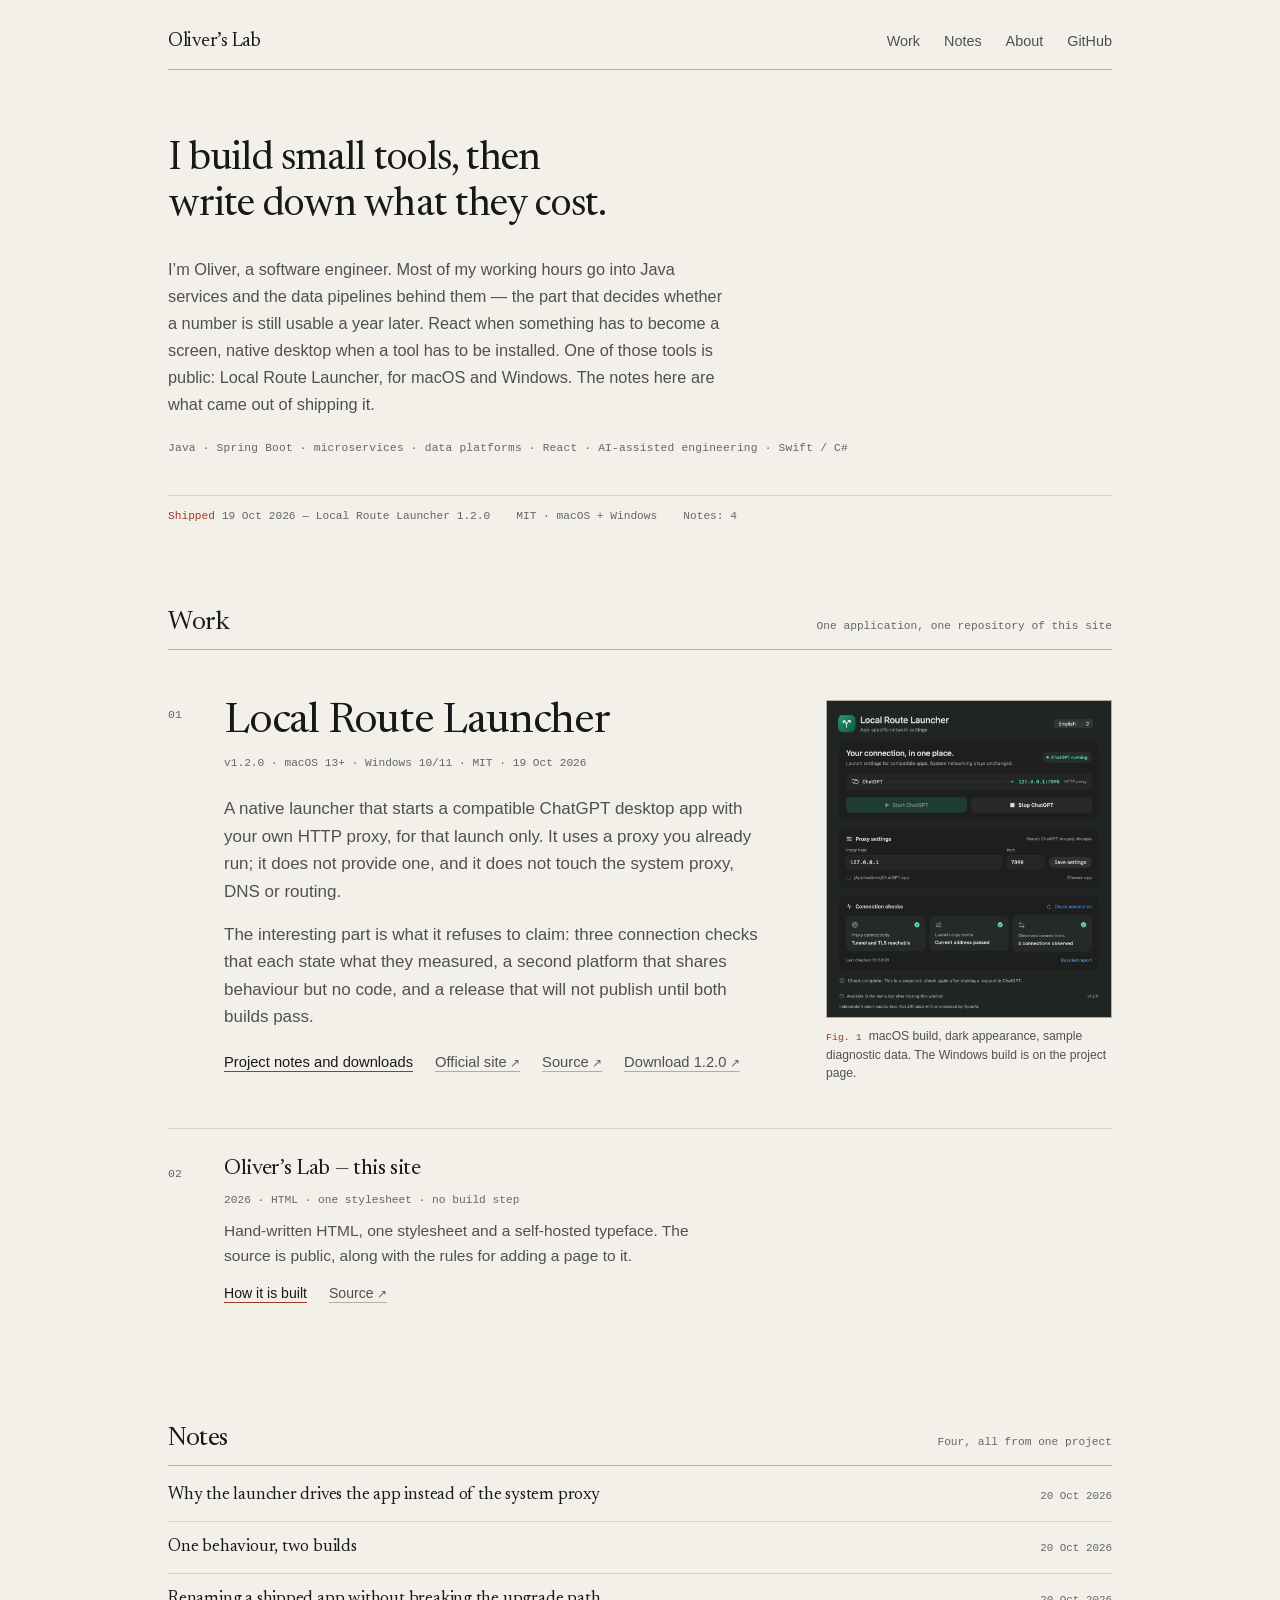
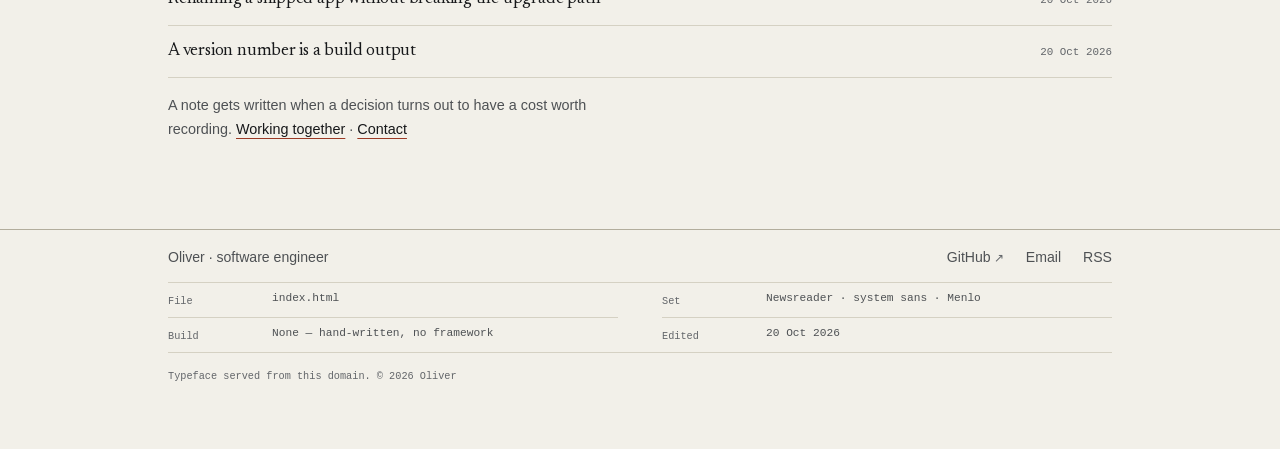
<file: index.html>
<!doctype html>
<html lang="en">
<head>
<meta charset="utf-8">
<meta name="viewport" content="width=device-width, initial-scale=1">
<title>Oliver’s Lab — back-end, data platforms, small tools</title>
<meta name="description" content="Oliver writes Java services and data platforms by trade, and native desktop tools on the side. Local Route Launcher is public for macOS and Windows.">
<link rel="canonical" href="https://oliver804.github.io/">
<meta name="robots" content="index, follow, max-image-preview:large">
<meta name="theme-color" content="#f2f0e9">
<meta name="google-site-verification" content="8eRDF6N91aW9TyLi74Nr5WRXzjcHKN9oCjXirlSPpRA">
<meta name="msvalidate.01" content="EFB17702F2A75AF7F82DA13C6CEB2285" />
<meta property="og:type" content="website">
<meta property="og:site_name" content="Oliver’s Lab">
<meta property="og:title" content="Oliver’s Lab — back-end, data platforms, small tools">
<meta property="og:description" content="Java services, data platforms, and one native desktop tool that is public for macOS and Windows.">
<meta property="og:url" content="https://oliver804.github.io/">
<meta property="og:locale" content="en_US">
<meta property="og:image" content="https://oliver804.github.io/assets/img/og-card.png">
<meta property="og:image:width" content="1200">
<meta property="og:image:height" content="630">
<meta name="twitter:card" content="summary_large_image">
<meta name="author" content="Oliver">
<meta property="og:image:alt" content="Oliver’s Lab — back-end engineer, data platforms, small tools">
<meta name="twitter:title" content="Oliver’s Lab — back-end engineer, data platforms, small tools">
<meta name="twitter:description" content="Java services, data platforms, and one native desktop tool that is public for macOS and Windows.">
<meta name="twitter:image" content="https://oliver804.github.io/assets/img/og-card.png">
<meta name="twitter:image:alt" content="Oliver’s Lab — back-end engineer, data platforms, small tools">
<script type="application/ld+json">
{
  "@context": "https://schema.org",
  "@graph": [
    {
      "@type": "Person",
      "@id": "https://oliver804.github.io/#person",
      "name": "Oliver",
      "url": "https://oliver804.github.io/",
      "jobTitle": "Software engineer",
      "description": "Software engineer working on Java services, data platforms and front-end code, and building native desktop tools.",
      "knowsAbout": [
        "Software engineering",
        "Java",
        "Spring Boot",
        "Microservices",
        "Data engineering",
        "Data platforms",
        "Data quality",
        "React",
        "AI-assisted development",
        "Cross-platform desktop applications"
      ],
      "sameAs": [
        "https://github.com/oliver804"
      ]
    },
    {
      "@type": "WebSite",
      "@id": "https://oliver804.github.io/#website",
      "url": "https://oliver804.github.io/",
      "name": "Oliver's Lab",
      "description": "Software engineer working in Java services and data platforms, with one public desktop tool and the notes that came out of building it.",
      "inLanguage": "en",
      "publisher": {
        "@id": "https://oliver804.github.io/#person"
      }
    },
    {
      "@type": "ItemList",
      "@id": "https://oliver804.github.io/#work",
      "name": "Work",
      "itemListElement": [
        {
          "@type": "ListItem",
          "position": 1,
          "url": "https://oliver804.github.io/projects/local-route-launcher/",
          "name": "Local Route Launcher"
        },
        {
          "@type": "ListItem",
          "position": 2,
          "url": "https://oliver804.github.io/about/#colophon",
          "name": "Oliver's Lab — this site"
        }
      ]
    }
  ]
}
</script>
<link rel="icon" href="/assets/img/favicon.svg" type="image/svg+xml">
<link rel="alternate" type="application/rss+xml" title="Oliver’s Lab — notes" href="/feed.xml">
<link rel="preload" href="/assets/fonts/newsreader-roman.woff2" as="font" type="font/woff2" crossorigin>
<link rel="stylesheet" href="/assets/css/style.css">
<!-- Analytics: Google Analytics 4 + Microsoft Clarity. Copy this whole block into every new page. -->
<script async src="https://www.googletagmanager.com/gtag/js?id=G-472VKF5Y95"></script>
<script>
window.dataLayer = window.dataLayer || [];
function gtag(){dataLayer.push(arguments);}
gtag('js', new Date());
gtag('config', 'G-472VKF5Y95');
</script>
<script type="text/javascript">
(function(c,l,a,r,i,t,y){
c[a]=c[a]||function(){(c[a].q=c[a].q||[]).push(arguments)};
t=l.createElement(r);t.async=1;t.src="https://www.clarity.ms/tag/"+i;
y=l.getElementsByTagName(r)[0];y.parentNode.insertBefore(t,y);
})(window, document, "clarity", "script", "z0l2ymgxa3");
</script>
</head>
<body>

<a class="skip" href="#main">Skip to content</a>

<header class="site-head">
  <div class="wrap">
    <div class="masthead">
      <a class="brand" href="/">Oliver’s Lab</a>
      <nav class="nav" aria-label="Primary">
        <a href="/projects/">Work</a>
        <a href="/writing/">Notes</a>
        <a href="/about/">About</a>
        <a href="https://github.com/oliver804">GitHub</a>
      </nav>
    </div>
  </div>
</header>

<main id="main">

  <section class="intro">
    <div class="wrap">
      <h1>I build small tools, then write down what they cost.</h1>
      <p class="bio">I’m Oliver, a software engineer. Most of my working hours go into Java services and the data pipelines behind them — the part that decides whether a number is still usable a year later. React when something has to become a screen, native desktop when a tool has to be installed. One of those tools is public: Local Route Launcher, for macOS and Windows. The notes here are what came out of shipping it.</p>
      <p class="mono stack">Java · Spring Boot · microservices · data platforms · React · AI-assisted engineering · Swift / C#</p>
      <p class="statusline">
        <span><b>Shipped</b> 19 Oct 2026 — Local Route Launcher 1.2.0</span>
        <span>MIT · macOS + Windows</span>
        <span>Notes: 4</span>
      </p>
    </div>
  </section>

  <section class="sec sec--work" id="work">
    <div class="wrap">
      <div class="sec-head">
        <h2>Work</h2>
        <p class="sec-note">One application, one repository of this site</p>
      </div>

      <ol class="work">
        <li class="work-item">
          <div class="work-num">01</div>
          <div class="work-main work-main--split">
            <div>
              <div class="work-top">
                <h3 class="work-name"><a href="/projects/local-route-launcher/">Local Route Launcher</a></h3>
              </div>
              <p class="work-facts">v1.2.0 · macOS 13+ · Windows 10/11 · MIT · 19 Oct 2026</p>
              <div class="work-copy">
                <p>A native launcher that starts a compatible ChatGPT desktop app with your own HTTP proxy, for that launch only. It uses a proxy you already run; it does not provide one, and it does not touch the system proxy, DNS or routing.</p>
                <p>The interesting part is what it refuses to claim: three connection checks that each state what they measured, a second platform that shares behaviour but no code, and a release that will not publish until both builds pass.</p>
              </div>
              <p class="work-links">
                <a href="/projects/local-route-launcher/">Project notes and downloads</a>
                <a class="is-muted ext" href="https://oliver804.github.io/ChatGPT-Proxy-Launcher/en/">Official site</a>
                <a class="is-muted ext" href="https://github.com/oliver804/ChatGPT-Proxy-Launcher">Source</a>
                <a class="is-muted ext" href="https://github.com/oliver804/ChatGPT-Proxy-Launcher/releases/tag/v1.2.0">Download 1.2.0</a>
              </p>
            </div>
            <figure class="fig">
              <img src="/assets/img/launcher-macos.png" width="990" height="1100" alt="The macOS build in dark appearance: a saved proxy address, start and stop controls, and three connection checks reporting tunnel reachability, launch arguments and observed connections." decoding="async" fetchpriority="high">
              <figcaption><span class="fig-n">Fig. 1</span>macOS build, dark appearance, sample diagnostic data. The Windows build is on the project page.</figcaption>
            </figure>
          </div>
        </li>

        <li class="work-item work-item--compact">
          <div class="work-num">02</div>
          <div class="work-main">
            <div class="work-top">
              <h3 class="work-name"><a href="/about/#colophon">Oliver’s Lab — this site</a></h3>
            </div>
            <p class="work-facts">2026 · HTML · one stylesheet · no build step</p>
            <div class="work-copy">
              <p>Hand-written HTML, one stylesheet and a self-hosted typeface. The source is public, along with the rules for adding a page to it.</p>
            </div>
            <p class="work-links">
              <a href="/about/#colophon">How it is built</a>
              <a class="is-muted ext" href="https://github.com/oliver804/oliver804.github.io">Source</a>
            </p>
          </div>
        </li>
      </ol>
    </div>
  </section>

  <section class="sec sec--notes" id="notes">
    <div class="wrap">
      <div class="sec-head">
        <h2>Notes</h2>
        <p class="sec-note">Four, all from one project</p>
      </div>
      <ul class="notes">
        <li>
          <a href="/writing/why-the-launcher-drives-the-app/">
            <span class="note-title">Why the launcher drives the app instead of the system proxy</span>
            <span class="note-date"><time datetime="2026-10-20">20 Oct 2026</time></span>
          </a>
        </li>
        <li>
          <a href="/writing/one-behaviour-two-builds/">
            <span class="note-title">One behaviour, two builds</span>
            <span class="note-date"><time datetime="2026-10-20">20 Oct 2026</time></span>
          </a>
        </li>
        <li>
          <a href="/writing/renaming-a-shipped-app/">
            <span class="note-title">Renaming a shipped app without breaking the upgrade path</span>
            <span class="note-date"><time datetime="2026-10-20">20 Oct 2026</time></span>
          </a>
        </li>
        <li>
          <a href="/writing/a-version-number-is-a-build-output/">
            <span class="note-title">A version number is a build output</span>
            <span class="note-date"><time datetime="2026-10-20">20 Oct 2026</time></span>
          </a>
        </li>
      </ul>
      <p class="small notes-foot">A note gets written when a decision turns out to have a cost worth recording. <a class="link" href="/about/#working-together">Working together</a> · <a class="link" href="/about/#contact">Contact</a></p>
    </div>
  </section>

</main>

<footer class="site-foot">
  <div class="wrap">
    <div class="foot-nav">
      <span>Oliver · software engineer</span>
      <nav class="foot-links" aria-label="Footer">
        <a class="ext" href="https://github.com/oliver804">GitHub</a>
        <a href="mailto:oliver804x@gmail.com">Email</a>
        <a href="/feed.xml">RSS</a>
      </nav>
    </div>
    <dl class="tblock">
      <div><dt>File</dt><dd>index.html</dd></div>
      <div><dt>Set</dt><dd>Newsreader · system sans · Menlo</dd></div>
      <div><dt>Build</dt><dd>None — hand-written, no framework</dd></div>
      <div><dt>Edited</dt><dd><time datetime="2026-10-20">20 Oct 2026</time></dd></div>
    </dl>
    <p class="colophon">Typeface served from this domain. © 2026 Oliver</p>
  </div>
</footer>

</body>
</html>
</file>
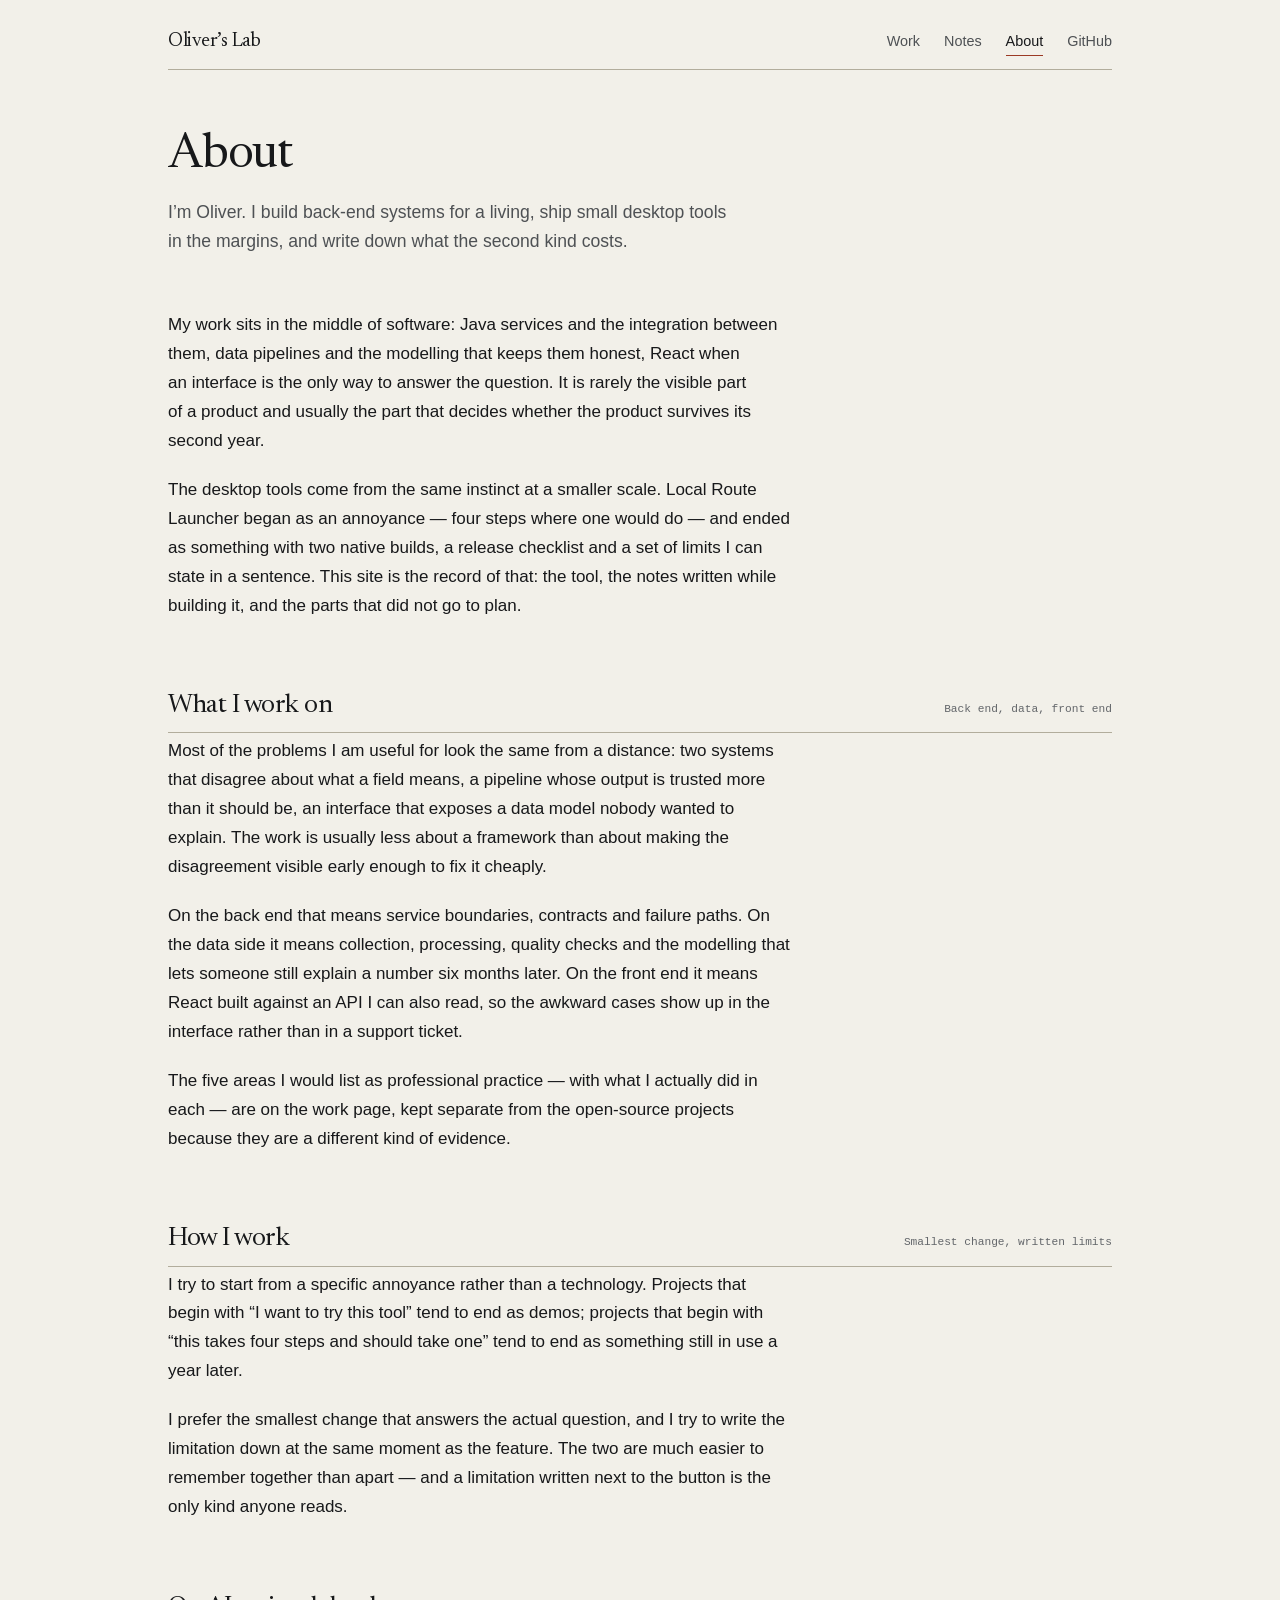
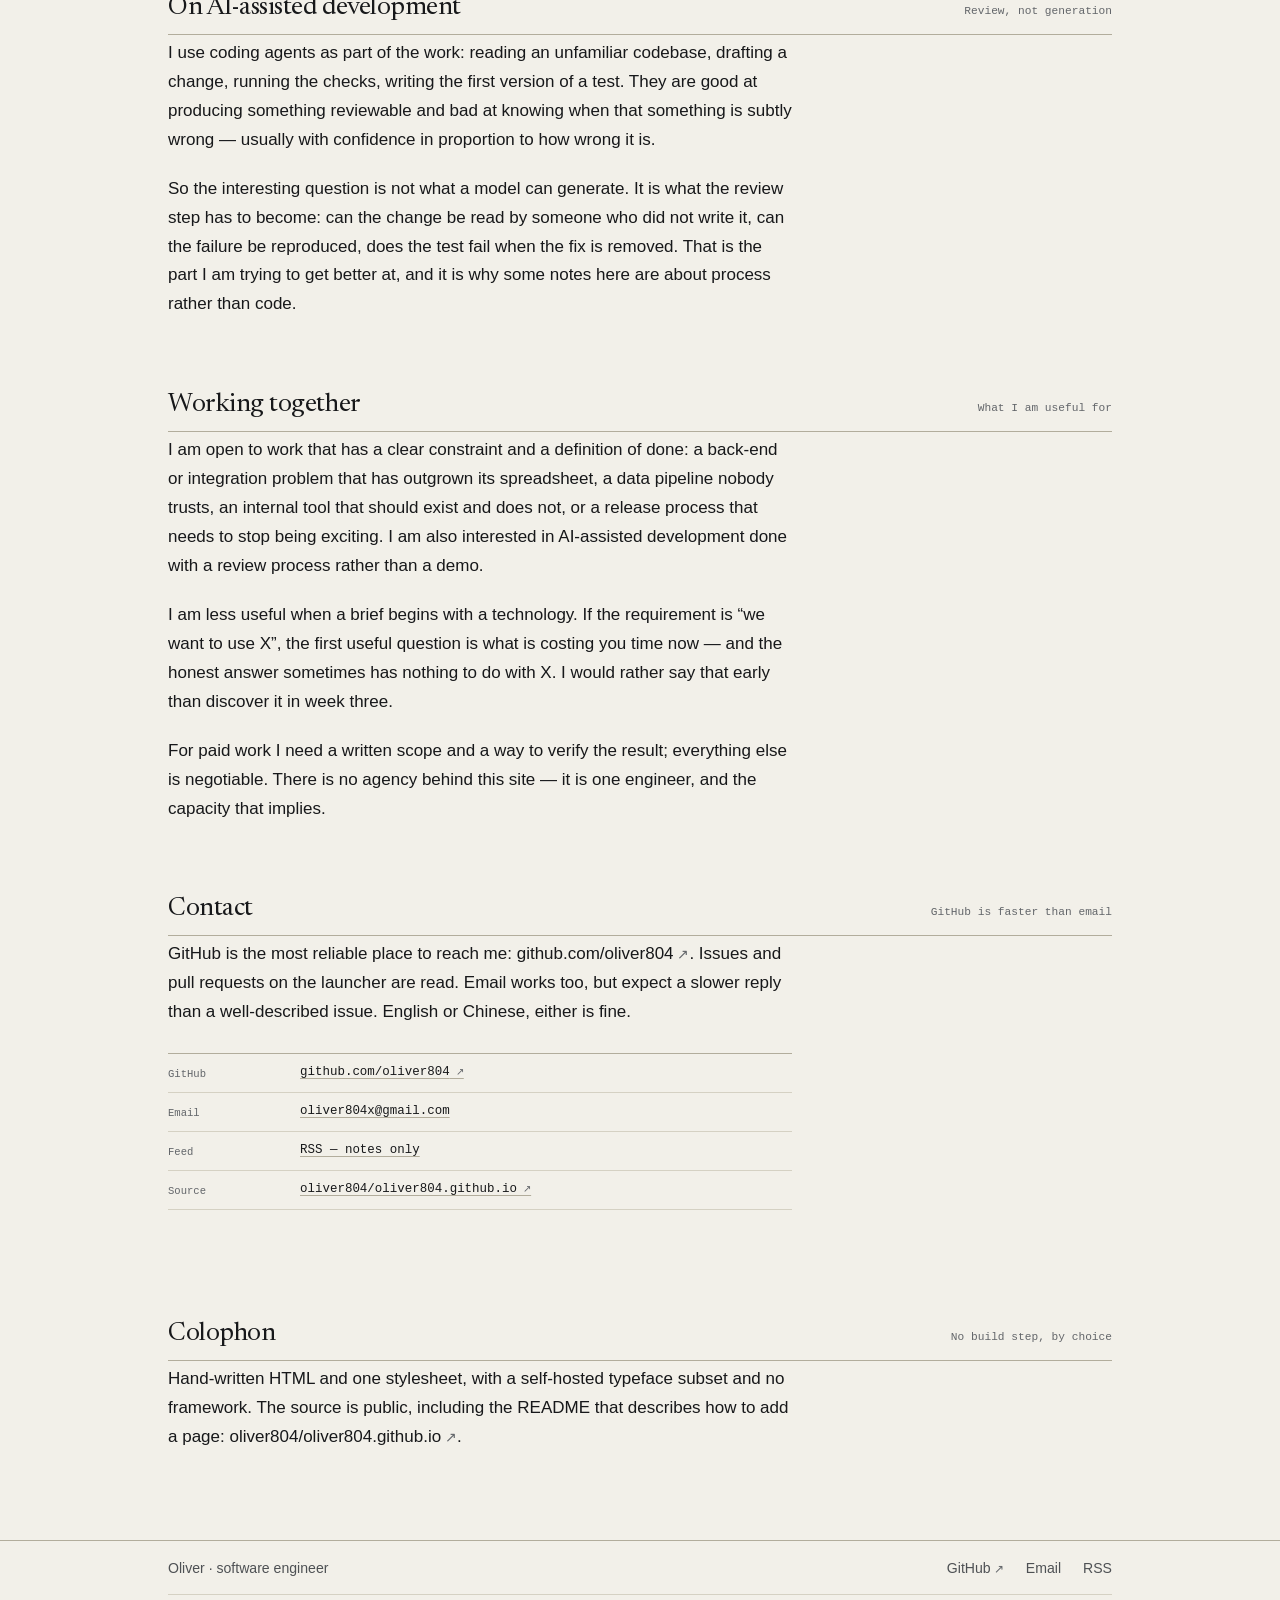
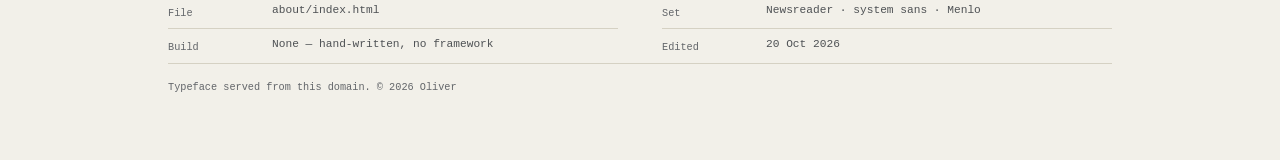
<file: about/index.html>
<!doctype html>
<html lang="en">
<head>
<meta charset="utf-8">
<meta name="viewport" content="width=device-width, initial-scale=1">
<title>About — back-end and data engineer</title>
<meta name="description" content="Oliver works on Java services, data platforms and front-end code, builds desktop tools on the side, and says plainly what he is useful for.">
<link rel="canonical" href="https://oliver804.github.io/about/">
<meta name="robots" content="index, follow, max-image-preview:large">
<meta name="theme-color" content="#f2f0e9">
<meta property="og:type" content="website">
<meta property="og:site_name" content="Oliver’s Lab">
<meta property="og:title" content="About — back-end and data engineer, occasional tool builder">
<meta property="og:description" content="What Oliver works on, how the work gets done, and what kinds of collaboration are worth an email.">
<meta property="og:url" content="https://oliver804.github.io/about/">
<meta property="og:locale" content="en_US">
<meta property="og:image" content="https://oliver804.github.io/assets/img/og-card.png">
<meta name="twitter:card" content="summary_large_image">
<meta name="author" content="Oliver">
<meta property="og:image:alt" content="About — back-end and data engineer, occasional tool builder">
<meta name="twitter:title" content="About — back-end and data engineer, occasional tool builder">
<meta name="twitter:description" content="What Oliver works on, how the work gets done, and what kinds of collaboration are worth an email.">
<meta name="twitter:image" content="https://oliver804.github.io/assets/img/og-card.png">
<meta name="twitter:image:alt" content="About — back-end and data engineer, occasional tool builder">
<script type="application/ld+json">
{
  "@context": "https://schema.org",
  "@type": "AboutPage",
  "@id": "https://oliver804.github.io/about/#about",
  "url": "https://oliver804.github.io/about/",
  "name": "About — Oliver’s Lab",
  "description": "Oliver works on Java services, data platforms and front-end code, builds native desktop tools on the side, and describes what he is useful for in a collaboration.",
  "inLanguage": "en",
  "mainEntity": {
    "@id": "https://oliver804.github.io/#person"
  }
}
</script>
<link rel="icon" href="/assets/img/favicon.svg" type="image/svg+xml">
<link rel="alternate" type="application/rss+xml" title="Oliver’s Lab — notes" href="/feed.xml">
<link rel="preload" href="/assets/fonts/newsreader-roman.woff2" as="font" type="font/woff2" crossorigin>
<link rel="stylesheet" href="/assets/css/style.css">
<!-- Analytics: Google Analytics 4 + Microsoft Clarity. Copy this whole block into every new page. -->
<script async src="https://www.googletagmanager.com/gtag/js?id=G-472VKF5Y95"></script>
<script>
window.dataLayer = window.dataLayer || [];
function gtag(){dataLayer.push(arguments);}
gtag('js', new Date());
gtag('config', 'G-472VKF5Y95');
</script>
<script type="text/javascript">
(function(c,l,a,r,i,t,y){
c[a]=c[a]||function(){(c[a].q=c[a].q||[]).push(arguments)};
t=l.createElement(r);t.async=1;t.src="https://www.clarity.ms/tag/"+i;
y=l.getElementsByTagName(r)[0];y.parentNode.insertBefore(t,y);
})(window, document, "clarity", "script", "z0l2ymgxa3");
</script>
</head>
<body>

<a class="skip" href="#main">Skip to content</a>

<header class="site-head">
  <div class="wrap">
    <div class="masthead">
      <a class="brand" href="/">Oliver’s Lab</a>
      <nav class="nav" aria-label="Primary">
        <a href="/projects/">Work</a>
        <a href="/writing/">Notes</a>
        <a href="/about/" aria-current="page">About</a>
        <a href="https://github.com/oliver804">GitHub</a>
      </nav>
    </div>
  </div>
</header>

<main id="main">

  <div class="page-head">
    <div class="wrap">
      <h1>About</h1>
      <p class="lede">I’m Oliver. I build back-end systems for a living, ship small desktop tools in the margins, and write down what the second kind costs.</p>
    </div>
  </div>

  <section class="sec">
    <div class="wrap">
      <div class="case">
        <p>My work sits in the middle of software: Java services and the integration between them, data pipelines and the modelling that keeps them honest, React when an interface is the only way to answer the question. It is rarely the visible part of a product and usually the part that decides whether the product survives its second year.</p>
        <p>The desktop tools come from the same instinct at a smaller scale. Local Route Launcher began as an annoyance — four steps where one would do — and ended as something with two native builds, a release checklist and a set of limits I can state in a sentence. This site is the record of that: the tool, the notes written while building it, and the parts that did not go to plan.</p>
      </div>
    </div>
  </section>

  <section class="sec">
    <div class="wrap">
      <div class="sec-head">
        <h2>What I work on</h2>
        <p class="sec-note">Back end, data, front end</p>
      </div>
      <div class="case">
        <p>Most of the problems I am useful for look the same from a distance: two systems that disagree about what a field means, a pipeline whose output is trusted more than it should be, an interface that exposes a data model nobody wanted to explain. The work is usually less about a framework than about making the disagreement visible early enough to fix it cheaply.</p>
        <p>On the back end that means service boundaries, contracts and failure paths. On the data side it means collection, processing, quality checks and the modelling that lets someone still explain a number six months later. On the front end it means React built against an API I can also read, so the awkward cases show up in the interface rather than in a support ticket.</p>
        <p>The five areas I would list as professional practice — with what I actually did in each — are on the <a href="/projects/#experience">work page</a>, kept separate from the open-source projects because they are a different kind of evidence.</p>
      </div>
    </div>
  </section>

  <section class="sec">
    <div class="wrap">
      <div class="sec-head">
        <h2>How I work</h2>
        <p class="sec-note">Smallest change, written limits</p>
      </div>
      <div class="case">
        <p>I try to start from a specific annoyance rather than a technology. Projects that begin with “I want to try this tool” tend to end as demos; projects that begin with “this takes four steps and should take one” tend to end as something still in use a year later.</p>
        <p>I prefer the smallest change that answers the actual question, and I try to write the limitation down at the same moment as the feature. The two are much easier to remember together than apart — and a limitation written next to the button is the only kind anyone reads.</p>
      </div>
    </div>
  </section>

  <section class="sec">
    <div class="wrap">
      <div class="sec-head">
        <h2>On AI-assisted development</h2>
        <p class="sec-note">Review, not generation</p>
      </div>
      <div class="case">
        <p>I use coding agents as part of the work: reading an unfamiliar codebase, drafting a change, running the checks, writing the first version of a test. They are good at producing something reviewable and bad at knowing when that something is subtly wrong — usually with confidence in proportion to how wrong it is.</p>
        <p>So the interesting question is not what a model can generate. It is what the review step has to become: can the change be read by someone who did not write it, can the failure be reproduced, does the test fail when the fix is removed. That is the part I am trying to get better at, and it is why some notes here are about process rather than code.</p>
      </div>
    </div>
  </section>

  <section class="sec" id="working-together">
    <div class="wrap">
      <div class="sec-head">
        <h2>Working together</h2>
        <p class="sec-note">What I am useful for</p>
      </div>
      <div class="case">
        <p>I am open to work that has a clear constraint and a definition of done: a back-end or integration problem that has outgrown its spreadsheet, a data pipeline nobody trusts, an internal tool that should exist and does not, or a release process that needs to stop being exciting. I am also interested in AI-assisted development done with a review process rather than a demo.</p>
        <p>I am less useful when a brief begins with a technology. If the requirement is “we want to use X”, the first useful question is what is costing you time now — and the honest answer sometimes has nothing to do with X. I would rather say that early than discover it in week three.</p>
        <p>For paid work I need a written scope and a way to verify the result; everything else is negotiable. There is no agency behind this site — it is one engineer, and the capacity that implies.</p>
      </div>
    </div>
  </section>

  <section class="sec" id="contact">
    <div class="wrap">
      <div class="sec-head">
        <h2>Contact</h2>
        <p class="sec-note">GitHub is faster than email</p>
      </div>
      <div class="case">
        <p>GitHub is the most reliable place to reach me: <a class="ext" href="https://github.com/oliver804">github.com/oliver804</a>. Issues and pull requests on the launcher are read. Email works too, but expect a slower reply than a well-described issue. English or Chinese, either is fine.</p>
      </div>
      <dl class="spec spec--spaced">
        <div><dt>GitHub</dt><dd><a class="ext" href="https://github.com/oliver804">github.com/oliver804</a></dd></div>
        <div><dt>Email</dt><dd><a href="mailto:oliver804x@gmail.com">oliver804x@gmail.com</a></dd></div>
        <div><dt>Feed</dt><dd><a href="/feed.xml">RSS — notes only</a></dd></div>
        <div><dt>Source</dt><dd><a class="ext" href="https://github.com/oliver804/oliver804.github.io">oliver804/oliver804.github.io</a></dd></div>
      </dl>
    </div>
  </section>

  <section class="sec" id="colophon">
    <div class="wrap">
      <div class="sec-head">
        <h2>Colophon</h2>
        <p class="sec-note">No build step, by choice</p>
      </div>
      <div class="case">
        <p>Hand-written HTML and one stylesheet, with a self-hosted typeface subset and no framework. The source is public, including the README that describes how to add a page: <a class="ext" href="https://github.com/oliver804/oliver804.github.io">oliver804/oliver804.github.io</a>.</p>
      </div>
    </div>
  </section>

</main>

<footer class="site-foot">
  <div class="wrap">
    <div class="foot-nav">
      <span>Oliver · software engineer</span>
      <nav class="foot-links" aria-label="Footer">
        <a class="ext" href="https://github.com/oliver804">GitHub</a>
        <a href="mailto:oliver804x@gmail.com">Email</a>
        <a href="/feed.xml">RSS</a>
      </nav>
    </div>
    <dl class="tblock">
      <div><dt>File</dt><dd>about/index.html</dd></div>
      <div><dt>Set</dt><dd>Newsreader · system sans · Menlo</dd></div>
      <div><dt>Build</dt><dd>None — hand-written, no framework</dd></div>
      <div><dt>Edited</dt><dd><time datetime="2026-10-20">20 Oct 2026</time></dd></div>
    </dl>
    <p class="colophon">Typeface served from this domain. © 2026 Oliver</p>
  </div>
</footer>

</body>
</html>
</file>
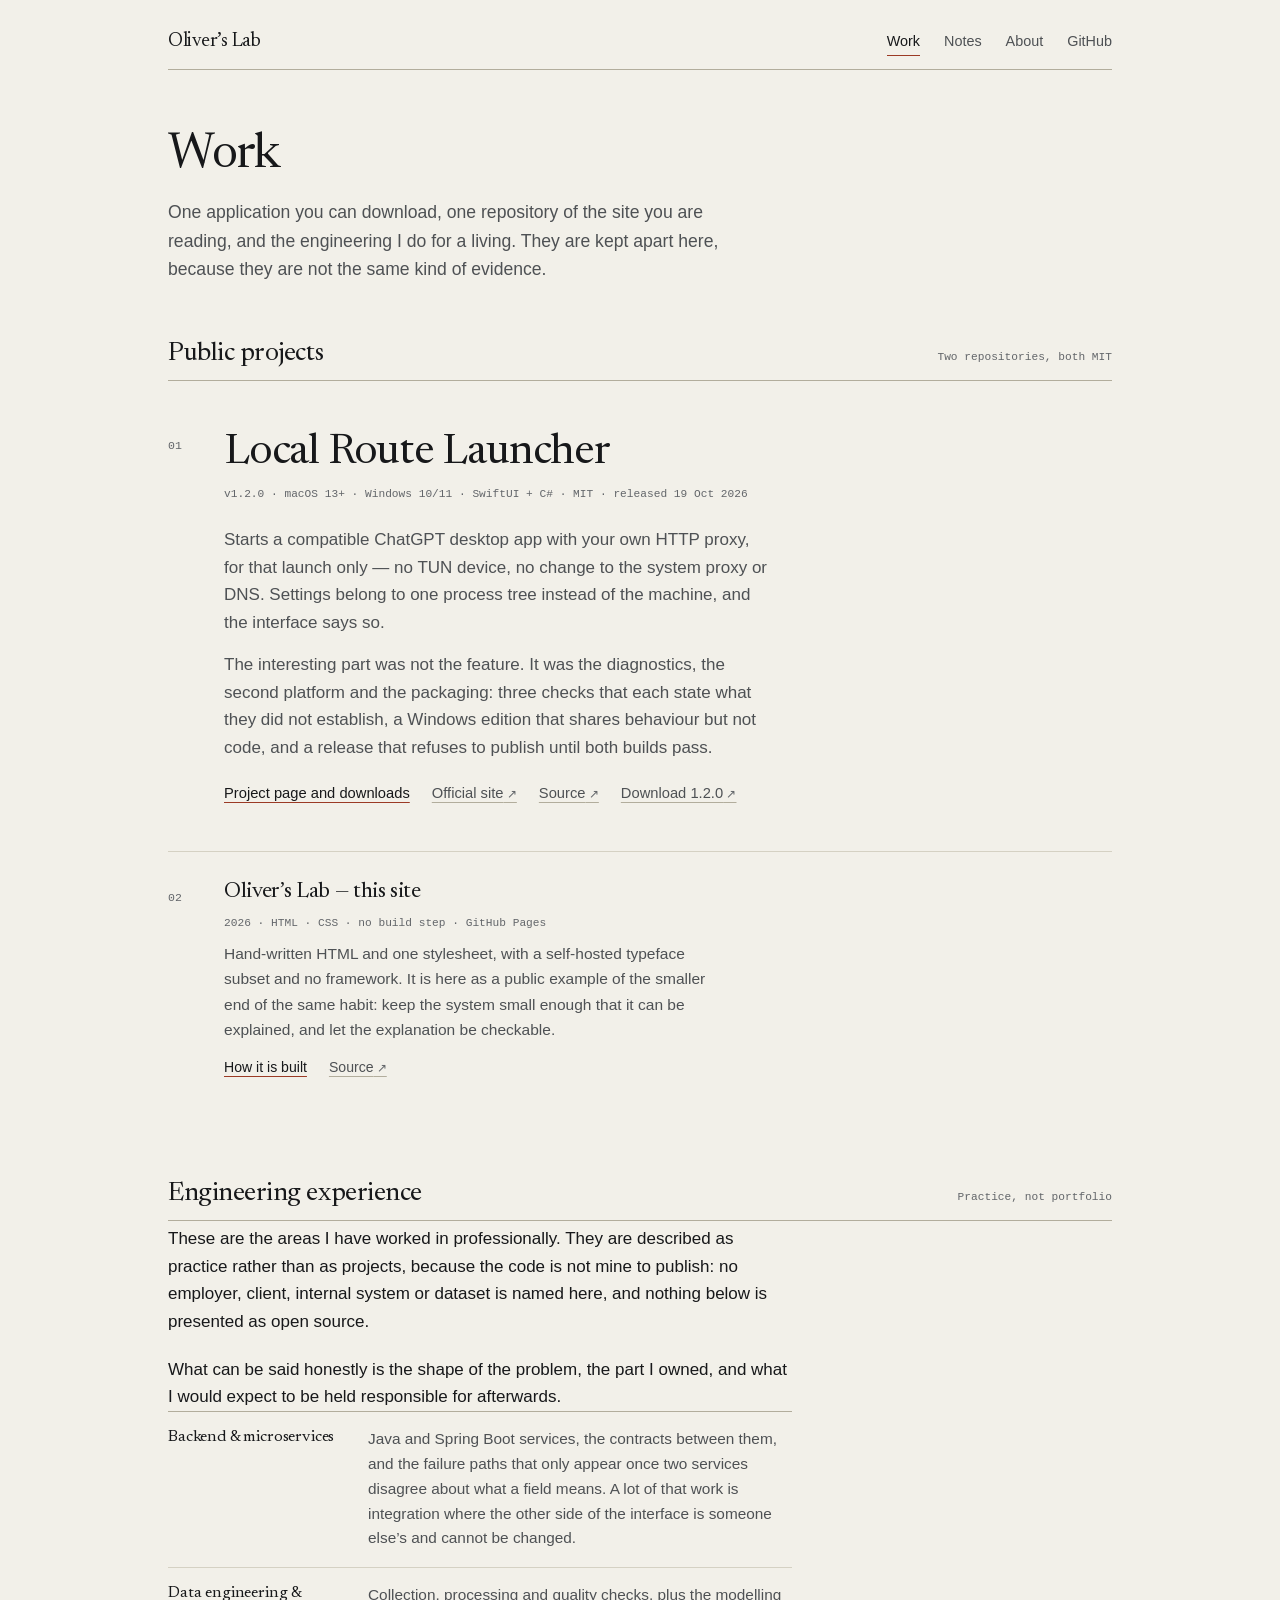
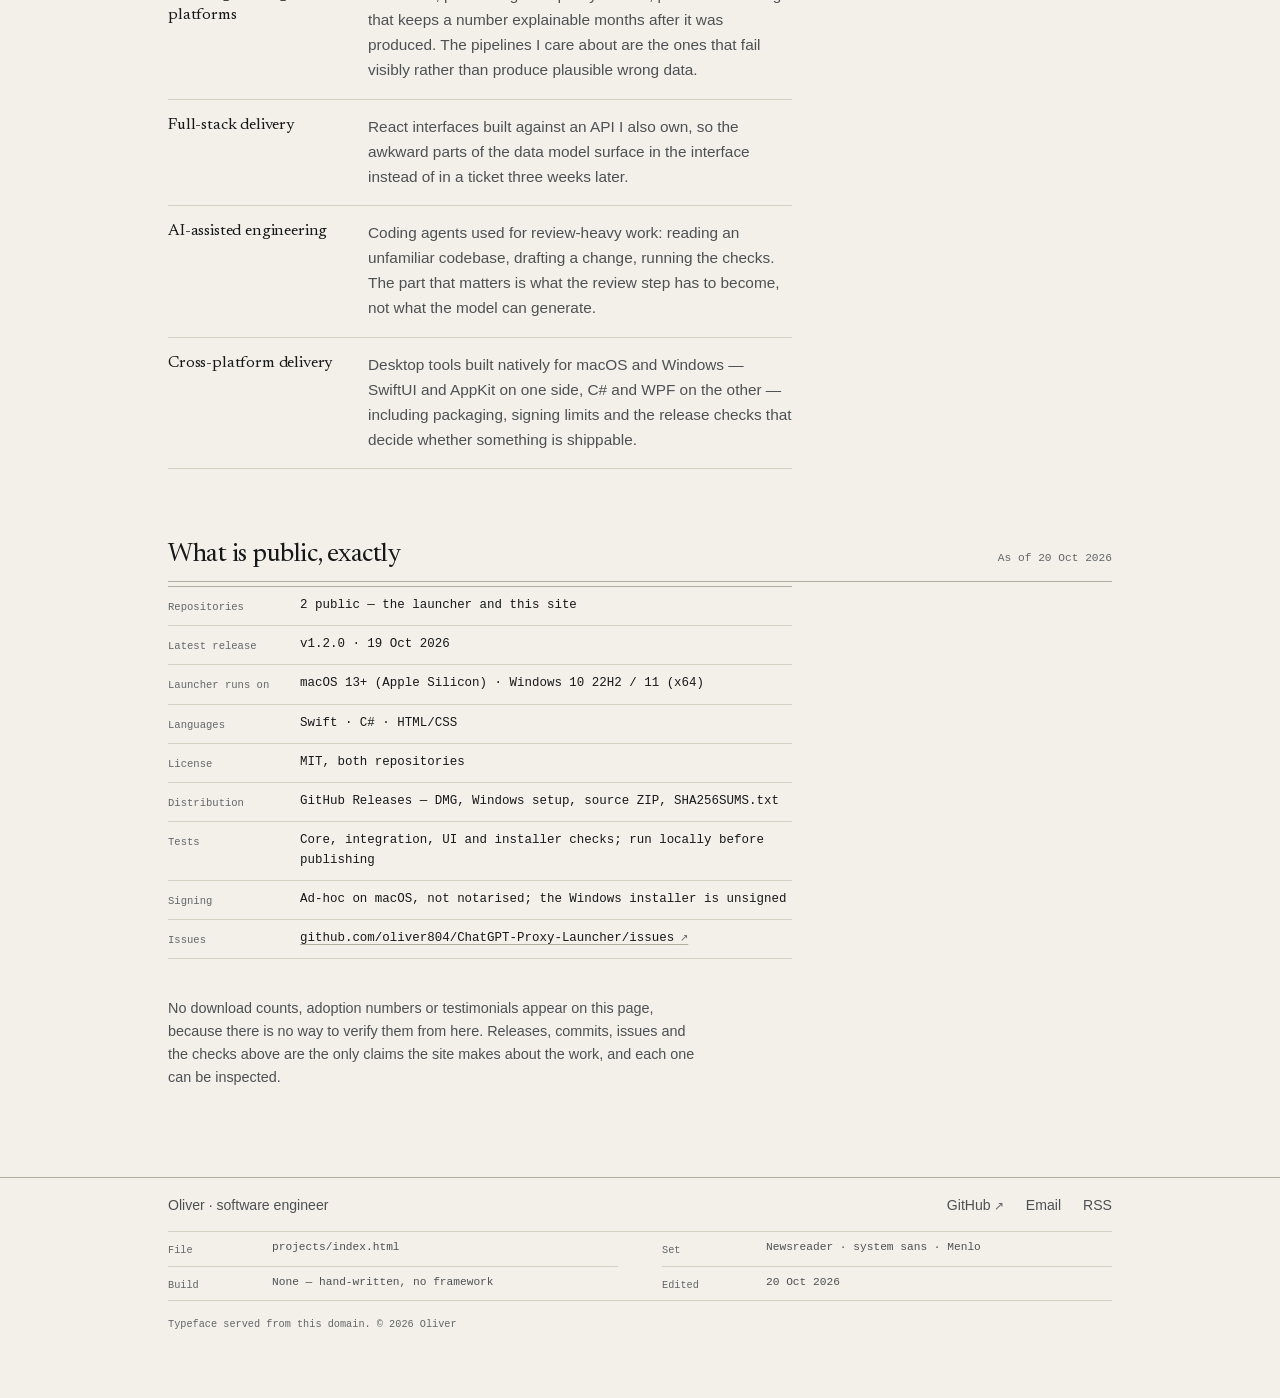
<file: projects/index.html>
<!doctype html>
<html lang="en">
<head>
<meta charset="utf-8">
<meta name="viewport" content="width=device-width, initial-scale=1">
<title>Work — projects and engineering practice</title>
<meta name="description" content="Local Route Launcher for macOS and Windows, the source of this site, and the five engineering areas Oliver works in professionally. Kept apart on purpose.">
<link rel="canonical" href="https://oliver804.github.io/projects/">
<meta name="robots" content="index, follow, max-image-preview:large">
<meta name="theme-color" content="#f2f0e9">
<meta property="og:type" content="website">
<meta property="og:site_name" content="Oliver’s Lab">
<meta property="og:title" content="Work — a public desktop tool, this site, and engineering practice">
<meta property="og:description" content="One downloadable application, one public repository, and the five areas Oliver works in professionally — kept apart, because they are different kinds of evidence.">
<meta property="og:url" content="https://oliver804.github.io/projects/">
<meta property="og:locale" content="en_US">
<meta property="og:image" content="https://oliver804.github.io/assets/img/og-card.png">
<meta name="twitter:card" content="summary_large_image">
<meta name="author" content="Oliver">
<meta property="og:image:alt" content="Work — a public desktop tool, this site, and engineering practice">
<meta name="twitter:title" content="Work — a public desktop tool, this site, and engineering practice">
<meta name="twitter:description" content="Local Route Launcher for macOS and Windows, the source of this site, and the engineering areas Oliver works in.">
<meta name="twitter:image" content="https://oliver804.github.io/assets/img/og-card.png">
<meta name="twitter:image:alt" content="Work — a public desktop tool, this site, and engineering practice">
<script type="application/ld+json">
{
  "@context": "https://schema.org",
  "@type": "CollectionPage",
  "@id": "https://oliver804.github.io/projects/#collection",
  "url": "https://oliver804.github.io/projects/",
  "name": "Work",
  "description": "Local Route Launcher, a native macOS and Windows launcher that gives one app launch its own HTTP proxy; the source of this site; and the engineering areas Oliver works in professionally.",
  "inLanguage": "en",
  "isPartOf": {
    "@id": "https://oliver804.github.io/#website"
  },
  "mainEntity": {
    "@type": "ItemList",
    "itemListElement": [
      {
        "@type": "ListItem",
        "position": 1,
        "url": "https://oliver804.github.io/projects/local-route-launcher/",
        "name": "Local Route Launcher"
      },
      {
        "@type": "ListItem",
        "position": 2,
        "url": "https://github.com/oliver804/oliver804.github.io",
        "name": "Oliver's Lab — this site"
      }
    ]
  }
}
</script>
<link rel="icon" href="/assets/img/favicon.svg" type="image/svg+xml">
<link rel="alternate" type="application/rss+xml" title="Oliver’s Lab — notes" href="/feed.xml">
<link rel="preload" href="/assets/fonts/newsreader-roman.woff2" as="font" type="font/woff2" crossorigin>
<link rel="stylesheet" href="/assets/css/style.css">
<!-- Analytics: Google Analytics 4 + Microsoft Clarity. Copy this whole block into every new page. -->
<script async src="https://www.googletagmanager.com/gtag/js?id=G-472VKF5Y95"></script>
<script>
window.dataLayer = window.dataLayer || [];
function gtag(){dataLayer.push(arguments);}
gtag('js', new Date());
gtag('config', 'G-472VKF5Y95');
</script>
<script type="text/javascript">
(function(c,l,a,r,i,t,y){
c[a]=c[a]||function(){(c[a].q=c[a].q||[]).push(arguments)};
t=l.createElement(r);t.async=1;t.src="https://www.clarity.ms/tag/"+i;
y=l.getElementsByTagName(r)[0];y.parentNode.insertBefore(t,y);
})(window, document, "clarity", "script", "z0l2ymgxa3");
</script>
</head>
<body>

<a class="skip" href="#main">Skip to content</a>

<header class="site-head">
  <div class="wrap">
    <div class="masthead">
      <a class="brand" href="/">Oliver’s Lab</a>
      <nav class="nav" aria-label="Primary">
        <a href="/projects/" aria-current="page">Work</a>
        <a href="/writing/">Notes</a>
        <a href="/about/">About</a>
        <a href="https://github.com/oliver804">GitHub</a>
      </nav>
    </div>
  </div>
</header>

<main id="main">

  <div class="page-head">
    <div class="wrap">
      <h1>Work</h1>
      <p class="lede">One application you can download, one repository of the site you are reading, and the engineering I do for a living. They are kept apart here, because they are not the same kind of evidence.</p>
    </div>
  </div>

  <section class="sec" id="public">
    <div class="wrap">
      <div class="sec-head">
        <h2>Public projects</h2>
        <p class="sec-note">Two repositories, both MIT</p>
      </div>

      <ol class="work">

        <li class="work-item">
          <div class="work-num">01</div>
          <div class="work-main">
            <div class="work-top">
              <h3 class="work-name"><a href="/projects/local-route-launcher/">Local Route Launcher</a></h3>
            </div>
            <p class="work-facts">v1.2.0 · macOS 13+ · Windows 10/11 · SwiftUI + C# · MIT · released 19 Oct 2026</p>
            <div class="work-copy">
              <p>Starts a compatible ChatGPT desktop app with your own HTTP proxy, for that launch only — no TUN device, no change to the system proxy or DNS. Settings belong to one process tree instead of the machine, and the interface says so.</p>
              <p>The interesting part was not the feature. It was the diagnostics, the second platform and the packaging: three checks that each state what they did not establish, a Windows edition that shares behaviour but not code, and a release that refuses to publish until both builds pass.</p>
            </div>
            <p class="work-links">
              <a href="/projects/local-route-launcher/">Project page and downloads</a>
              <a class="is-muted ext" href="https://oliver804.github.io/ChatGPT-Proxy-Launcher/en/">Official site</a>
              <a class="is-muted ext" href="https://github.com/oliver804/ChatGPT-Proxy-Launcher">Source</a>
              <a class="is-muted ext" href="https://github.com/oliver804/ChatGPT-Proxy-Launcher/releases/tag/v1.2.0">Download 1.2.0</a>
            </p>
          </div>
        </li>

        <li class="work-item work-item--compact">
          <div class="work-num">02</div>
          <div class="work-main">
            <div class="work-top">
              <h3 class="work-name"><a href="/about/#colophon">Oliver’s Lab — this site</a></h3>
            </div>
            <p class="work-facts">2026 · HTML · CSS · no build step · GitHub Pages</p>
            <div class="work-copy">
              <p>Hand-written HTML and one stylesheet, with a self-hosted typeface subset and no framework. It is here as a public example of the smaller end of the same habit: keep the system small enough that it can be explained, and let the explanation be checkable.</p>
            </div>
            <p class="work-links">
              <a href="/about/#colophon">How it is built</a>
              <a class="is-muted ext" href="https://github.com/oliver804/oliver804.github.io">Source</a>
            </p>
          </div>
        </li>

      </ol>
    </div>
  </section>

  <section class="sec" id="experience">
    <div class="wrap">
      <div class="sec-head">
        <h2>Engineering experience</h2>
        <p class="sec-note">Practice, not portfolio</p>
      </div>
      <div class="prose">
        <p>These are the areas I have worked in professionally. They are described as practice rather than as projects, because the code is not mine to publish: no employer, client, internal system or dataset is named here, and nothing below is presented as open source.</p>
        <p>What can be said honestly is the shape of the problem, the part I owned, and what I would expect to be held responsible for afterwards.</p>
      </div>

      <dl class="caps">
        <div>
          <dt>Backend &amp; microservices</dt>
          <dd>Java and Spring Boot services, the contracts between them, and the failure paths that only appear once two services disagree about what a field means. A lot of that work is integration where the other side of the interface is someone else’s and cannot be changed.</dd>
        </div>
        <div>
          <dt>Data engineering &amp; platforms</dt>
          <dd>Collection, processing and quality checks, plus the modelling that keeps a number explainable months after it was produced. The pipelines I care about are the ones that fail visibly rather than produce plausible wrong data.</dd>
        </div>
        <div>
          <dt>Full-stack delivery</dt>
          <dd>React interfaces built against an API I also own, so the awkward parts of the data model surface in the interface instead of in a ticket three weeks later.</dd>
        </div>
        <div>
          <dt>AI-assisted engineering</dt>
          <dd>Coding agents used for review-heavy work: reading an unfamiliar codebase, drafting a change, running the checks. The part that matters is what the review step has to become, not what the model can generate.</dd>
        </div>
        <div>
          <dt>Cross-platform delivery</dt>
          <dd>Desktop tools built natively for macOS and Windows — SwiftUI and AppKit on one side, C# and WPF on the other — including packaging, signing limits and the release checks that decide whether something is shippable.</dd>
        </div>
      </dl>
    </div>
  </section>

  <section class="sec" id="facts">
    <div class="wrap">
      <div class="sec-head">
        <h2>What is public, exactly</h2>
        <p class="sec-note">As of 20 Oct 2026</p>
      </div>
      <dl class="spec">
        <div><dt>Repositories</dt><dd>2 public — the launcher and this site</dd></div>
        <div><dt>Latest release</dt><dd>v1.2.0 · 19 Oct 2026</dd></div>
        <div><dt>Launcher runs on</dt><dd>macOS 13+ (Apple Silicon) · Windows 10 22H2 / 11 (x64)</dd></div>
        <div><dt>Languages</dt><dd>Swift · C# · HTML/CSS</dd></div>
        <div><dt>License</dt><dd>MIT, both repositories</dd></div>
        <div><dt>Distribution</dt><dd>GitHub Releases — DMG, Windows setup, source ZIP, SHA256SUMS.txt</dd></div>
        <div><dt>Tests</dt><dd>Core, integration, UI and installer checks; run locally before publishing</dd></div>
        <div><dt>Signing</dt><dd>Ad-hoc on macOS, not notarised; the Windows installer is unsigned</dd></div>
        <div><dt>Issues</dt><dd><a class="ext" href="https://github.com/oliver804/ChatGPT-Proxy-Launcher/issues">github.com/oliver804/ChatGPT-Proxy-Launcher/issues</a></dd></div>
      </dl>
      <div class="prose small">
        <p>No download counts, adoption numbers or testimonials appear on this page, because there is no way to verify them from here. Releases, commits, issues and the checks above are the only claims the site makes about the work, and each one can be inspected.</p>
      </div>
    </div>
  </section>

</main>

<footer class="site-foot">
  <div class="wrap">
    <div class="foot-nav">
      <span>Oliver · software engineer</span>
      <nav class="foot-links" aria-label="Footer">
        <a class="ext" href="https://github.com/oliver804">GitHub</a>
        <a href="mailto:oliver804x@gmail.com">Email</a>
        <a href="/feed.xml">RSS</a>
      </nav>
    </div>
    <dl class="tblock">
      <div><dt>File</dt><dd>projects/index.html</dd></div>
      <div><dt>Set</dt><dd>Newsreader · system sans · Menlo</dd></div>
      <div><dt>Build</dt><dd>None — hand-written, no framework</dd></div>
      <div><dt>Edited</dt><dd><time datetime="2026-10-20">20 Oct 2026</time></dd></div>
    </dl>
    <p class="colophon">Typeface served from this domain. © 2026 Oliver</p>
  </div>
</footer>

</body>
</html>
</file>
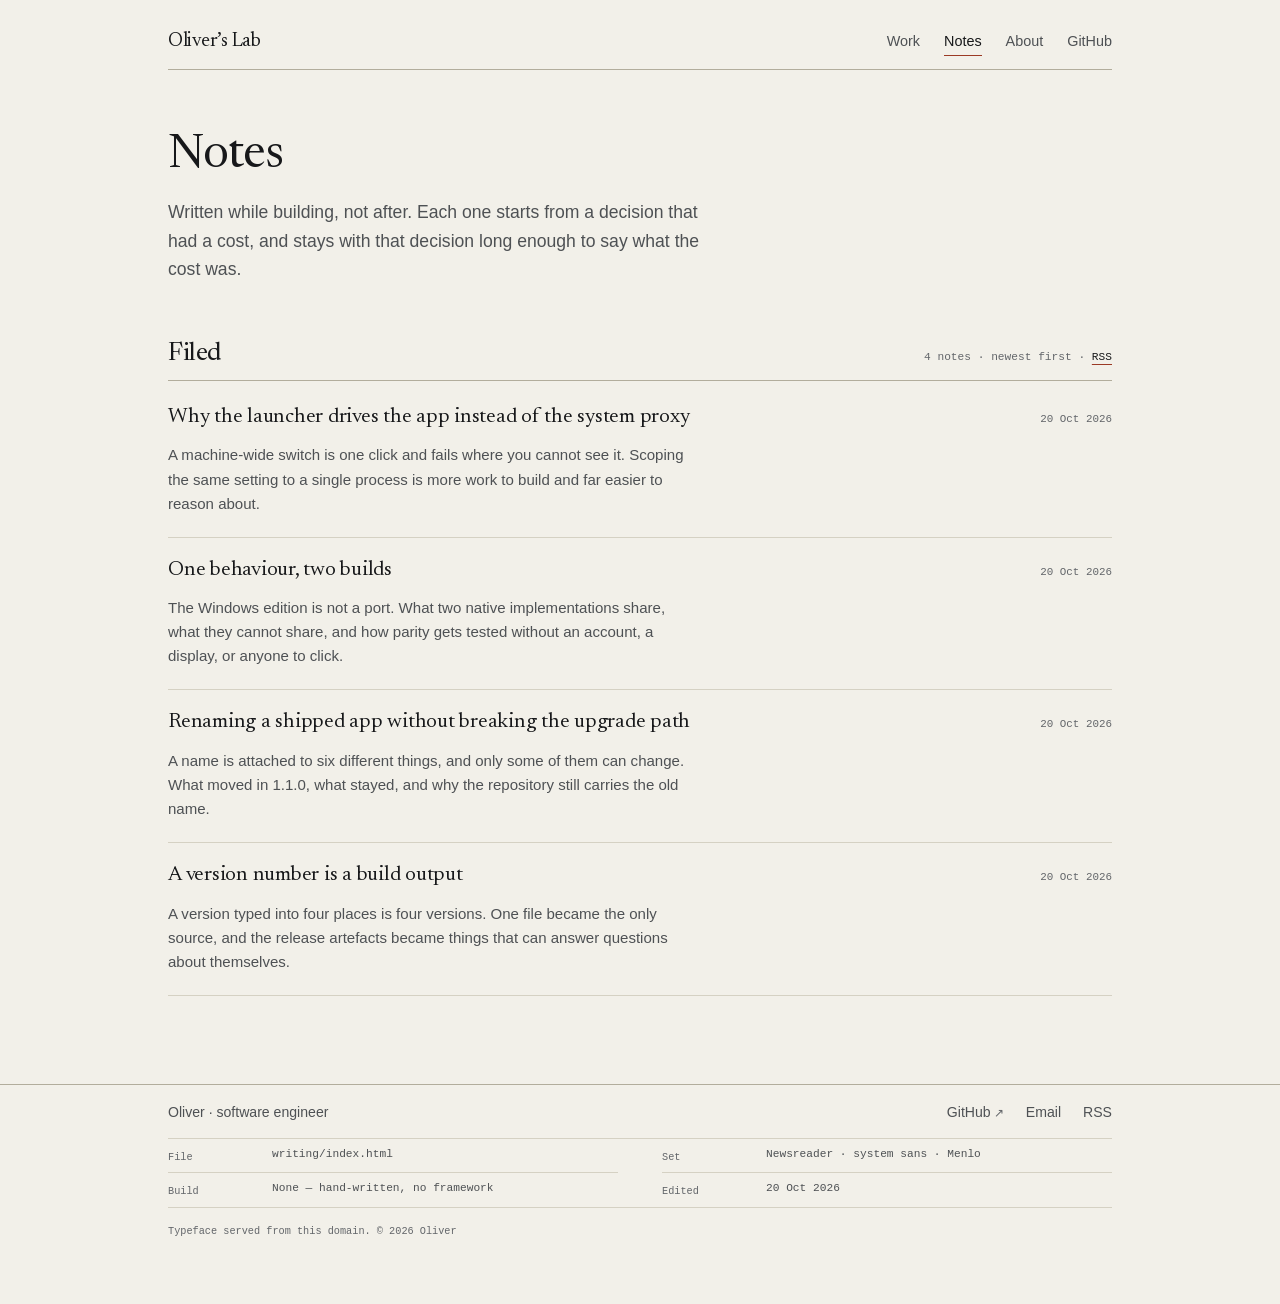
<file: writing/index.html>
<!doctype html>
<html lang="en">
<head>
<meta charset="utf-8">
<meta name="viewport" content="width=device-width, initial-scale=1">
<title>Notes — Oliver’s Lab</title>
<meta name="description" content="Four notes from building Local Route Launcher: scoping a change to one process, two native builds, a rename, and a release that can be checked.">
<link rel="canonical" href="https://oliver804.github.io/writing/">
<meta name="robots" content="index, follow, max-image-preview:large">
<meta name="theme-color" content="#f2f0e9">
<meta property="og:type" content="website">
<meta property="og:site_name" content="Oliver’s Lab">
<meta property="og:title" content="Notes — Oliver’s Lab">
<meta property="og:description" content="Notes written while building, not after. Four so far.">
<meta property="og:url" content="https://oliver804.github.io/writing/">
<meta property="og:locale" content="en_US">
<meta property="og:image" content="https://oliver804.github.io/assets/img/og-card.png">
<meta name="twitter:card" content="summary_large_image">
<meta name="author" content="Oliver">
<meta property="og:image:alt" content="Notes — Oliver’s Lab">
<meta name="twitter:title" content="Notes — Oliver’s Lab">
<meta name="twitter:description" content="Four notes from building Local Route Launcher: scoping a change to one process, keeping two native builds in step, renaming a shipped app, and packaging a release that can be checked.">
<meta name="twitter:image" content="https://oliver804.github.io/assets/img/og-card.png">
<meta name="twitter:image:alt" content="Notes — Oliver’s Lab">
<script type="application/ld+json">
{
  "@context": "https://schema.org",
  "@type": "Blog",
  "@id": "https://oliver804.github.io/writing/#blog",
  "url": "https://oliver804.github.io/writing/",
  "name": "Notes",
  "description": "Four notes from building Local Route Launcher: scoping a change to one process, keeping two native builds in step, renaming a shipped app, and packaging a release that can be checked.",
  "inLanguage": "en",
  "publisher": {
    "@id": "https://oliver804.github.io/#person"
  },
  "blogPost": [
    {"@type": "BlogPosting", "headline": "Why the launcher drives the app instead of the system proxy", "url": "https://oliver804.github.io/writing/why-the-launcher-drives-the-app/", "datePublished": "2026-10-20"},
    {"@type": "BlogPosting", "headline": "One behaviour, two builds", "url": "https://oliver804.github.io/writing/one-behaviour-two-builds/", "datePublished": "2026-10-20"},
    {"@type": "BlogPosting", "headline": "Renaming a shipped app without breaking the upgrade path", "url": "https://oliver804.github.io/writing/renaming-a-shipped-app/", "datePublished": "2026-10-20"},
    {"@type": "BlogPosting", "headline": "A version number is a build output", "url": "https://oliver804.github.io/writing/a-version-number-is-a-build-output/", "datePublished": "2026-10-20"}
  ]
}
</script>
<link rel="icon" href="/assets/img/favicon.svg" type="image/svg+xml">
<link rel="alternate" type="application/rss+xml" title="Oliver’s Lab — notes" href="/feed.xml">
<link rel="preload" href="/assets/fonts/newsreader-roman.woff2" as="font" type="font/woff2" crossorigin>
<link rel="stylesheet" href="/assets/css/style.css">
<!-- Analytics: Google Analytics 4 + Microsoft Clarity. Copy this whole block into every new page. -->
<script async src="https://www.googletagmanager.com/gtag/js?id=G-472VKF5Y95"></script>
<script>
window.dataLayer = window.dataLayer || [];
function gtag(){dataLayer.push(arguments);}
gtag('js', new Date());
gtag('config', 'G-472VKF5Y95');
</script>
<script type="text/javascript">
(function(c,l,a,r,i,t,y){
c[a]=c[a]||function(){(c[a].q=c[a].q||[]).push(arguments)};
t=l.createElement(r);t.async=1;t.src="https://www.clarity.ms/tag/"+i;
y=l.getElementsByTagName(r)[0];y.parentNode.insertBefore(t,y);
})(window, document, "clarity", "script", "z0l2ymgxa3");
</script>
</head>
<body>

<a class="skip" href="#main">Skip to content</a>

<header class="site-head">
  <div class="wrap">
    <div class="masthead">
      <a class="brand" href="/">Oliver’s Lab</a>
      <nav class="nav" aria-label="Primary">
        <a href="/projects/">Work</a>
        <a href="/writing/" aria-current="page">Notes</a>
        <a href="/about/">About</a>
        <a href="https://github.com/oliver804">GitHub</a>
      </nav>
    </div>
  </div>
</header>

<main id="main">

  <div class="page-head">
    <div class="wrap">
      <h1>Notes</h1>
      <p class="lede">Written while building, not after. Each one starts from a decision that had a cost, and stays with that decision long enough to say what the cost was.</p>
    </div>
  </div>

  <section class="sec">
    <div class="wrap">
      <div class="sec-head">
        <h2>Filed</h2>
        <p class="sec-note">4 notes · newest first · <a class="link" href="/feed.xml">RSS</a></p>
      </div>
      <ul class="notes notes--roomy">
        <li>
          <a href="/writing/why-the-launcher-drives-the-app/">
            <span class="note-title">Why the launcher drives the app instead of the system proxy</span>
            <span class="note-date"><time datetime="2026-10-20">20 Oct 2026</time></span>
            <span class="note-dek">A machine-wide switch is one click and fails where you cannot see it. Scoping the same setting to a single process is more work to build and far easier to reason about.</span>
          </a>
        </li>
        <li>
          <a href="/writing/one-behaviour-two-builds/">
            <span class="note-title">One behaviour, two builds</span>
            <span class="note-date"><time datetime="2026-10-20">20 Oct 2026</time></span>
            <span class="note-dek">The Windows edition is not a port. What two native implementations share, what they cannot share, and how parity gets tested without an account, a display, or anyone to click.</span>
          </a>
        </li>
        <li>
          <a href="/writing/renaming-a-shipped-app/">
            <span class="note-title">Renaming a shipped app without breaking the upgrade path</span>
            <span class="note-date"><time datetime="2026-10-20">20 Oct 2026</time></span>
            <span class="note-dek">A name is attached to six different things, and only some of them can change. What moved in 1.1.0, what stayed, and why the repository still carries the old name.</span>
          </a>
        </li>
        <li>
          <a href="/writing/a-version-number-is-a-build-output/">
            <span class="note-title">A version number is a build output</span>
            <span class="note-date"><time datetime="2026-10-20">20 Oct 2026</time></span>
            <span class="note-dek">A version typed into four places is four versions. One file became the only source, and the release artefacts became things that can answer questions about themselves.</span>
          </a>
        </li>
      </ul>
    </div>
  </section>

</main>

<footer class="site-foot">
  <div class="wrap">
    <div class="foot-nav">
      <span>Oliver · software engineer</span>
      <nav class="foot-links" aria-label="Footer">
        <a class="ext" href="https://github.com/oliver804">GitHub</a>
        <a href="mailto:oliver804x@gmail.com">Email</a>
        <a href="/feed.xml">RSS</a>
      </nav>
    </div>
    <dl class="tblock">
      <div><dt>File</dt><dd>writing/index.html</dd></div>
      <div><dt>Set</dt><dd>Newsreader · system sans · Menlo</dd></div>
      <div><dt>Build</dt><dd>None — hand-written, no framework</dd></div>
      <div><dt>Edited</dt><dd><time datetime="2026-10-20">20 Oct 2026</time></dd></div>
    </dl>
    <p class="colophon">Typeface served from this domain. © 2026 Oliver</p>
  </div>
</footer>

</body>
</html>
</file>
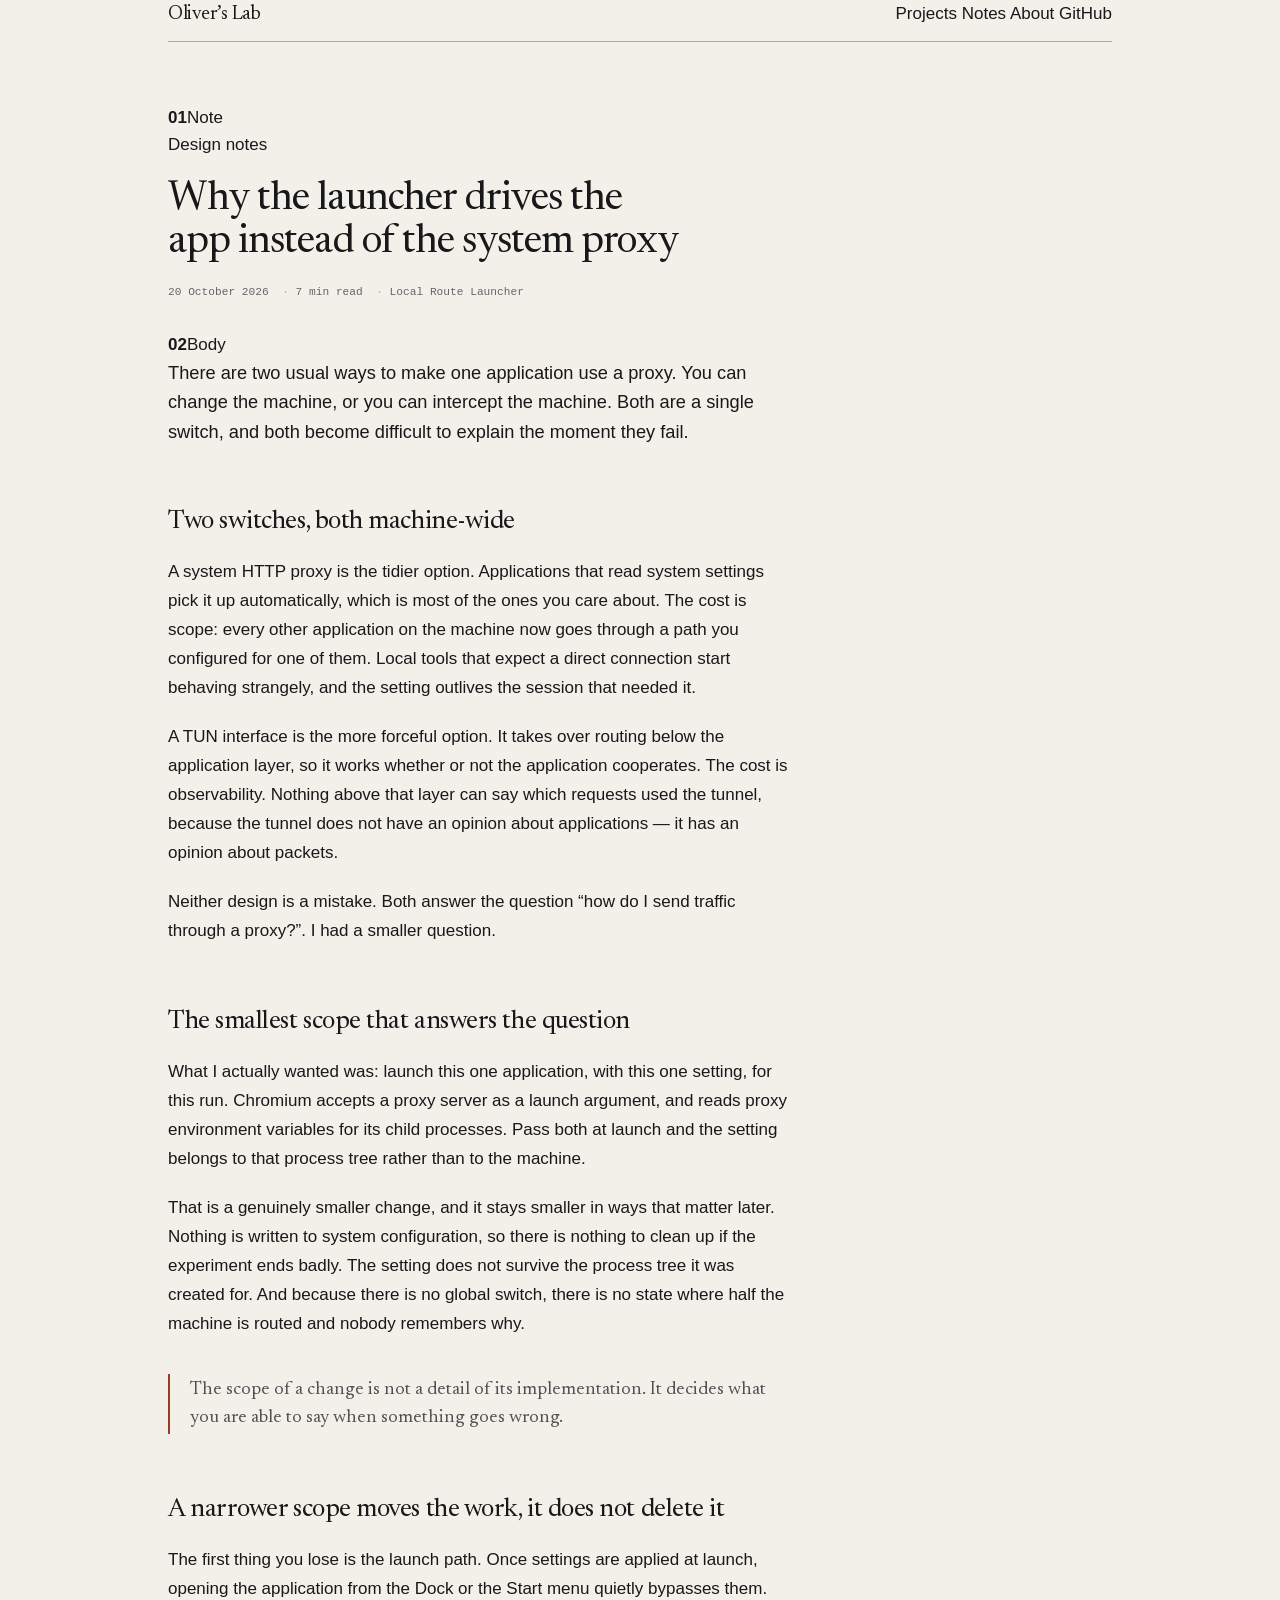
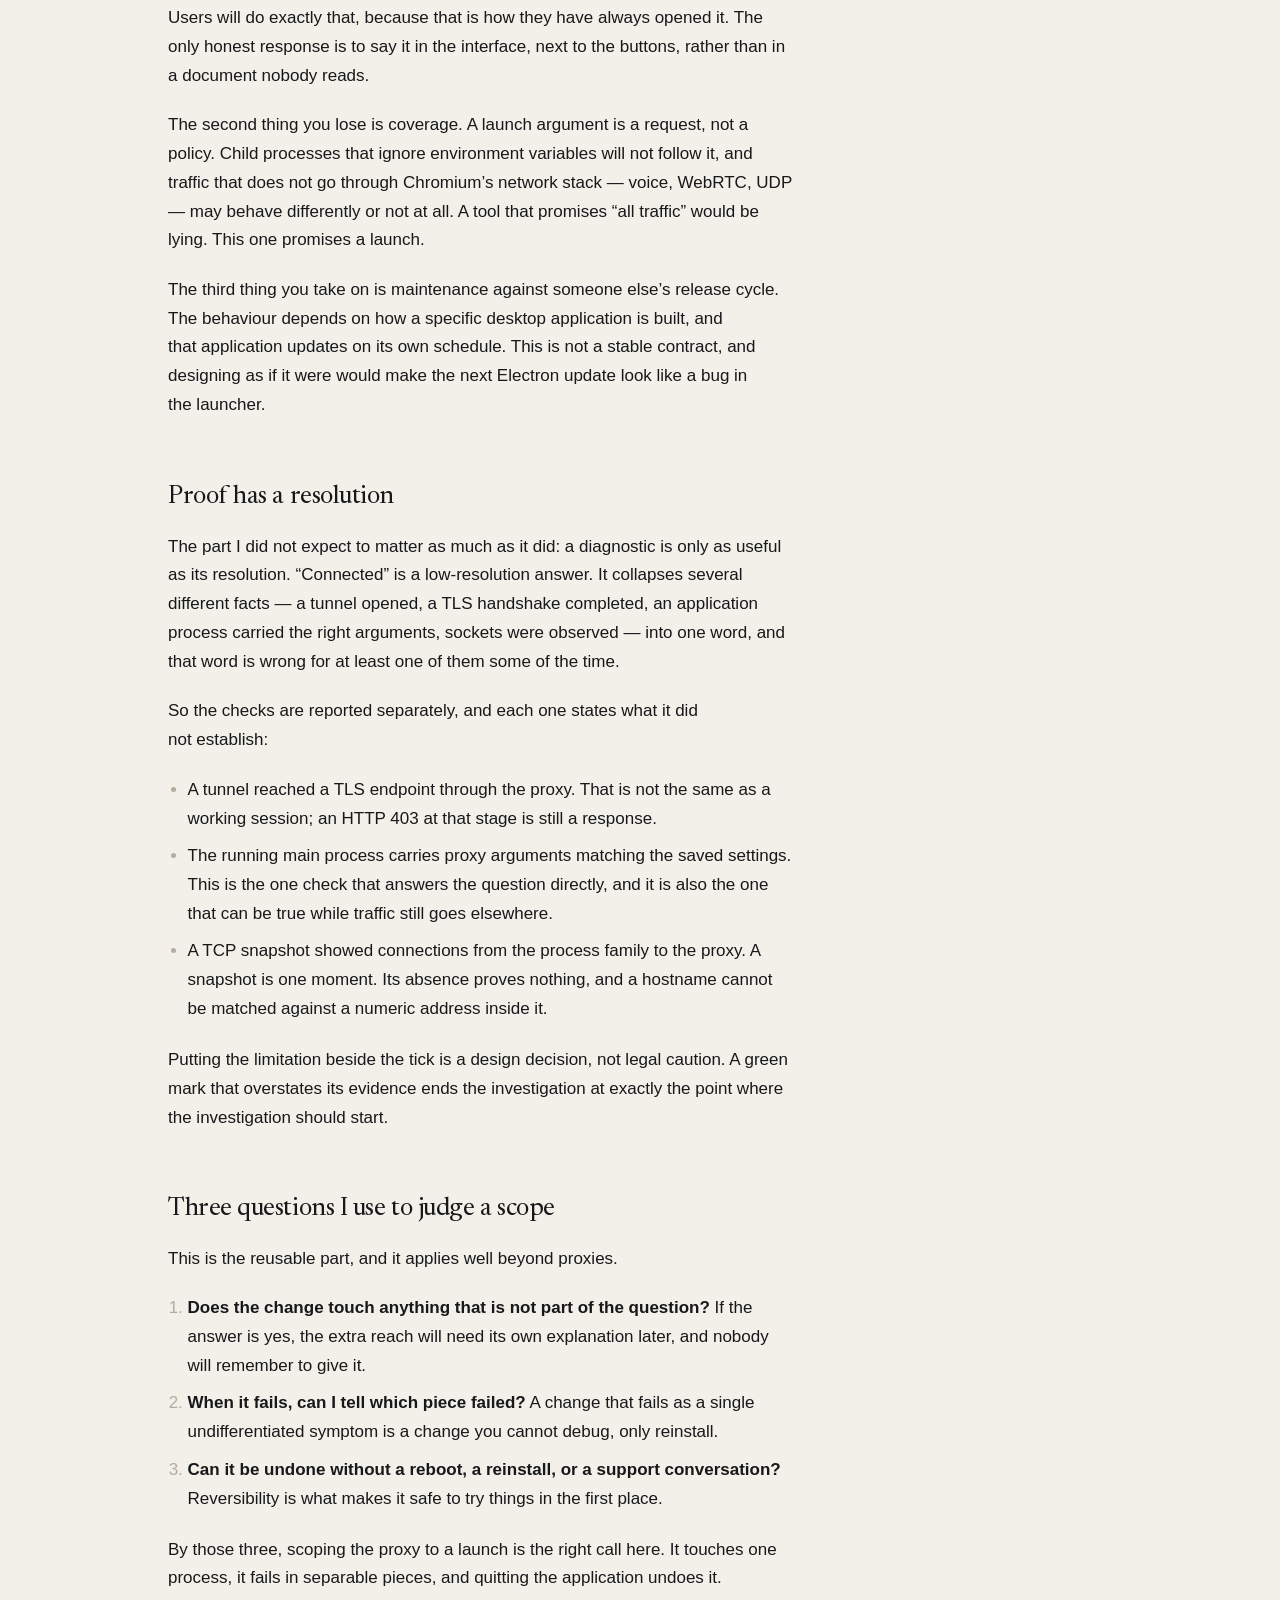
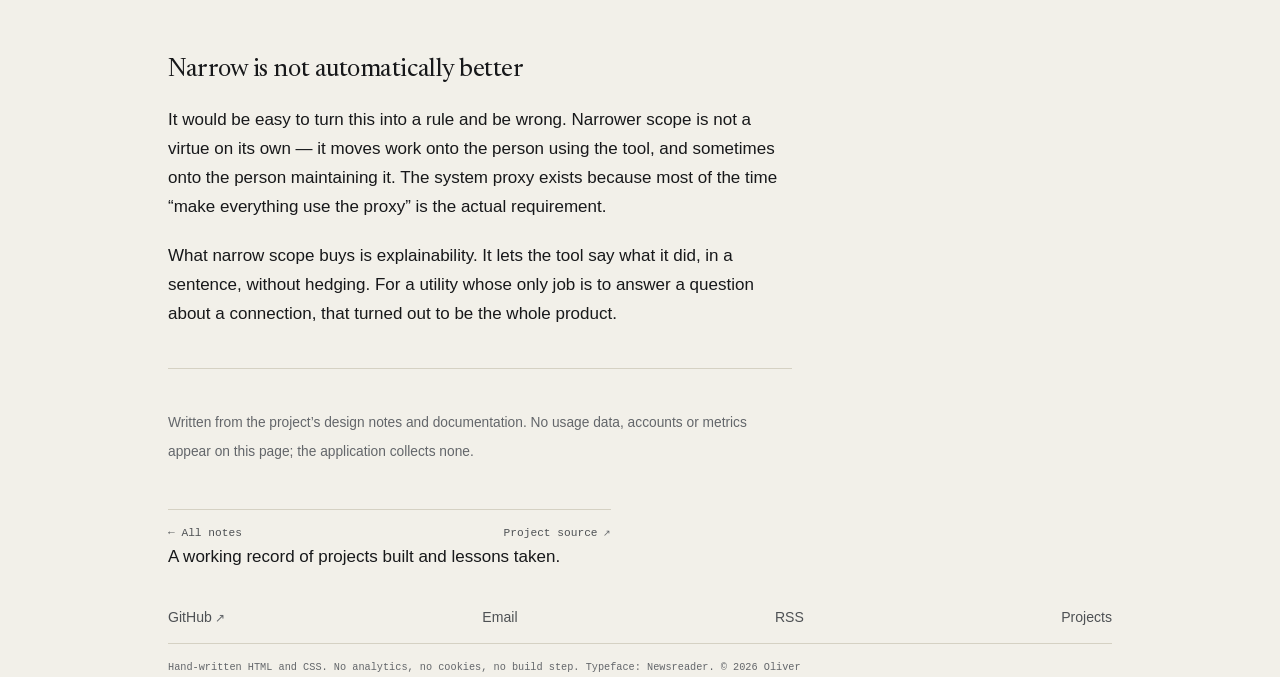
<file: notes/why-the-launcher-drives-the-app/index.html>
<!doctype html>
<html lang="en">
<head>
<meta charset="utf-8">
<meta name="viewport" content="width=device-width, initial-scale=1">
<title>Why the launcher drives the app instead of the system proxy</title>
<meta name="description" content="A machine-wide proxy switch is one click and fails where you cannot see it. Scoping the same setting to a single process is more work to build and far easier to reason about.">
<link rel="canonical" href="https://oliver804.github.io/notes/why-the-launcher-drives-the-app/">
<meta name="robots" content="index, follow, max-image-preview:large">
<meta name="theme-color" content="#faf8f3">
<meta property="og:type" content="article">
<meta property="og:site_name" content="Oliver’s Lab">
<meta property="og:title" content="Why the launcher drives the app instead of the system proxy">
<meta property="og:description" content="On scoping a change as narrowly as the problem, and what a narrower scope costs.">
<meta property="og:url" content="https://oliver804.github.io/notes/why-the-launcher-drives-the-app/">
<meta property="og:locale" content="en_US">
<meta property="og:image" content="https://oliver804.github.io/assets/img/og-card.png">
<meta name="twitter:card" content="summary_large_image">
<link rel="icon" href="/assets/img/favicon.svg" type="image/svg+xml">
<link rel="alternate" type="application/rss+xml" title="Oliver’s Lab — notes" href="/feed.xml">
<link rel="preload" href="/assets/fonts/newsreader-roman.woff2" as="font" type="font/woff2" crossorigin>
<link rel="stylesheet" href="/assets/css/style.css">
</head>
<body>

<a class="skip" href="#main">Skip to content</a>

<header class="site-header">
  <div class="wrap">
    <div class="masthead">
      <a class="brand" href="/"><span class="brand-name">Oliver’s Lab</span></a>
      <nav class="site-nav" aria-label="Primary">
        <a href="/projects/">Projects</a>
        <a href="/notes/" aria-current="page">Notes</a>
        <a href="/about/">About</a>
        <a class="nav-ext" href="https://github.com/oliver804">GitHub</a>
      </nav>
    </div>
  </div>
</header>

<main id="main">

  <header class="article-head">
    <div class="wrap">
      <div class="railrow">
        <div class="rail"><b>01</b>Note</div>
        <div>
          <p class="meta meta--pine">Design notes</p>
          <h1>Why the launcher drives the app instead of the system proxy</h1>
          <p class="article-meta">
            <span><time datetime="2026-10-20">20 October 2026</time></span>
            <span>7 min read</span>
            <span>Local Route Launcher</span>
          </p>
        </div>
      </div>
    </div>
  </header>

  <section class="article">
    <div class="wrap">
      <div class="railrow">
        <div class="rail"><b>02</b>Body</div>
        <article>
          <div class="article-body">
            <p>There are two usual ways to make one application use a proxy. You can change the machine, or you can intercept the machine. Both are a single switch, and both become difficult to explain the moment they fail.</p>

            <h2>Two switches, both machine-wide</h2>
            <p>A system HTTP proxy is the tidier option. Applications that read system settings pick it up automatically, which is most of the ones you care about. The cost is scope: every other application on the machine now goes through a path you configured for one of them. Local tools that expect a direct connection start behaving strangely, and the setting outlives the session that needed it.</p>
            <p>A TUN interface is the more forceful option. It takes over routing below the application layer, so it works whether or not the application cooperates. The cost is observability. Nothing above that layer can say which requests used the tunnel, because the tunnel does not have an opinion about applications — it has an opinion about packets.</p>
            <p>Neither design is a mistake. Both answer the question “how do I send traffic through a proxy?”. I had a smaller question.</p>

            <h2>The smallest scope that answers the question</h2>
            <p>What I actually wanted was: launch this one application, with this one setting, for this run. Chromium accepts a proxy server as a launch argument, and reads proxy environment variables for its child processes. Pass both at launch and the setting belongs to that process tree rather than to the machine.</p>
            <p>That is a genuinely smaller change, and it stays smaller in ways that matter later. Nothing is written to system configuration, so there is nothing to clean up if the experiment ends badly. The setting does not survive the process tree it was created for. And because there is no global switch, there is no state where half the machine is routed and nobody remembers why.</p>
            <blockquote>The scope of a change is not a detail of its implementation. It decides what you are able to say when something goes wrong.</blockquote>

            <h2>A narrower scope moves the work, it does not delete it</h2>
            <p>The first thing you lose is the launch path. Once settings are applied at launch, opening the application from the Dock or the Start menu quietly bypasses them. Users will do exactly that, because that is how they have always opened it. The only honest response is to say it in the interface, next to the buttons, rather than in a document nobody reads.</p>
            <p>The second thing you lose is coverage. A launch argument is a request, not a policy. Child processes that ignore environment variables will not follow it, and traffic that does not go through Chromium’s network stack — voice, WebRTC, UDP — may behave differently or not at all. A tool that promises “all traffic” would be lying. This one promises a launch.</p>
            <p>The third thing you take on is maintenance against someone else’s release cycle. The behaviour depends on how a specific desktop application is built, and that application updates on its own schedule. This is not a stable contract, and designing as if it were would make the next Electron update look like a bug in the launcher.</p>

            <h2>Proof has a resolution</h2>
            <p>The part I did not expect to matter as much as it did: a diagnostic is only as useful as its resolution. “Connected” is a low-resolution answer. It collapses several different facts — a tunnel opened, a TLS handshake completed, an application process carried the right arguments, sockets were observed — into one word, and that word is wrong for at least one of them some of the time.</p>
            <p>So the checks are reported separately, and each one states what it did not establish:</p>
            <ul>
              <li>A tunnel reached a TLS endpoint through the proxy. That is not the same as a working session; an HTTP 403 at that stage is still a response.</li>
              <li>The running main process carries proxy arguments matching the saved settings. This is the one check that answers the question directly, and it is also the one that can be true while traffic still goes elsewhere.</li>
              <li>A TCP snapshot showed connections from the process family to the proxy. A snapshot is one moment. Its absence proves nothing, and a hostname cannot be matched against a numeric address inside it.</li>
            </ul>
            <p>Putting the limitation beside the tick is a design decision, not legal caution. A green mark that overstates its evidence ends the investigation at exactly the point where the investigation should start.</p>

            <h2>Three questions I use to judge a scope</h2>
            <p>This is the reusable part, and it applies well beyond proxies.</p>
            <ol>
              <li><strong>Does the change touch anything that is not part of the question?</strong> If the answer is yes, the extra reach will need its own explanation later, and nobody will remember to give it.</li>
              <li><strong>When it fails, can I tell which piece failed?</strong> A change that fails as a single undifferentiated symptom is a change you cannot debug, only reinstall.</li>
              <li><strong>Can it be undone without a reboot, a reinstall, or a support conversation?</strong> Reversibility is what makes it safe to try things in the first place.</li>
            </ol>
            <p>By those three, scoping the proxy to a launch is the right call here. It touches one process, it fails in separable pieces, and quitting the application undoes it.</p>

            <h2>Narrow is not automatically better</h2>
            <p>It would be easy to turn this into a rule and be wrong. Narrower scope is not a virtue on its own — it moves work onto the person using the tool, and sometimes onto the person maintaining it. The system proxy exists because most of the time “make everything use the proxy” is the actual requirement.</p>
            <p>What narrow scope buys is explainability. It lets the tool say what it did, in a sentence, without hedging. For a utility whose only job is to answer a question about a connection, that turned out to be the whole product.</p>

            <hr>
            <p><small>Written from the project’s design notes and documentation. No usage data, accounts or metrics appear on this page; the application collects none.</small></p>
          </div>

          <div class="article-foot">
            <a href="/notes/">← All notes</a>
            <a class="ext" href="https://github.com/oliver804/ChatGPT-Proxy-Launcher">Project source</a>
          </div>
        </article>
      </div>
    </div>
  </section>

</main>

<footer class="site-footer">
  <div class="wrap">
    <div class="foot-top">
      <p class="foot-id">A working record of projects built and lessons taken.</p>
      <nav class="foot-nav" aria-label="Footer">
        <a class="ext" href="https://github.com/oliver804">GitHub</a>
        <a href="mailto:oliver804x@gmail.com">Email</a>
        <a href="/feed.xml">RSS</a>
        <a href="/projects/">Projects</a>
      </nav>
    </div>
    <p class="colophon">Hand-written HTML and CSS. No analytics, no cookies, no build step. Typeface: Newsreader. © 2026 Oliver</p>
  </div>
</footer>

</body>
</html>
</file>
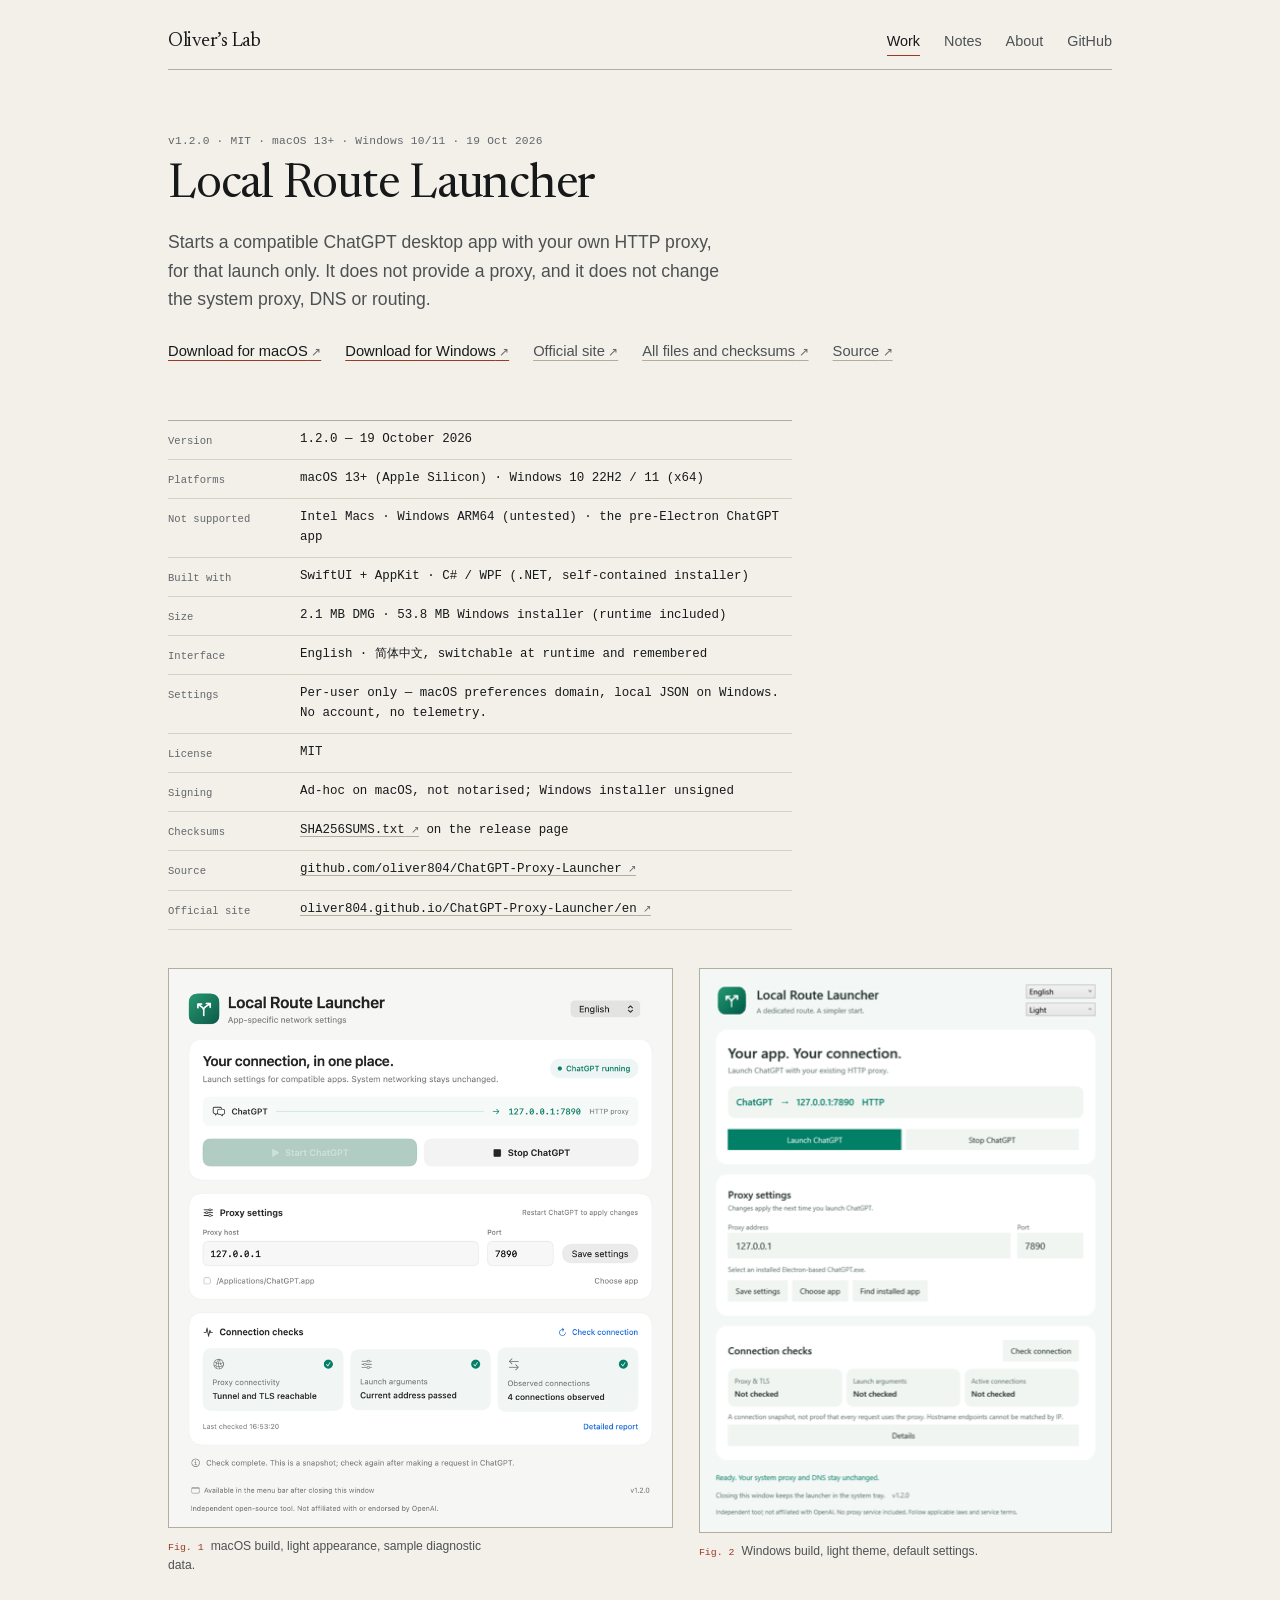
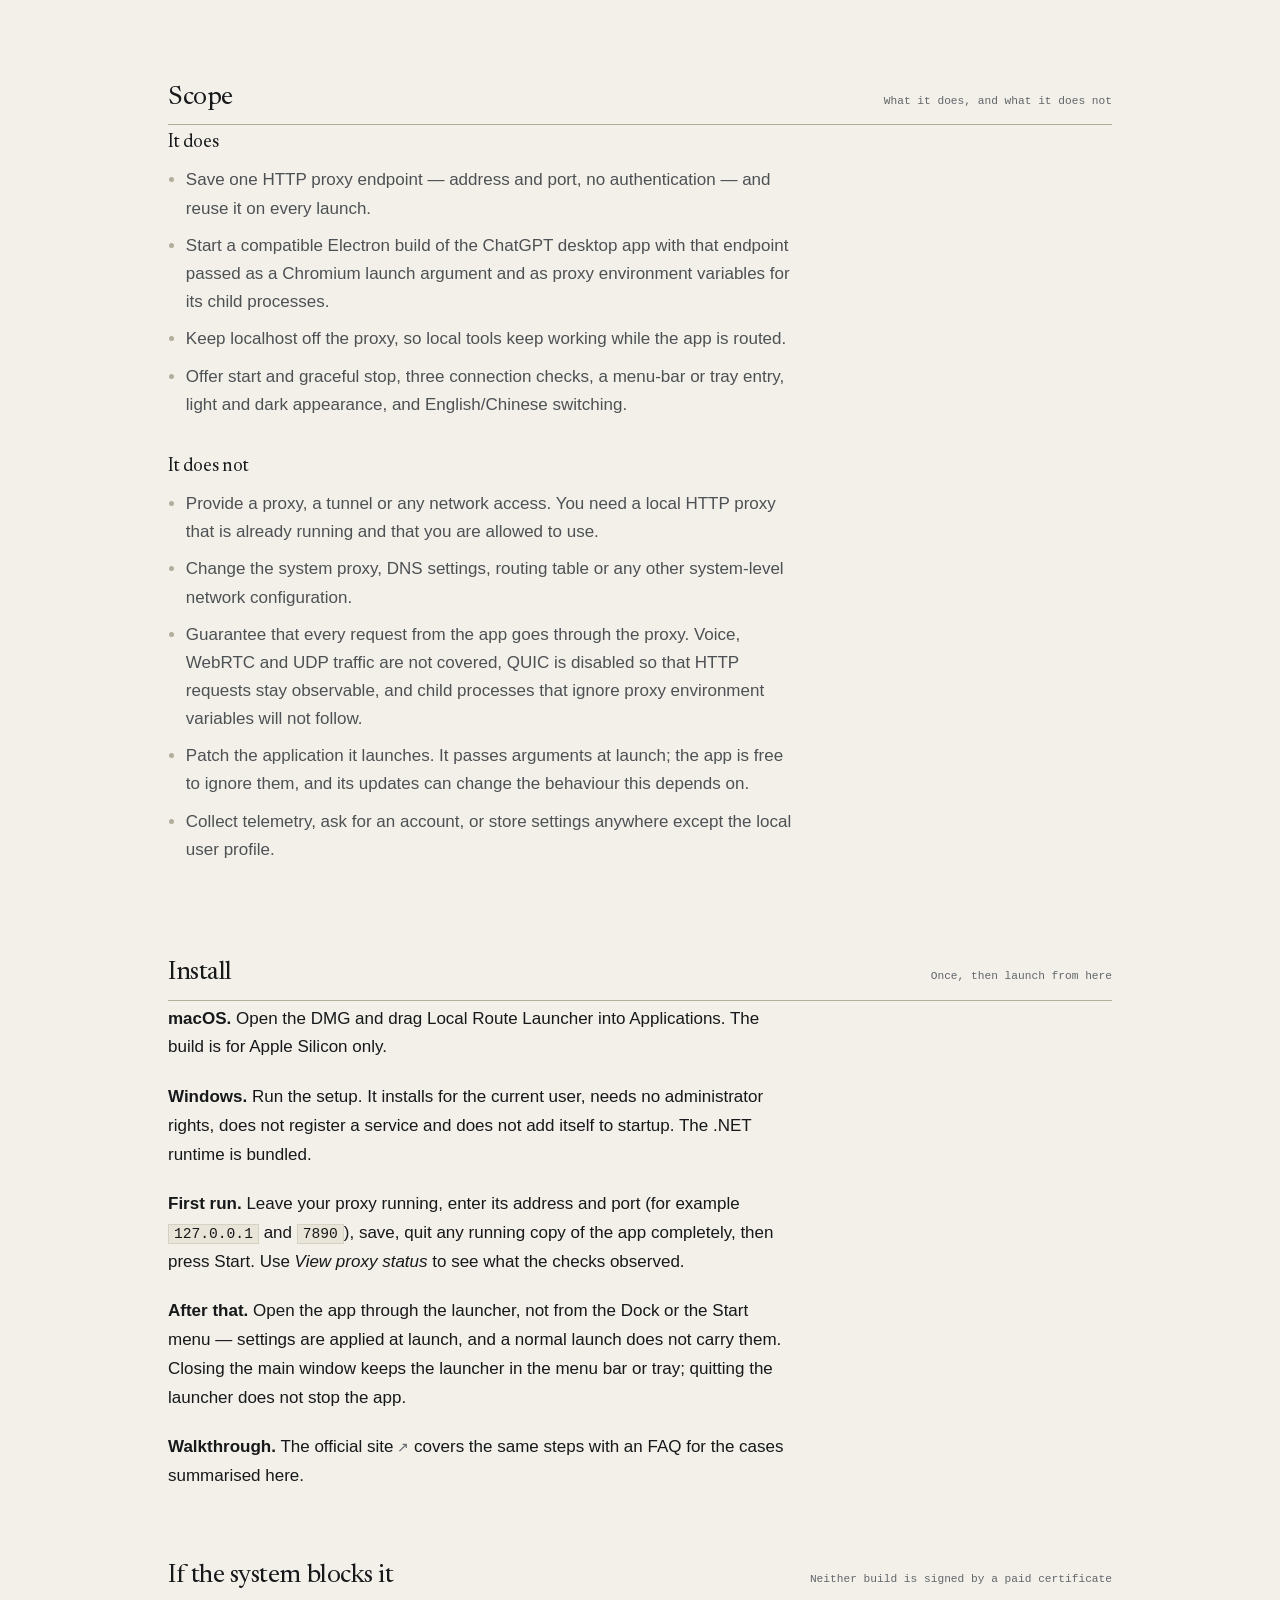
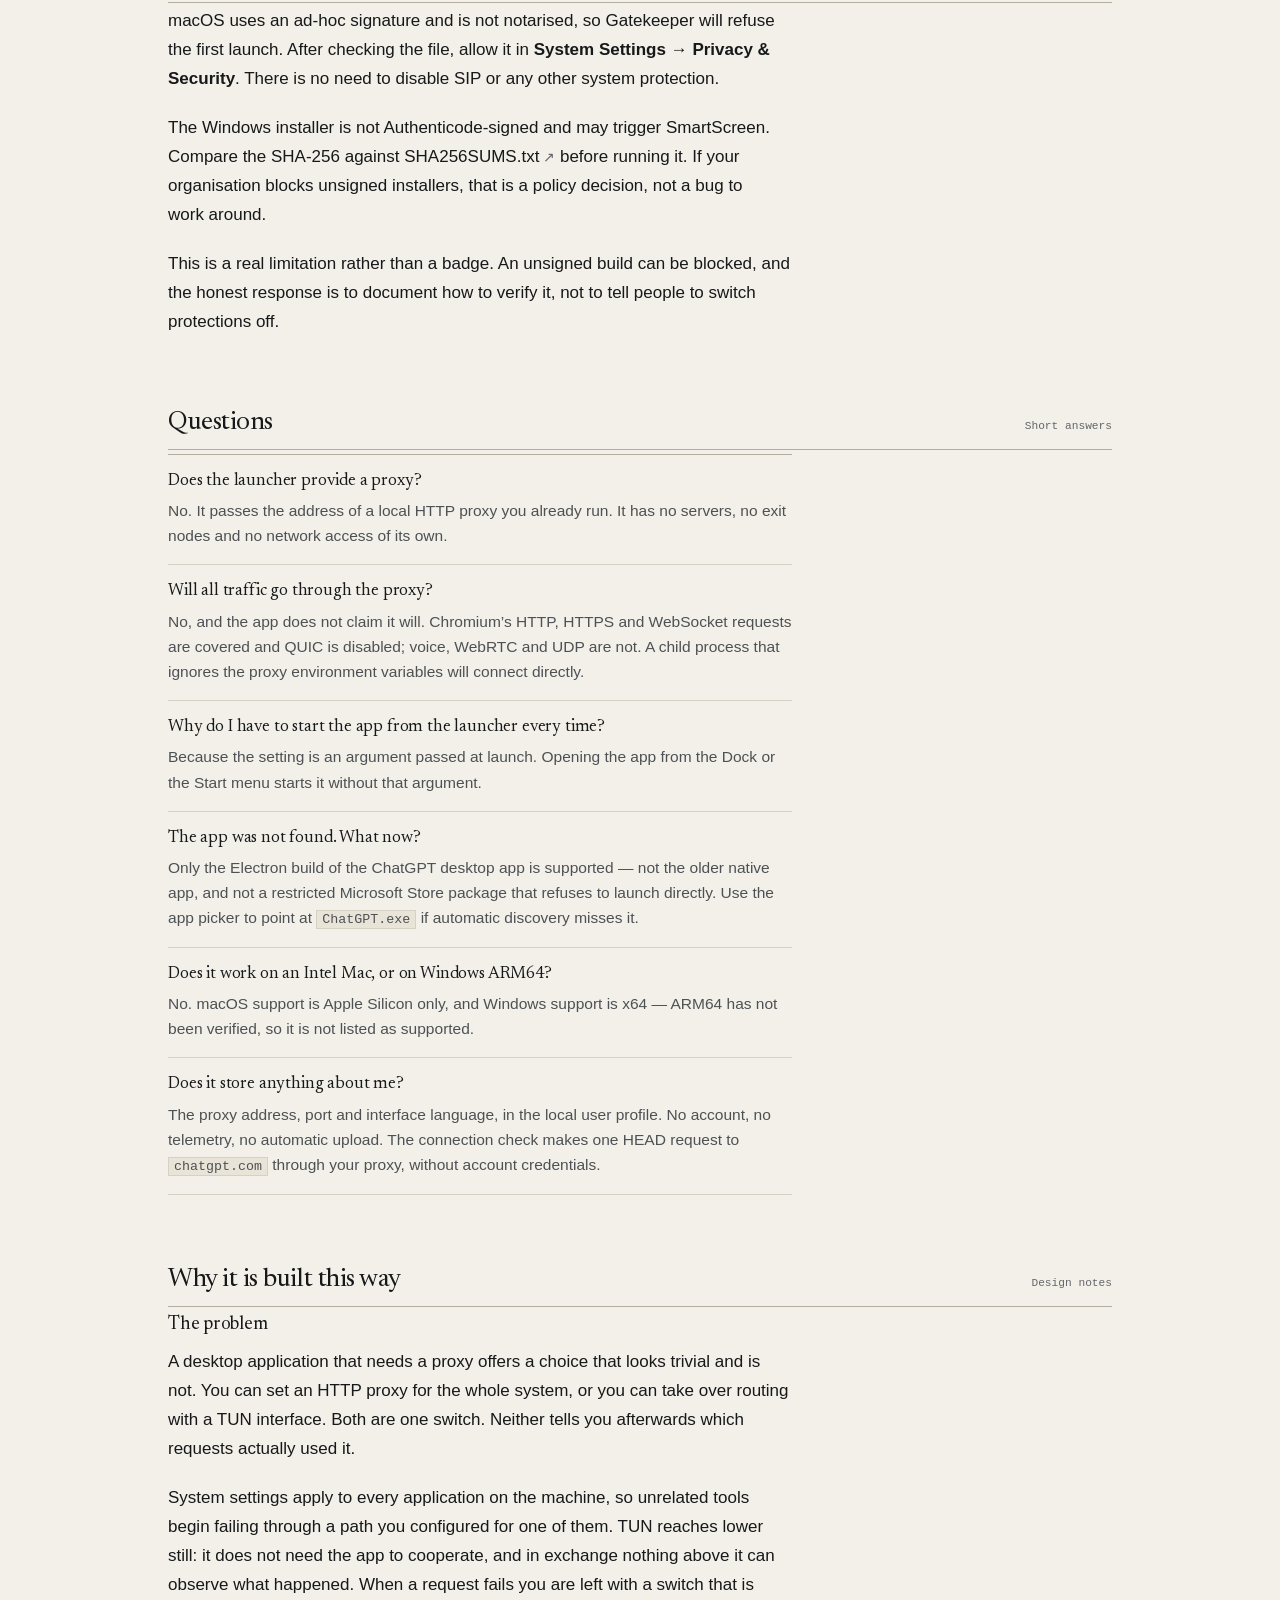
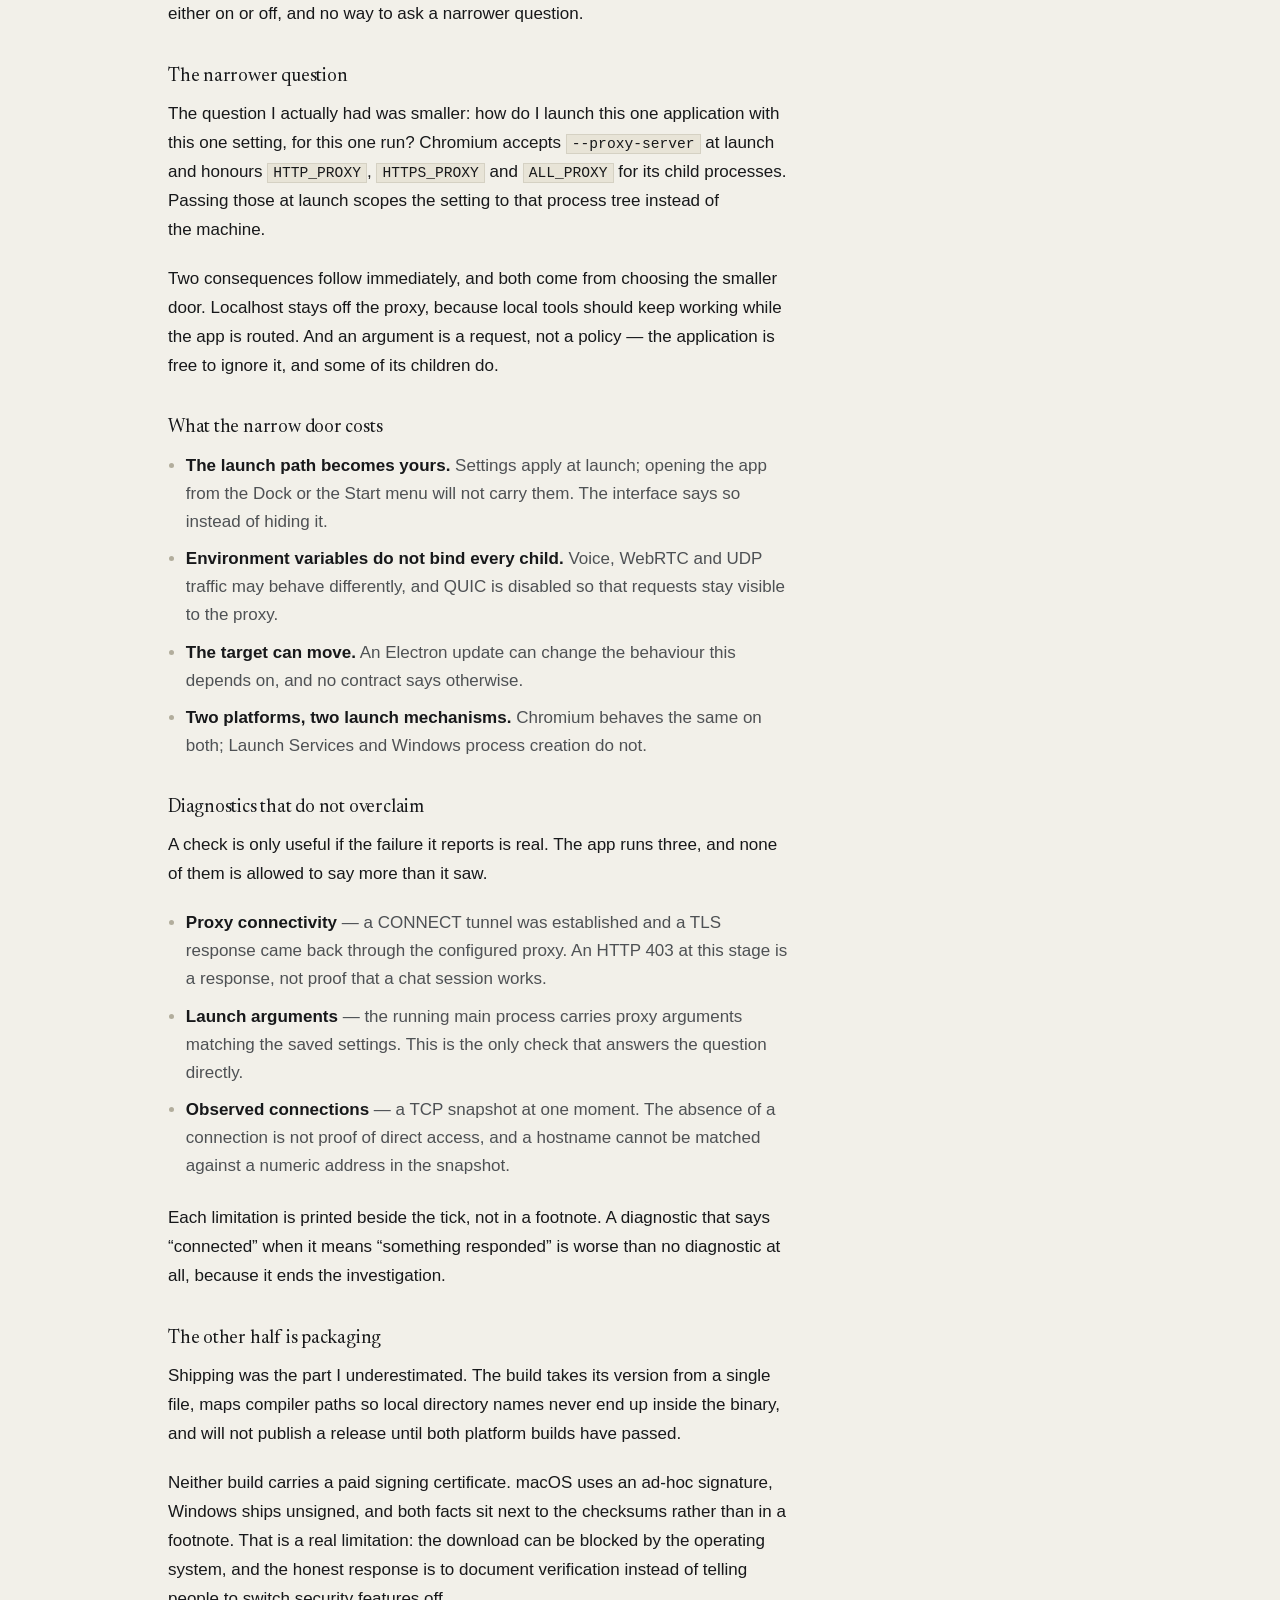
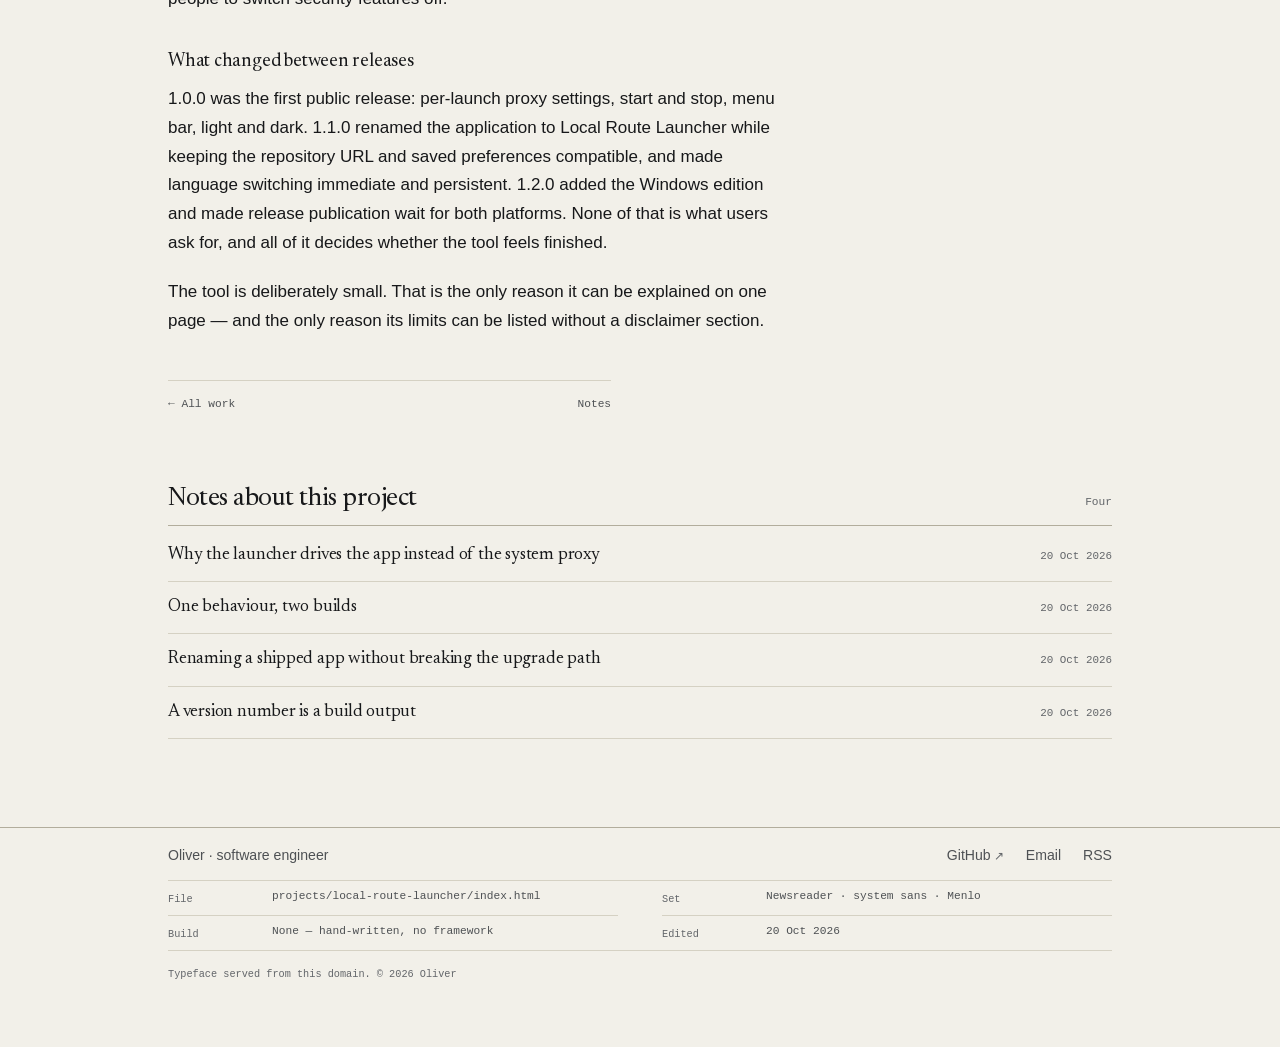
<file: projects/local-route-launcher/index.html>
<!doctype html>
<html lang="en">
<head>
<meta charset="utf-8">
<meta name="viewport" content="width=device-width, initial-scale=1">
<title>Local Route Launcher — one app through your proxy</title>
<meta name="description" content="Download Local Route Launcher 1.2.0 for macOS or Windows. It starts a compatible ChatGPT desktop app with your own HTTP proxy, for that launch only — no system changes.">
<link rel="canonical" href="https://oliver804.github.io/projects/local-route-launcher/">
<meta name="robots" content="index, follow, max-image-preview:large">
<meta name="theme-color" content="#f2f0e9">
<meta property="og:type" content="article">
<meta property="og:site_name" content="Oliver’s Lab">
<meta property="og:title" content="Local Route Launcher — one app through your own proxy">
<meta property="og:description" content="A native macOS and Windows launcher that scopes an HTTP proxy to a single launch, and reports what it can and cannot prove.">
<meta property="og:url" content="https://oliver804.github.io/projects/local-route-launcher/">
<meta property="og:locale" content="en_US">
<meta property="og:image" content="https://oliver804.github.io/assets/img/og-card.png">
<meta name="twitter:card" content="summary_large_image">
<meta name="author" content="Oliver">
<meta property="og:image:alt" content="Local Route Launcher — one app through your own proxy">
<meta name="twitter:title" content="Local Route Launcher — one app through your own proxy">
<meta name="twitter:description" content="Download for macOS or Windows, what it does not change, and the checks that say what they measured.">
<meta name="twitter:image" content="https://oliver804.github.io/assets/img/og-card.png">
<meta name="twitter:image:alt" content="Local Route Launcher — one app through your own proxy">
<script type="application/ld+json">
{
  "@context": "https://schema.org",
  "@type": "SoftwareApplication",
  "@id": "https://oliver804.github.io/projects/local-route-launcher/#software",
  "name": "Local Route Launcher",
  "applicationCategory": "UtilitiesApplication",
  "applicationSubCategory": "Network utility",
  "operatingSystem": "macOS 13 or later (Apple Silicon); Windows 10 22H2 or Windows 11 (x64)",
  "softwareVersion": "1.2.0",
  "url": "https://oliver804.github.io/projects/local-route-launcher/",
  "sameAs": [
    "https://oliver804.github.io/ChatGPT-Proxy-Launcher/en/",
    "https://github.com/oliver804/ChatGPT-Proxy-Launcher"
  ],
  "downloadUrl": "https://github.com/oliver804/ChatGPT-Proxy-Launcher/releases/tag/v1.2.0",
  "softwareHelp": "https://oliver804.github.io/ChatGPT-Proxy-Launcher/en/#start",
  "codeRepository": "https://github.com/oliver804/ChatGPT-Proxy-Launcher",
  "license": "https://opensource.org/licenses/MIT",
  "isAccessibleForFree": true,
  "featureList": [
    "Save one HTTP proxy endpoint and launch a compatible app with it",
    "Per-launch proxy scope without changing the system proxy",
    "Three connection checks that state what each one measured",
    "Menu bar and system tray access",
    "English and Simplified Chinese interface"
  ],
  "author": {
    "@id": "https://oliver804.github.io/#person"
  },
  "offers": {
    "@type": "Offer",
    "price": "0",
    "priceCurrency": "USD"
  }
}
</script>
<link rel="icon" href="/assets/img/favicon.svg" type="image/svg+xml">
<link rel="alternate" type="application/rss+xml" title="Oliver’s Lab — notes" href="/feed.xml">
<link rel="preload" href="/assets/fonts/newsreader-roman.woff2" as="font" type="font/woff2" crossorigin>
<link rel="stylesheet" href="/assets/css/style.css">
<!-- Analytics: Google Analytics 4 + Microsoft Clarity. Copy this whole block into every new page. -->
<script async src="https://www.googletagmanager.com/gtag/js?id=G-472VKF5Y95"></script>
<script>
window.dataLayer = window.dataLayer || [];
function gtag(){dataLayer.push(arguments);}
gtag('js', new Date());
gtag('config', 'G-472VKF5Y95');
</script>
<script type="text/javascript">
(function(c,l,a,r,i,t,y){
c[a]=c[a]||function(){(c[a].q=c[a].q||[]).push(arguments)};
t=l.createElement(r);t.async=1;t.src="https://www.clarity.ms/tag/"+i;
y=l.getElementsByTagName(r)[0];y.parentNode.insertBefore(t,y);
})(window, document, "clarity", "script", "z0l2ymgxa3");
</script>
</head>
<body>

<a class="skip" href="#main">Skip to content</a>

<header class="site-head">
  <div class="wrap">
    <div class="masthead">
      <a class="brand" href="/">Oliver’s Lab</a>
      <nav class="nav" aria-label="Primary">
        <a href="/projects/" aria-current="page">Work</a>
        <a href="/writing/">Notes</a>
        <a href="/about/">About</a>
        <a href="https://github.com/oliver804">GitHub</a>
      </nav>
    </div>
  </div>
</header>

<main id="main">

  <div class="page-head">
    <div class="wrap">
      <p class="mono">v1.2.0 · MIT · macOS 13+ · Windows 10/11 · 19 Oct 2026</p>
      <h1>Local Route Launcher</h1>
      <p class="lede">Starts a compatible ChatGPT desktop app with your own HTTP proxy, for that launch only. It does not provide a proxy, and it does not change the system proxy, DNS or routing.</p>
      <p class="actions">
        <a class="ext" href="https://github.com/oliver804/ChatGPT-Proxy-Launcher/releases/download/v1.2.0/Local-Route-Launcher-1.2.0-arm64.dmg">Download for macOS</a>
        <a class="ext" href="https://github.com/oliver804/ChatGPT-Proxy-Launcher/releases/download/v1.2.0/Local-Route-Launcher-1.2.0-windows-x64-setup.exe">Download for Windows</a>
        <a class="is-muted ext" href="https://oliver804.github.io/ChatGPT-Proxy-Launcher/en/">Official site</a>
        <a class="is-muted ext" href="https://github.com/oliver804/ChatGPT-Proxy-Launcher/releases/tag/v1.2.0">All files and checksums</a>
        <a class="is-muted ext" href="https://github.com/oliver804/ChatGPT-Proxy-Launcher">Source</a>
      </p>
    </div>
  </div>

  <section class="sec">
    <div class="wrap">
      <dl class="spec">
        <div><dt>Version</dt><dd>1.2.0 — 19 October 2026</dd></div>
        <div><dt>Platforms</dt><dd>macOS 13+ (Apple Silicon) · Windows 10 22H2 / 11 (x64)</dd></div>
        <div><dt>Not supported</dt><dd>Intel Macs · Windows ARM64 (untested) · the pre-Electron ChatGPT app</dd></div>
        <div><dt>Built with</dt><dd>SwiftUI + AppKit · C# / WPF (.NET, self-contained installer)</dd></div>
        <div><dt>Size</dt><dd>2.1 MB DMG · 53.8 MB Windows installer (runtime included)</dd></div>
        <div><dt>Interface</dt><dd>English · 简体中文, switchable at runtime and remembered</dd></div>
        <div><dt>Settings</dt><dd>Per-user only — macOS preferences domain, local JSON on Windows. No account, no telemetry.</dd></div>
        <div><dt>License</dt><dd>MIT</dd></div>
        <div><dt>Signing</dt><dd>Ad-hoc on macOS, not notarised; Windows installer unsigned</dd></div>
        <div><dt>Checksums</dt><dd><a class="ext" href="https://github.com/oliver804/ChatGPT-Proxy-Launcher/releases/download/v1.2.0/SHA256SUMS.txt">SHA256SUMS.txt</a> on the release page</dd></div>
        <div><dt>Source</dt><dd><a class="ext" href="https://github.com/oliver804/ChatGPT-Proxy-Launcher">github.com/oliver804/ChatGPT-Proxy-Launcher</a></dd></div>
        <div><dt>Official site</dt><dd><a class="ext" href="https://oliver804.github.io/ChatGPT-Proxy-Launcher/en/">oliver804.github.io/ChatGPT-Proxy-Launcher/en</a></dd></div>
      </dl>

      <div class="figpair">
        <figure class="fig">
          <img src="/assets/img/launcher-macos-light.png" width="891" height="990" alt="The macOS build in light appearance: saved proxy address 127.0.0.1 port 7890, start and stop controls, and three connection checks reporting tunnel reachability, launch arguments and observed connections." decoding="async">
          <figcaption><span class="fig-n">Fig. 1</span>macOS build, light appearance, sample diagnostic data.</figcaption>
        </figure>
        <figure class="fig">
          <img src="/assets/img/launcher-windows-light.png" width="404" height="554" alt="The Windows build in light theme: proxy address and port fields, save and app selection buttons, and three connection checks marked as not checked." loading="lazy" decoding="async">
          <figcaption><span class="fig-n">Fig. 2</span>Windows build, light theme, default settings.</figcaption>
        </figure>
      </div>
    </div>
  </section>

  <section class="sec" id="scope">
    <div class="wrap">
      <div class="sec-head">
        <h2>Scope</h2>
        <p class="sec-note">What it does, and what it does not</p>
      </div>
      <div class="case">
        <h3>It does</h3>
        <ul>
          <li>Save one HTTP proxy endpoint — address and port, no authentication — and reuse it on every launch.</li>
          <li>Start a compatible Electron build of the ChatGPT desktop app with that endpoint passed as a Chromium launch argument and as proxy environment variables for its child processes.</li>
          <li>Keep localhost off the proxy, so local tools keep working while the app is routed.</li>
          <li>Offer start and graceful stop, three connection checks, a menu-bar or tray entry, light and dark appearance, and English/Chinese switching.</li>
        </ul>

        <h3>It does not</h3>
        <ul>
          <li>Provide a proxy, a tunnel or any network access. You need a local HTTP proxy that is already running and that you are allowed to use.</li>
          <li>Change the system proxy, DNS settings, routing table or any other system-level network configuration.</li>
          <li>Guarantee that every request from the app goes through the proxy. Voice, WebRTC and UDP traffic are not covered, QUIC is disabled so that HTTP requests stay observable, and child processes that ignore proxy environment variables will not follow.</li>
          <li>Patch the application it launches. It passes arguments at launch; the app is free to ignore them, and its updates can change the behaviour this depends on.</li>
          <li>Collect telemetry, ask for an account, or store settings anywhere except the local user profile.</li>
        </ul>
      </div>
    </div>
  </section>

  <section class="sec" id="install">
    <div class="wrap">
      <div class="sec-head">
        <h2>Install</h2>
        <p class="sec-note">Once, then launch from here</p>
      </div>
      <div class="case">
        <p><strong>macOS.</strong> Open the DMG and drag Local Route Launcher into Applications. The build is for Apple Silicon only.</p>
        <p><strong>Windows.</strong> Run the setup. It installs for the current user, needs no administrator rights, does not register a service and does not add itself to startup. The .NET runtime is bundled.</p>
        <p><strong>First run.</strong> Leave your proxy running, enter its address and port (for example <code>127.0.0.1</code> and <code>7890</code>), save, quit any running copy of the app completely, then press Start. Use <em>View proxy status</em> to see what the checks observed.</p>
        <p><strong>After that.</strong> Open the app through the launcher, not from the Dock or the Start menu — settings are applied at launch, and a normal launch does not carry them. Closing the main window keeps the launcher in the menu bar or tray; quitting the launcher does not stop the app.</p>
        <p><strong>Walkthrough.</strong> The <a class="ext" href="https://oliver804.github.io/ChatGPT-Proxy-Launcher/en/">official site</a> covers the same steps with an FAQ for the cases summarised here.</p>
      </div>
    </div>
  </section>

  <section class="sec" id="blocked">
    <div class="wrap">
      <div class="sec-head">
        <h2>If the system blocks it</h2>
        <p class="sec-note">Neither build is signed by a paid certificate</p>
      </div>
      <div class="case">
        <p>macOS uses an ad-hoc signature and is not notarised, so Gatekeeper will refuse the first launch. After checking the file, allow it in <strong>System Settings → Privacy &amp; Security</strong>. There is no need to disable SIP or any other system protection.</p>
        <p>The Windows installer is not Authenticode-signed and may trigger SmartScreen. Compare the SHA-256 against <a class="ext" href="https://github.com/oliver804/ChatGPT-Proxy-Launcher/releases/download/v1.2.0/SHA256SUMS.txt">SHA256SUMS.txt</a> before running it. If your organisation blocks unsigned installers, that is a policy decision, not a bug to work around.</p>
        <p>This is a real limitation rather than a badge. An unsigned build can be blocked, and the honest response is to document how to verify it, not to tell people to switch protections off.</p>
      </div>
    </div>
  </section>

  <section class="sec" id="questions">
    <div class="wrap">
      <div class="sec-head">
        <h2>Questions</h2>
        <p class="sec-note">Short answers</p>
      </div>
      <dl class="faq">
        <div>
          <dt>Does the launcher provide a proxy?</dt>
          <dd>No. It passes the address of a local HTTP proxy you already run. It has no servers, no exit nodes and no network access of its own.</dd>
        </div>
        <div>
          <dt>Will all traffic go through the proxy?</dt>
          <dd>No, and the app does not claim it will. Chromium’s HTTP, HTTPS and WebSocket requests are covered and QUIC is disabled; voice, WebRTC and UDP are not. A child process that ignores the proxy environment variables will connect directly.</dd>
        </div>
        <div>
          <dt>Why do I have to start the app from the launcher every time?</dt>
          <dd>Because the setting is an argument passed at launch. Opening the app from the Dock or the Start menu starts it without that argument.</dd>
        </div>
        <div>
          <dt>The app was not found. What now?</dt>
          <dd>Only the Electron build of the ChatGPT desktop app is supported — not the older native app, and not a restricted Microsoft Store package that refuses to launch directly. Use the app picker to point at <code>ChatGPT.exe</code> if automatic discovery misses it.</dd>
        </div>
        <div>
          <dt>Does it work on an Intel Mac, or on Windows ARM64?</dt>
          <dd>No. macOS support is Apple Silicon only, and Windows support is x64 — ARM64 has not been verified, so it is not listed as supported.</dd>
        </div>
        <div>
          <dt>Does it store anything about me?</dt>
          <dd>The proxy address, port and interface language, in the local user profile. No account, no telemetry, no automatic upload. The connection check makes one HEAD request to <code>chatgpt.com</code> through your proxy, without account credentials.</dd>
        </div>
      </dl>
    </div>
  </section>

  <section class="sec" id="why">
    <div class="wrap">
      <div class="sec-head">
        <h2>Why it is built this way</h2>
        <p class="sec-note">Design notes</p>
      </div>
      <div class="case">
        <h3>The problem</h3>
        <p>A desktop application that needs a proxy offers a choice that looks trivial and is not. You can set an HTTP proxy for the whole system, or you can take over routing with a TUN interface. Both are one switch. Neither tells you afterwards which requests actually used it.</p>
        <p>System settings apply to every application on the machine, so unrelated tools begin failing through a path you configured for one of them. TUN reaches lower still: it does not need the app to cooperate, and in exchange nothing above it can observe what happened. When a request fails you are left with a switch that is either on or off, and no way to ask a narrower question.</p>

        <h3>The narrower question</h3>
        <p>The question I actually had was smaller: how do I launch this one application with this one setting, for this one run? Chromium accepts <code>--proxy-server</code> at launch and honours <code>HTTP_PROXY</code>, <code>HTTPS_PROXY</code> and <code>ALL_PROXY</code> for its child processes. Passing those at launch scopes the setting to that process tree instead of the machine.</p>
        <p>Two consequences follow immediately, and both come from choosing the smaller door. Localhost stays off the proxy, because local tools should keep working while the app is routed. And an argument is a request, not a policy — the application is free to ignore it, and some of its children do.</p>

        <h3>What the narrow door costs</h3>
        <ul>
          <li><strong>The launch path becomes yours.</strong> Settings apply at launch; opening the app from the Dock or the Start menu will not carry them. The interface says so instead of hiding it.</li>
          <li><strong>Environment variables do not bind every child.</strong> Voice, WebRTC and UDP traffic may behave differently, and QUIC is disabled so that requests stay visible to the proxy.</li>
          <li><strong>The target can move.</strong> An Electron update can change the behaviour this depends on, and no contract says otherwise.</li>
          <li><strong>Two platforms, two launch mechanisms.</strong> Chromium behaves the same on both; Launch Services and Windows process creation do not.</li>
        </ul>

        <h3>Diagnostics that do not overclaim</h3>
        <p>A check is only useful if the failure it reports is real. The app runs three, and none of them is allowed to say more than it saw.</p>
        <ul>
          <li><strong>Proxy connectivity</strong> — a CONNECT tunnel was established and a TLS response came back through the configured proxy. An HTTP 403 at this stage is a response, not proof that a chat session works.</li>
          <li><strong>Launch arguments</strong> — the running main process carries proxy arguments matching the saved settings. This is the only check that answers the question directly.</li>
          <li><strong>Observed connections</strong> — a TCP snapshot at one moment. The absence of a connection is not proof of direct access, and a hostname cannot be matched against a numeric address in the snapshot.</li>
        </ul>
        <p>Each limitation is printed beside the tick, not in a footnote. A diagnostic that says “connected” when it means “something responded” is worse than no diagnostic at all, because it ends the investigation.</p>

        <h3>The other half is packaging</h3>
        <p>Shipping was the part I underestimated. The build takes its version from a single file, maps compiler paths so local directory names never end up inside the binary, and will not publish a release until both platform builds have passed.</p>
        <p>Neither build carries a paid signing certificate. macOS uses an ad-hoc signature, Windows ships unsigned, and both facts sit next to the checksums rather than in a footnote. That is a real limitation: the download can be blocked by the operating system, and the honest response is to document verification instead of telling people to switch security features off.</p>

        <h3>What changed between releases</h3>
        <p>1.0.0 was the first public release: per-launch proxy settings, start and stop, menu bar, light and dark. 1.1.0 renamed the application to Local Route Launcher while keeping the repository URL and saved preferences compatible, and made language switching immediate and persistent. 1.2.0 added the Windows edition and made release publication wait for both platforms. None of that is what users ask for, and all of it decides whether the tool feels finished.</p>

        <p>The tool is deliberately small. That is the only reason it can be explained on one page — and the only reason its limits can be listed without a disclaimer section.</p>
      </div>

      <div class="article-foot">
        <a href="/projects/">← All work</a>
        <a href="/writing/">Notes</a>
      </div>
    </div>
  </section>

  <section class="sec" id="notes">
    <div class="wrap">
      <div class="sec-head">
        <h2>Notes about this project</h2>
        <p class="sec-note">Four</p>
      </div>
      <ul class="notes">
        <li><a href="/writing/why-the-launcher-drives-the-app/"><span class="note-title">Why the launcher drives the app instead of the system proxy</span><span class="note-date">20 Oct 2026</span></a></li>
        <li><a href="/writing/one-behaviour-two-builds/"><span class="note-title">One behaviour, two builds</span><span class="note-date">20 Oct 2026</span></a></li>
        <li><a href="/writing/renaming-a-shipped-app/"><span class="note-title">Renaming a shipped app without breaking the upgrade path</span><span class="note-date">20 Oct 2026</span></a></li>
        <li><a href="/writing/a-version-number-is-a-build-output/"><span class="note-title">A version number is a build output</span><span class="note-date">20 Oct 2026</span></a></li>
      </ul>
    </div>
  </section>

</main>

<footer class="site-foot">
  <div class="wrap">
    <div class="foot-nav">
      <span>Oliver · software engineer</span>
      <nav class="foot-links" aria-label="Footer">
        <a class="ext" href="https://github.com/oliver804">GitHub</a>
        <a href="mailto:oliver804x@gmail.com">Email</a>
        <a href="/feed.xml">RSS</a>
      </nav>
    </div>
    <dl class="tblock">
      <div><dt>File</dt><dd>projects/local-route-launcher/index.html</dd></div>
      <div><dt>Set</dt><dd>Newsreader · system sans · Menlo</dd></div>
      <div><dt>Build</dt><dd>None — hand-written, no framework</dd></div>
      <div><dt>Edited</dt><dd><time datetime="2026-10-20">20 Oct 2026</time></dd></div>
    </dl>
    <p class="colophon">Typeface served from this domain. © 2026 Oliver</p>
  </div>
</footer>

</body>
</html>
</file>
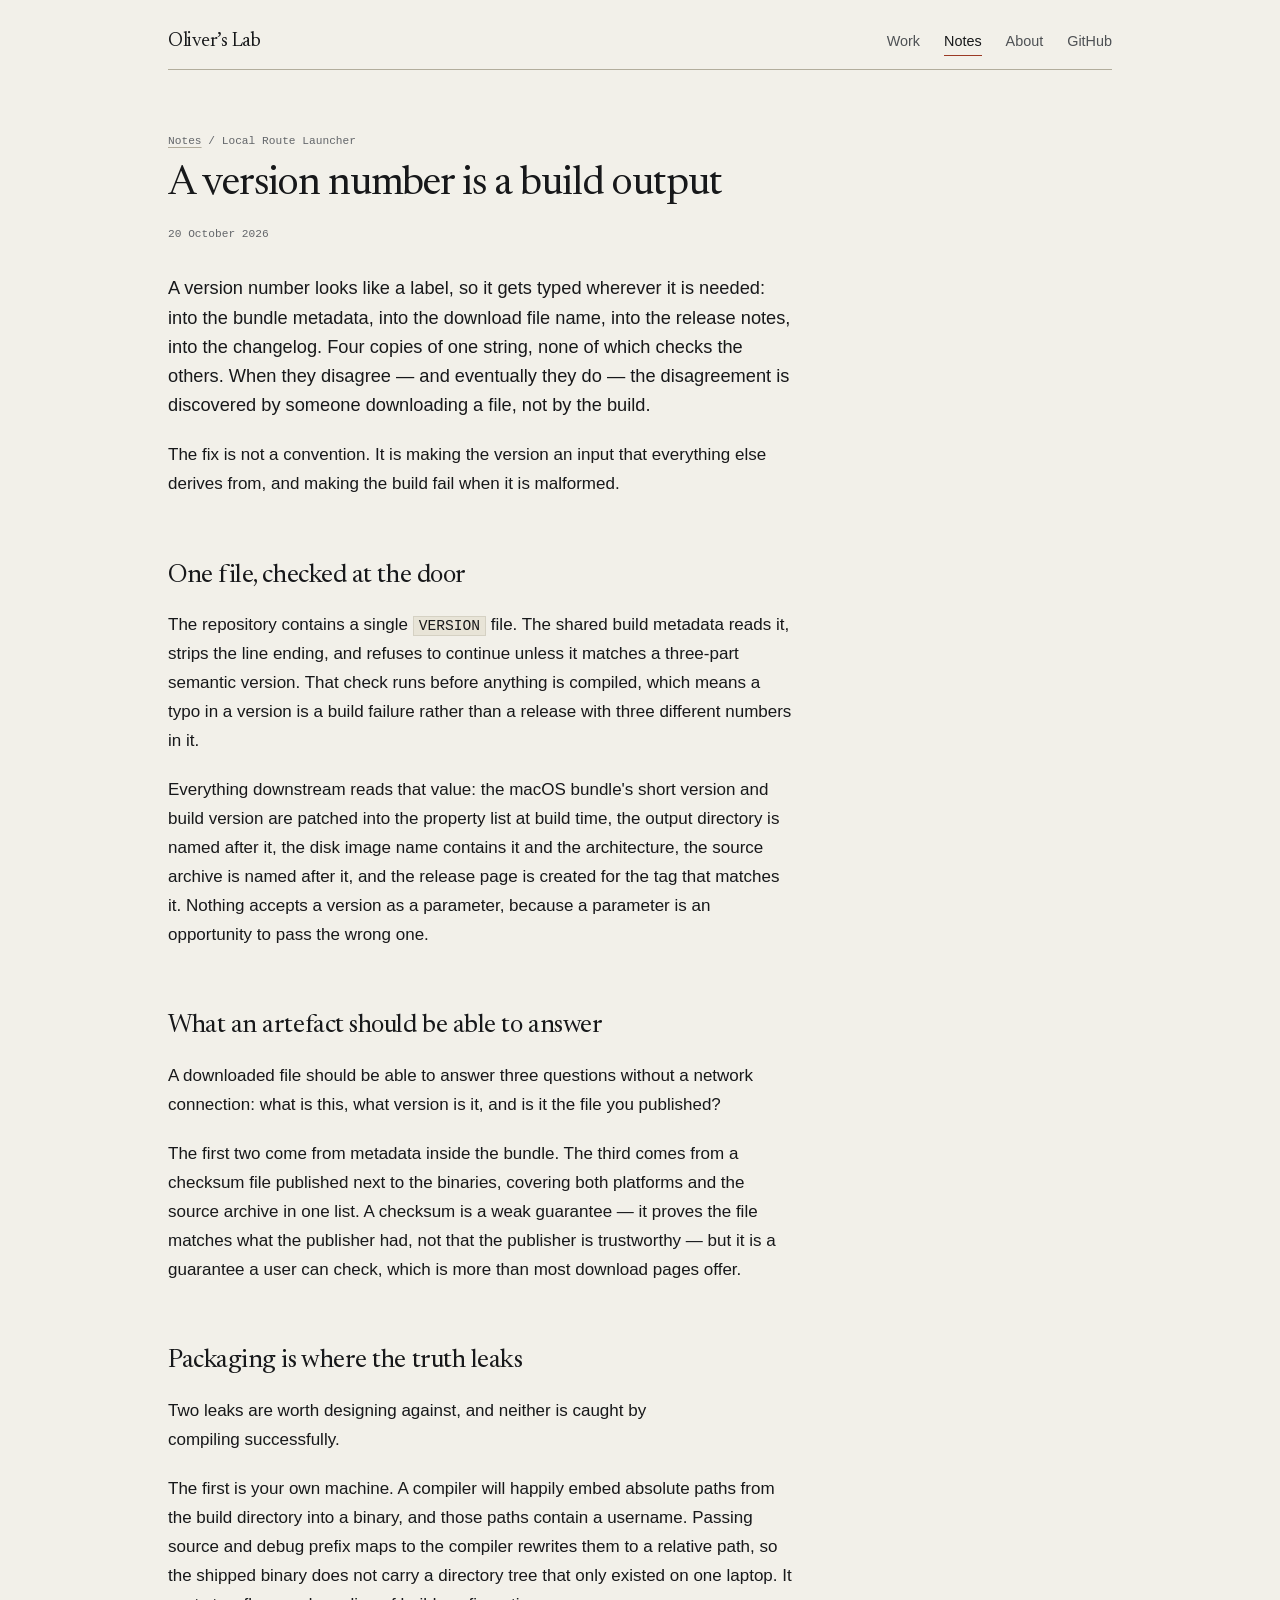
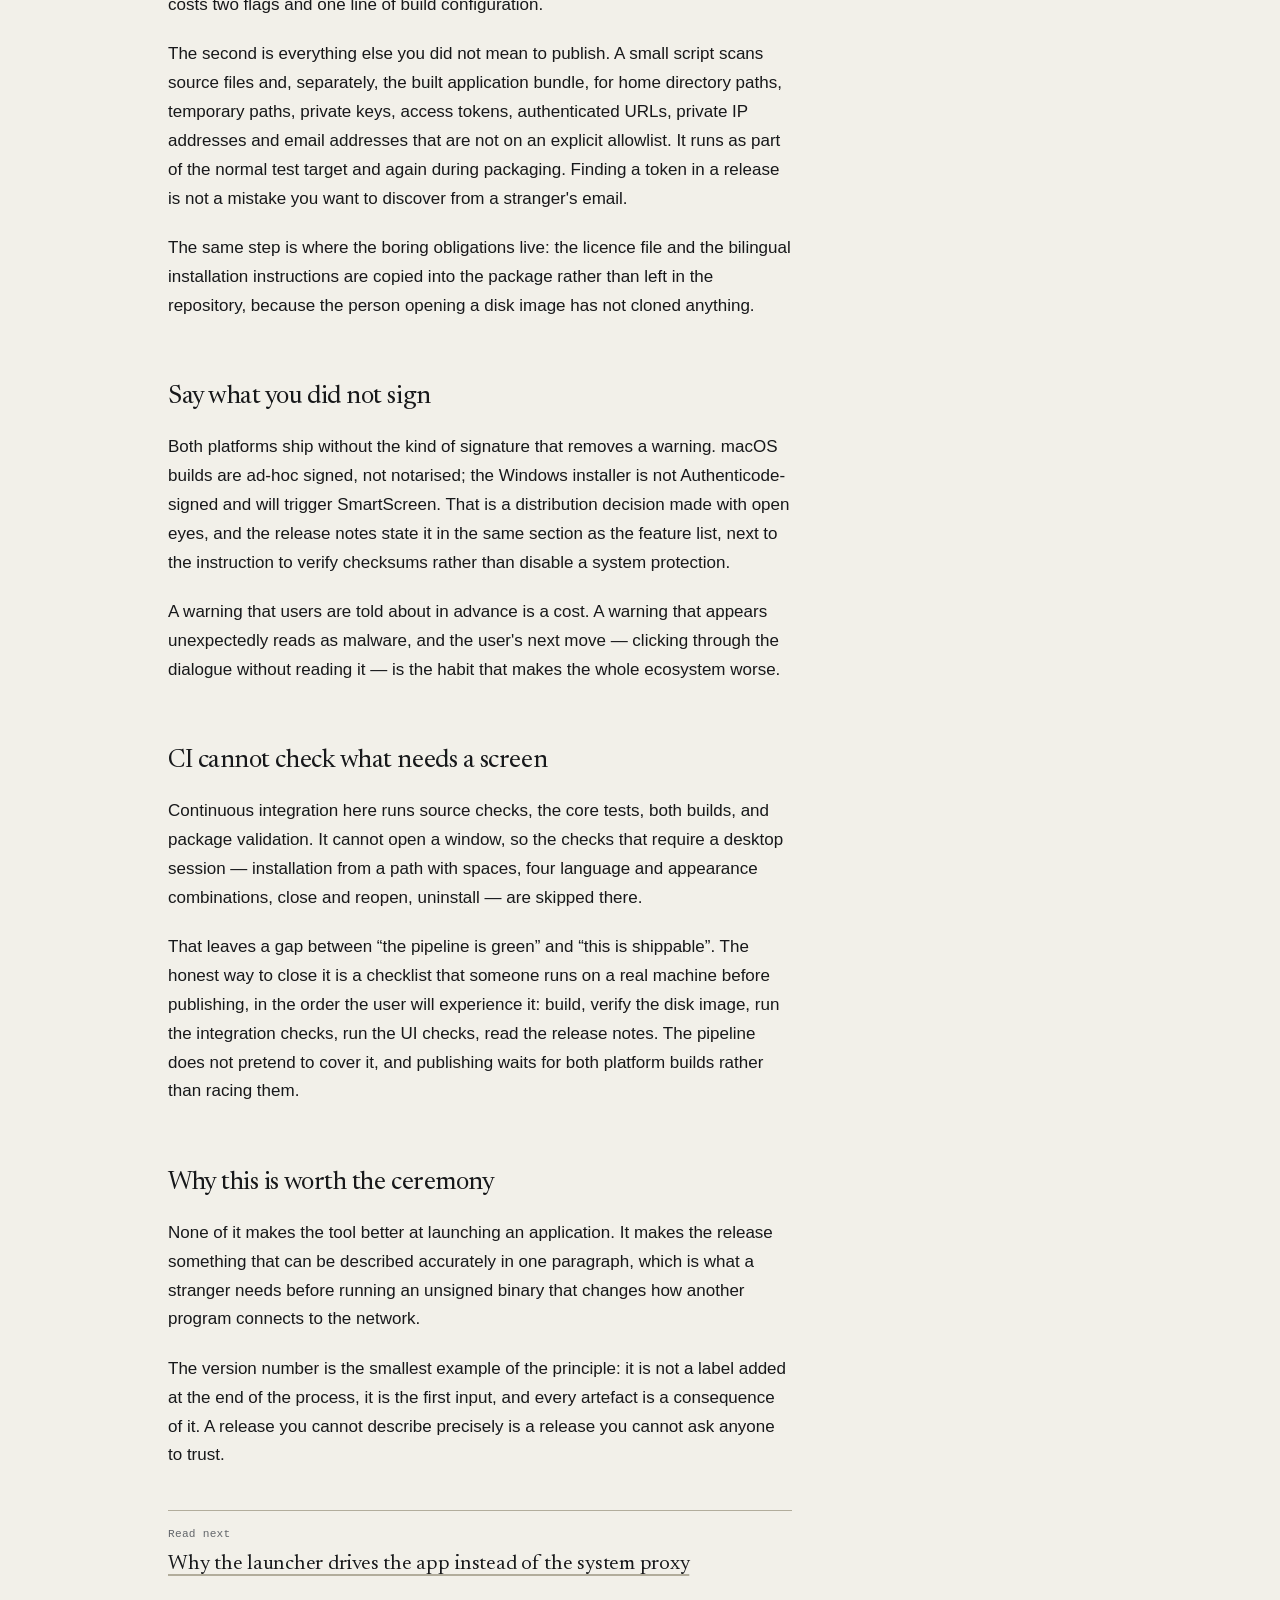
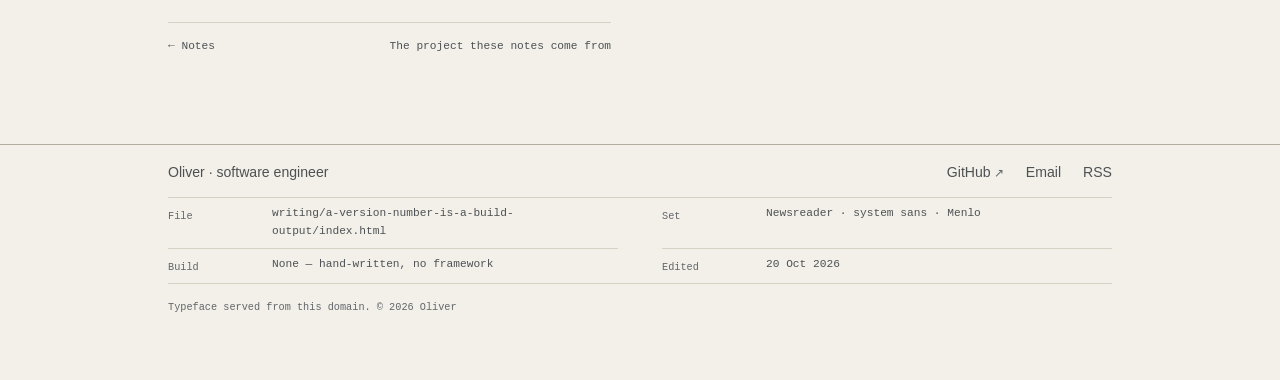
<file: writing/a-version-number-is-a-build-output/index.html>
<!doctype html>
<html lang="en">
<head>
<meta charset="utf-8">
<meta name="viewport" content="width=device-width, initial-scale=1">
<title>A version number is a build output — Oliver’s Lab</title>
<meta name="description" content="A version typed into four places is four versions. How one file became the only source, and what else a release artefact has to prove about itself.">
<link rel="canonical" href="https://oliver804.github.io/writing/a-version-number-is-a-build-output/">
<meta name="robots" content="index, follow, max-image-preview:large">
<meta name="theme-color" content="#f2f0e9">
<meta property="og:type" content="article">
<meta property="og:site_name" content="Oliver’s Lab">
<meta property="og:title" content="A version number is a build output">
<meta property="og:description" content="On version metadata, packaging, checksums and the checks that have to run before publishing rather than after.">
<meta property="og:url" content="https://oliver804.github.io/writing/a-version-number-is-a-build-output/">
<meta property="og:locale" content="en_US">
<meta property="og:image" content="https://oliver804.github.io/assets/img/og-card.png">
<meta name="twitter:card" content="summary_large_image">
<meta property="article:published_time" content="2026-10-20T09:00:00+00:00">
<meta property="article:author" content="Oliver">
<meta name="author" content="Oliver">
<meta property="og:image:alt" content="A version number is a build output">
<meta name="twitter:title" content="A version number is a build output">
<meta name="twitter:description" content="A version typed into four places is four versions. How one file became the only source, and what else a release artefact has to prove about itself.">
<meta name="twitter:image" content="https://oliver804.github.io/assets/img/og-card.png">
<meta name="twitter:image:alt" content="A version number is a build output">
<script type="application/ld+json">
{
  "@context": "https://schema.org",
  "@type": "TechArticle",
  "@id": "https://oliver804.github.io/writing/a-version-number-is-a-build-output/#article",
  "headline": "A version number is a build output",
  "description": "A version typed into four places is four versions. How one file became the only source, and what else a release artefact has to prove about itself.",
  "url": "https://oliver804.github.io/writing/a-version-number-is-a-build-output/",
  "mainEntityOfPage": {
    "@type": "WebPage",
    "@id": "https://oliver804.github.io/writing/a-version-number-is-a-build-output/"
  },
  "datePublished": "2026-10-20T09:00:00+00:00",
  "dateModified": "2026-10-20T09:00:00+00:00",
  "inLanguage": "en",
  "image": "https://oliver804.github.io/assets/img/og-card.png",
  "keywords": [
    "developer tools",
    "build",
    "release engineering"
  ],
  "author": {
    "@id": "https://oliver804.github.io/#person"
  },
  "publisher": {
    "@id": "https://oliver804.github.io/#person"
  },
  "isPartOf": {
    "@id": "https://oliver804.github.io/writing/#blog"
  }
}
</script>
<link rel="icon" href="/assets/img/favicon.svg" type="image/svg+xml">
<link rel="alternate" type="application/rss+xml" title="Oliver’s Lab — notes" href="/feed.xml">
<link rel="preload" href="/assets/fonts/newsreader-roman.woff2" as="font" type="font/woff2" crossorigin>
<link rel="stylesheet" href="/assets/css/style.css">
<!-- Analytics: Google Analytics 4 + Microsoft Clarity. Copy this whole block into every new page. -->
<script async src="https://www.googletagmanager.com/gtag/js?id=G-472VKF5Y95"></script>
<script>
window.dataLayer = window.dataLayer || [];
function gtag(){dataLayer.push(arguments);}
gtag('js', new Date());
gtag('config', 'G-472VKF5Y95');
</script>
<script type="text/javascript">
(function(c,l,a,r,i,t,y){
c[a]=c[a]||function(){(c[a].q=c[a].q||[]).push(arguments)};
t=l.createElement(r);t.async=1;t.src="https://www.clarity.ms/tag/"+i;
y=l.getElementsByTagName(r)[0];y.parentNode.insertBefore(t,y);
})(window, document, "clarity", "script", "z0l2ymgxa3");
</script>
</head>
<body>

<a class="skip" href="#main">Skip to content</a>

<header class="site-head">
  <div class="wrap">
    <div class="masthead">
      <a class="brand" href="/">Oliver’s Lab</a>
      <nav class="nav" aria-label="Primary">
        <a href="/projects/">Work</a>
        <a href="/writing/" aria-current="page">Notes</a>
        <a href="/about/">About</a>
        <a href="https://github.com/oliver804">GitHub</a>
      </nav>
    </div>
  </div>
</header>

<main id="main">

  <article>
    <header class="article-head">
      <div class="wrap">
        <p class="kicker"><a href="/writing/">Notes</a> / Local Route Launcher</p>
        <h1>A version number is a build output</h1>
        <p class="article-meta"><span><time datetime="2026-10-20">20 October 2026</time></span></p>
      </div>
    </header>

    <div class="wrap">
      <div class="article-body">
<p>A version number looks like a label, so it gets typed wherever it is needed: into the bundle metadata, into the download file name, into the release notes, into the changelog. Four copies of one string, none of which checks the others. When they disagree — and eventually they do — the disagreement is discovered by someone downloading a file, not by the build.</p>

<p>The fix is not a convention. It is making the version an input that everything else derives from, and making the build fail when it is malformed.</p>

<h2>One file, checked at the door</h2>

<p>The repository contains a single <code>VERSION</code> file. The shared build metadata reads it, strips the line ending, and refuses to continue unless it matches a three-part semantic version. That check runs before anything is compiled, which means a typo in a version is a build failure rather than a release with three different numbers in it.</p>

<p>Everything downstream reads that value: the macOS bundle's short version and build version are patched into the property list at build time, the output directory is named after it, the disk image name contains it and the architecture, the source archive is named after it, and the release page is created for the tag that matches it. Nothing accepts a version as a parameter, because a parameter is an opportunity to pass the wrong one.</p>

<h2>What an artefact should be able to answer</h2>

<p>A downloaded file should be able to answer three questions without a network connection: what is this, what version is it, and is it the file you published?</p>

<p>The first two come from metadata inside the bundle. The third comes from a checksum file published next to the binaries, covering both platforms and the source archive in one list. A checksum is a weak guarantee — it proves the file matches what the publisher had, not that the publisher is trustworthy — but it is a guarantee a user can check, which is more than most download pages offer.</p>

<h2>Packaging is where the truth leaks</h2>

<p>Two leaks are worth designing against, and neither is caught by compiling successfully.</p>

<p>The first is your own machine. A compiler will happily embed absolute paths from the build directory into a binary, and those paths contain a username. Passing source and debug prefix maps to the compiler rewrites them to a relative path, so the shipped binary does not carry a directory tree that only existed on one laptop. It costs two flags and one line of build configuration.</p>

<p>The second is everything else you did not mean to publish. A small script scans source files and, separately, the built application bundle, for home directory paths, temporary paths, private keys, access tokens, authenticated URLs, private IP addresses and email addresses that are not on an explicit allowlist. It runs as part of the normal test target and again during packaging. Finding a token in a release is not a mistake you want to discover from a stranger's email.</p>

<p>The same step is where the boring obligations live: the licence file and the bilingual installation instructions are copied into the package rather than left in the repository, because the person opening a disk image has not cloned anything.</p>

<h2>Say what you did not sign</h2>

<p>Both platforms ship without the kind of signature that removes a warning. macOS builds are ad-hoc signed, not notarised; the Windows installer is not Authenticode-signed and will trigger SmartScreen. That is a distribution decision made with open eyes, and the release notes state it in the same section as the feature list, next to the instruction to verify checksums rather than disable a system protection.</p>

<p>A warning that users are told about in advance is a cost. A warning that appears unexpectedly reads as malware, and the user's next move — clicking through the dialogue without reading it — is the habit that makes the whole ecosystem worse.</p>

<h2>CI cannot check what needs a screen</h2>

<p>Continuous integration here runs source checks, the core tests, both builds, and package validation. It cannot open a window, so the checks that require a desktop session — installation from a path with spaces, four language and appearance combinations, close and reopen, uninstall — are skipped there.</p>

<p>That leaves a gap between “the pipeline is green” and “this is shippable”. The honest way to close it is a checklist that someone runs on a real machine before publishing, in the order the user will experience it: build, verify the disk image, run the integration checks, run the UI checks, read the release notes. The pipeline does not pretend to cover it, and publishing waits for both platform builds rather than racing them.</p>

<h2>Why this is worth the ceremony</h2>

<p>None of it makes the tool better at launching an application. It makes the release something that can be described accurately in one paragraph, which is what a stranger needs before running an unsigned binary that changes how another program connects to the network.</p>

<p>The version number is the smallest example of the principle: it is not a label added at the end of the process, it is the first input, and every artefact is a consequence of it. A release you cannot describe precisely is a release you cannot ask anyone to trust.</p>
          </div>

      <aside class="article-next">
        <p class="mono">Read next</p>
        <a href="/writing/why-the-launcher-drives-the-app/">Why the launcher drives the app instead of the system proxy</a>
      </aside>

      <div class="article-foot">
        <a href="/writing/">← Notes</a>
        <a href="/projects/local-route-launcher/">The project these notes come from</a>
      </div>
    </div>
  </article>

</main>

<footer class="site-foot">
  <div class="wrap">
    <div class="foot-nav">
      <span>Oliver · software engineer</span>
      <nav class="foot-links" aria-label="Footer">
        <a class="ext" href="https://github.com/oliver804">GitHub</a>
        <a href="mailto:oliver804x@gmail.com">Email</a>
        <a href="/feed.xml">RSS</a>
      </nav>
    </div>
    <dl class="tblock">
      <div><dt>File</dt><dd>writing/a-version-number-is-a-build-output/index.html</dd></div>
      <div><dt>Set</dt><dd>Newsreader · system sans · Menlo</dd></div>
      <div><dt>Build</dt><dd>None — hand-written, no framework</dd></div>
      <div><dt>Edited</dt><dd><time datetime="2026-10-20">20 Oct 2026</time></dd></div>
    </dl>
    <p class="colophon">Typeface served from this domain. © 2026 Oliver</p>
  </div>
</footer>

</body>
</html>
</file>
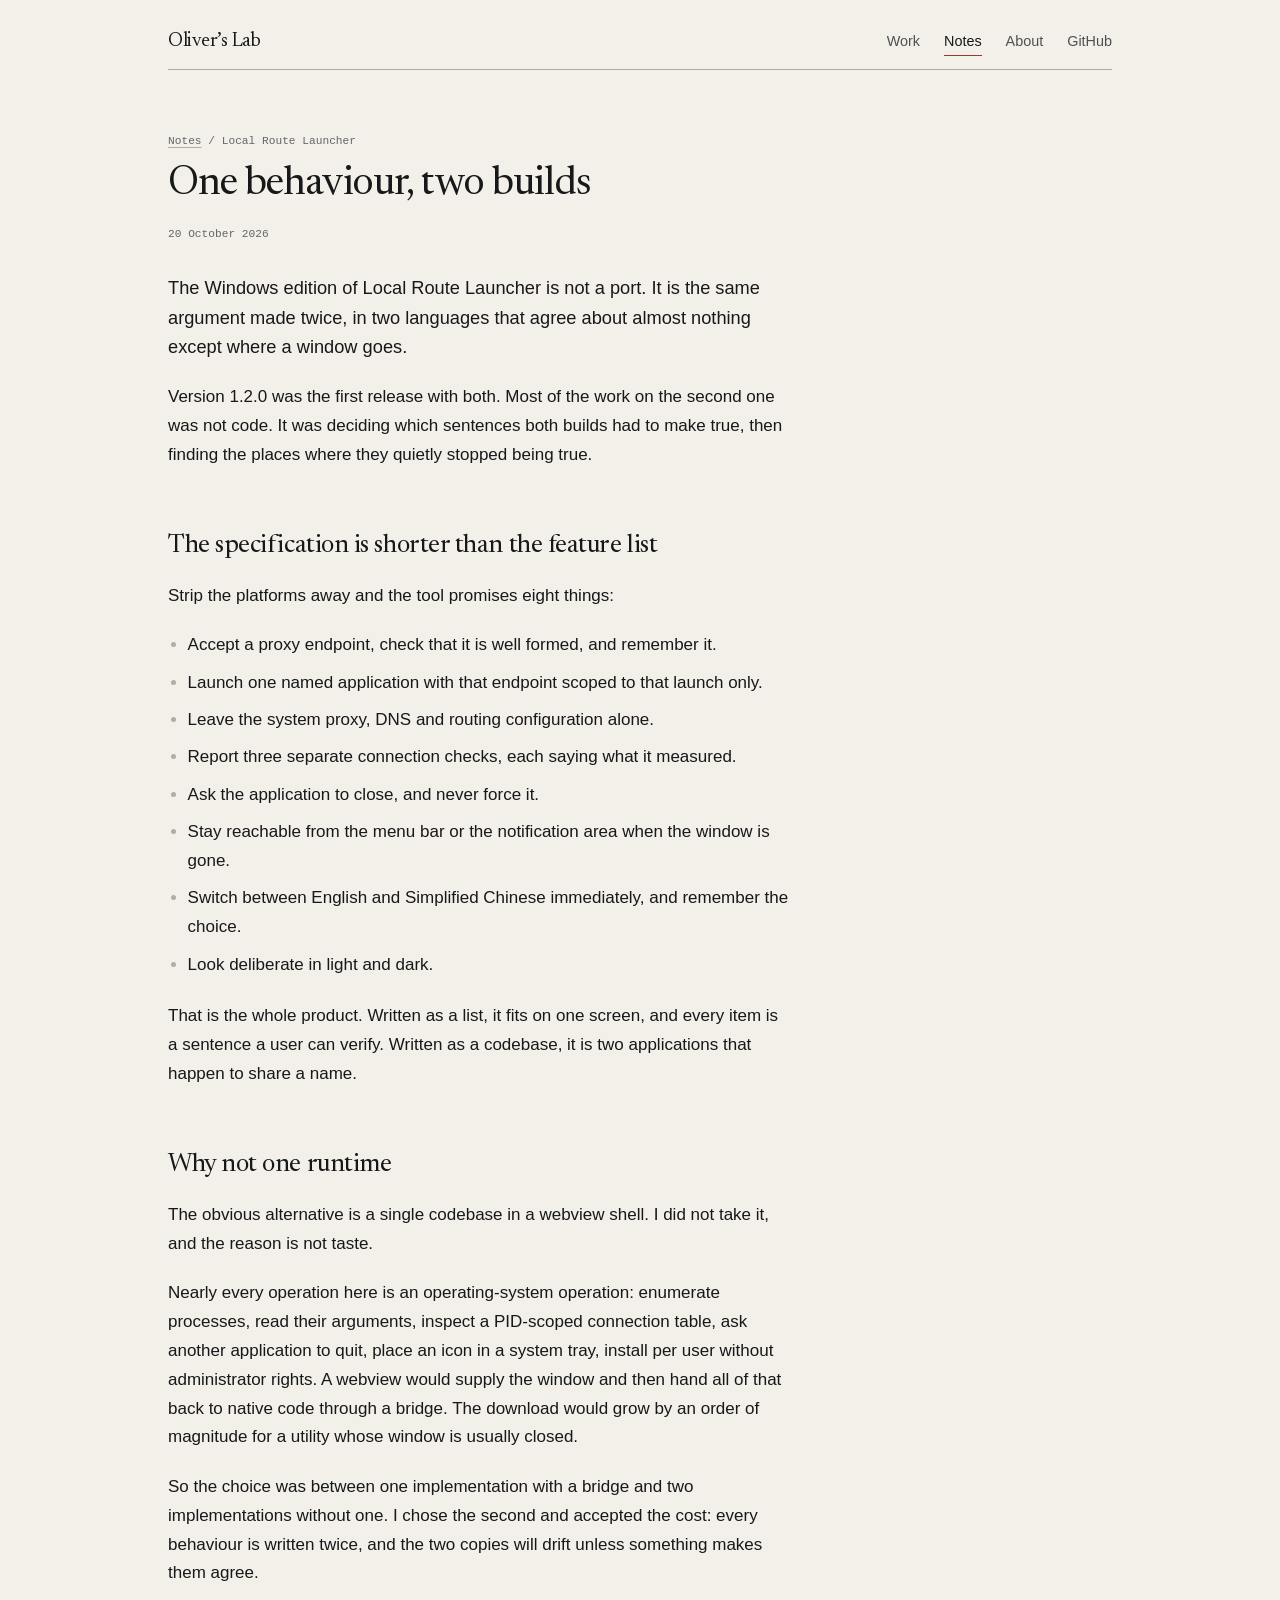
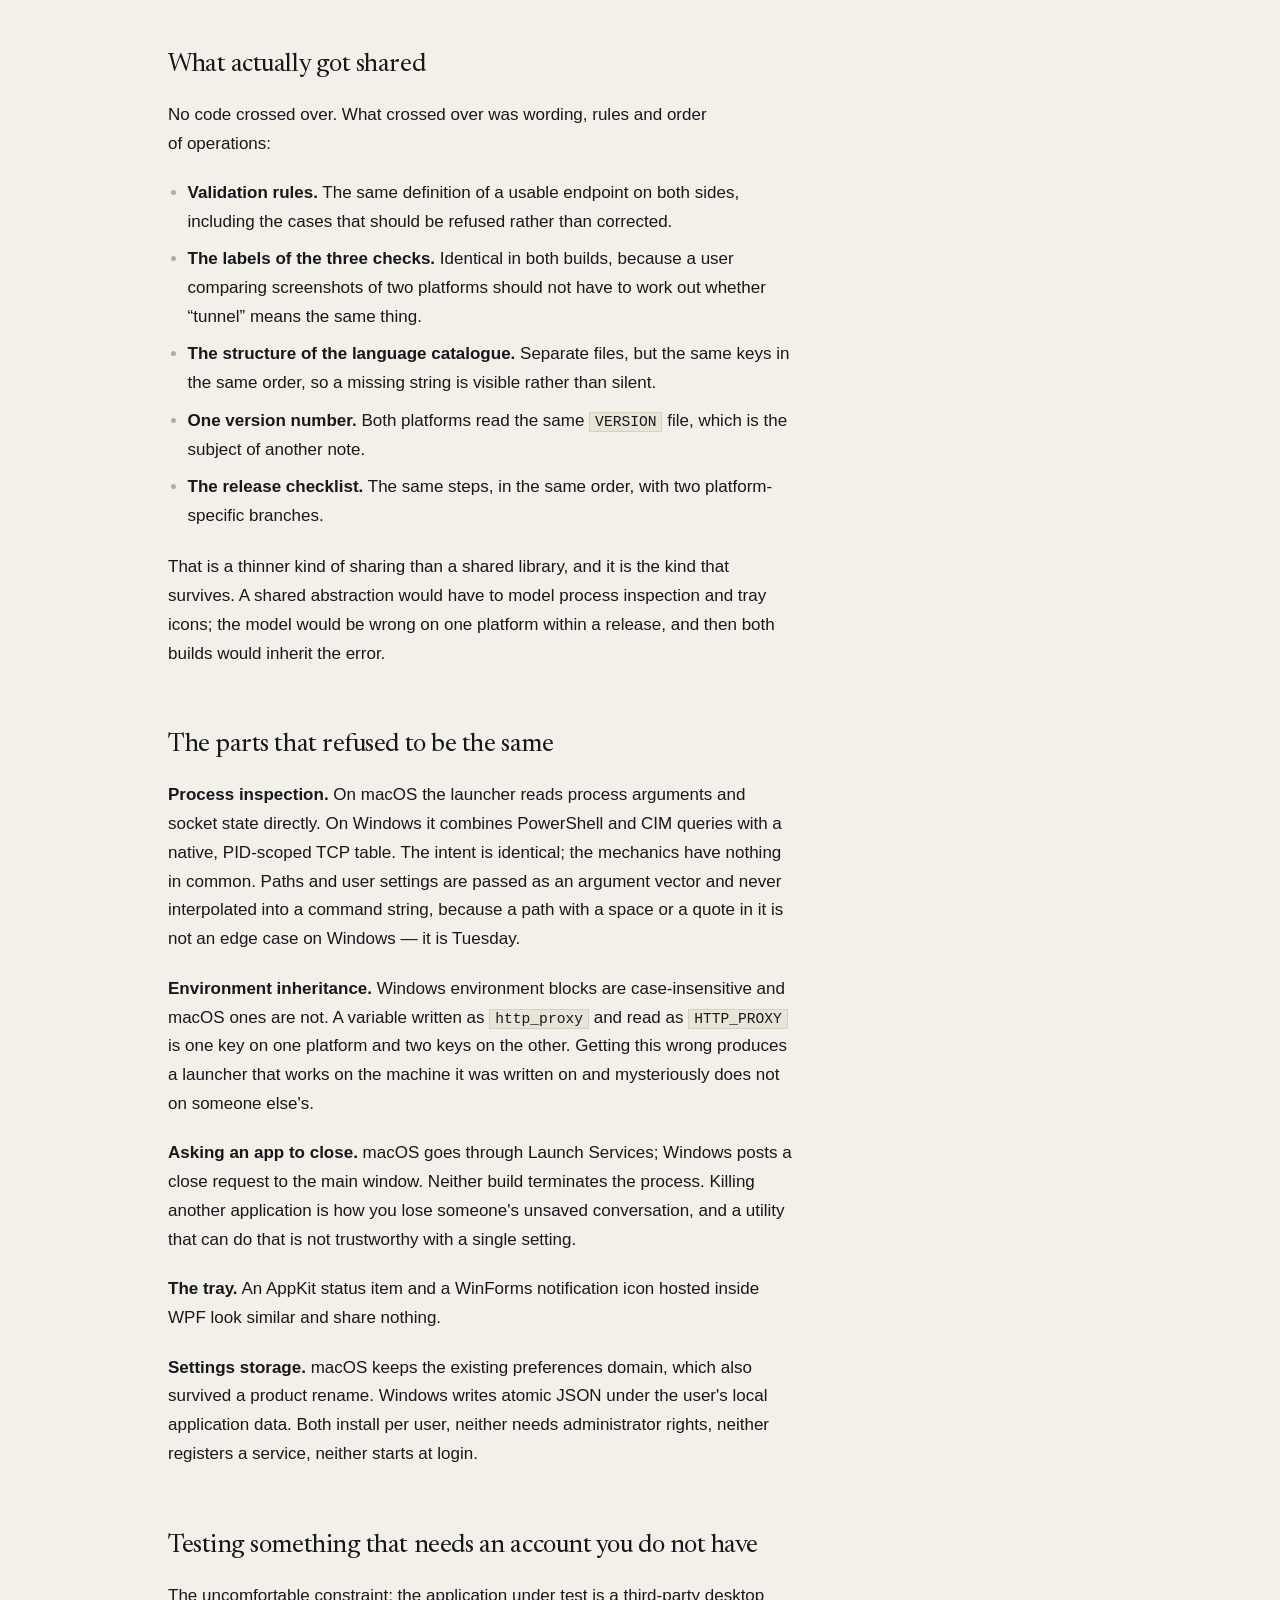
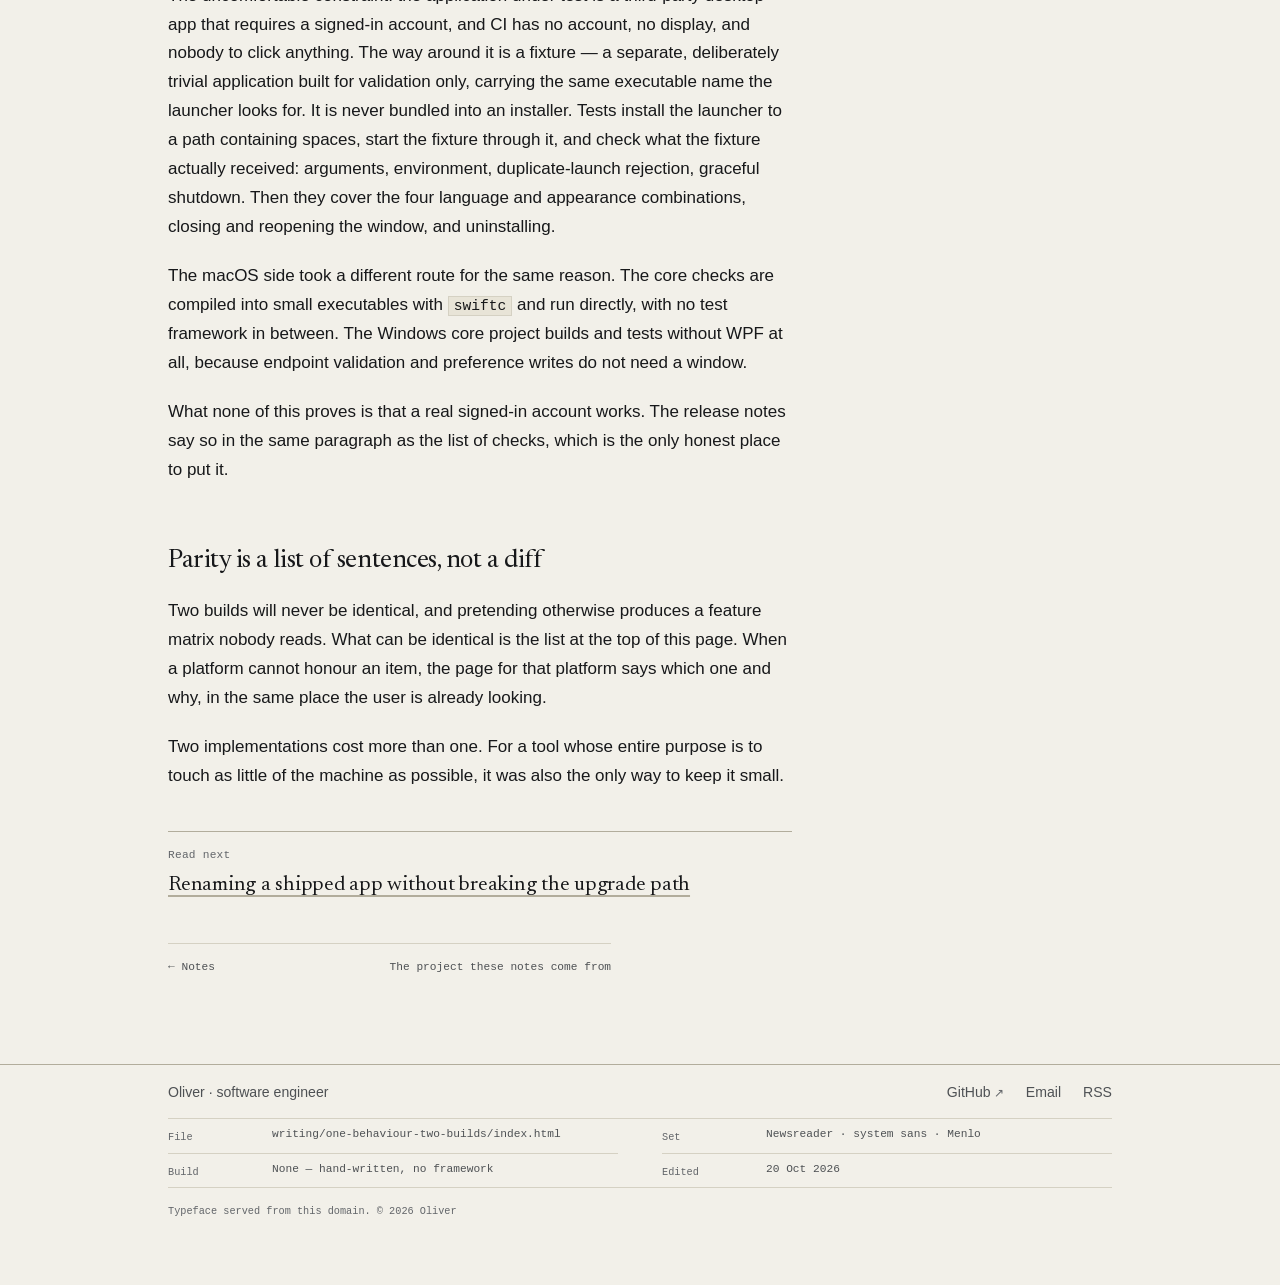
<file: writing/one-behaviour-two-builds/index.html>
<!doctype html>
<html lang="en">
<head>
<meta charset="utf-8">
<meta name="viewport" content="width=device-width, initial-scale=1">
<title>One behaviour, two builds — Oliver’s Lab</title>
<meta name="description" content="The Windows edition of Local Route Launcher is not a port. It is the same argument made twice, in two languages that agree about almost nothing except where a window goes.">
<link rel="canonical" href="https://oliver804.github.io/writing/one-behaviour-two-builds/">
<meta name="robots" content="index, follow, max-image-preview:large">
<meta name="theme-color" content="#f2f0e9">
<meta property="og:type" content="article">
<meta property="og:site_name" content="Oliver’s Lab">
<meta property="og:title" content="One behaviour, two builds">
<meta property="og:description" content="What a second native implementation of the same small tool shares, what it cannot, and how parity gets tested without an account.">
<meta property="og:url" content="https://oliver804.github.io/writing/one-behaviour-two-builds/">
<meta property="og:locale" content="en_US">
<meta property="og:image" content="https://oliver804.github.io/assets/img/og-card.png">
<meta name="twitter:card" content="summary_large_image">
<meta property="article:published_time" content="2026-10-20T09:00:00+00:00">
<meta property="article:author" content="Oliver">
<meta name="author" content="Oliver">
<meta property="og:image:alt" content="One behaviour, two builds">
<meta name="twitter:title" content="One behaviour, two builds">
<meta name="twitter:description" content="The Windows edition of Local Route Launcher is not a port. It is the same argument made twice, in two languages that agree about almost nothing except where a window goes.">
<meta name="twitter:image" content="https://oliver804.github.io/assets/img/og-card.png">
<meta name="twitter:image:alt" content="One behaviour, two builds">
<script type="application/ld+json">
{
  "@context": "https://schema.org",
  "@type": "TechArticle",
  "@id": "https://oliver804.github.io/writing/one-behaviour-two-builds/#article",
  "headline": "One behaviour, two builds",
  "description": "What a second native implementation of the same small tool shares, what it cannot, and how parity gets tested without an account.",
  "url": "https://oliver804.github.io/writing/one-behaviour-two-builds/",
  "mainEntityOfPage": {
    "@type": "WebPage",
    "@id": "https://oliver804.github.io/writing/one-behaviour-two-builds/"
  },
  "datePublished": "2026-10-20T09:00:00+00:00",
  "dateModified": "2026-10-20T09:00:00+00:00",
  "inLanguage": "en",
  "image": "https://oliver804.github.io/assets/img/og-card.png",
  "keywords": [
    "software engineering",
    "native apps",
    "testing"
  ],
  "author": {
    "@id": "https://oliver804.github.io/#person"
  },
  "publisher": {
    "@id": "https://oliver804.github.io/#person"
  },
  "isPartOf": {
    "@id": "https://oliver804.github.io/writing/#blog"
  }
}
</script>
<link rel="icon" href="/assets/img/favicon.svg" type="image/svg+xml">
<link rel="alternate" type="application/rss+xml" title="Oliver’s Lab — notes" href="/feed.xml">
<link rel="preload" href="/assets/fonts/newsreader-roman.woff2" as="font" type="font/woff2" crossorigin>
<link rel="stylesheet" href="/assets/css/style.css">
<!-- Analytics: Google Analytics 4 + Microsoft Clarity. Copy this whole block into every new page. -->
<script async src="https://www.googletagmanager.com/gtag/js?id=G-472VKF5Y95"></script>
<script>
window.dataLayer = window.dataLayer || [];
function gtag(){dataLayer.push(arguments);}
gtag('js', new Date());
gtag('config', 'G-472VKF5Y95');
</script>
<script type="text/javascript">
(function(c,l,a,r,i,t,y){
c[a]=c[a]||function(){(c[a].q=c[a].q||[]).push(arguments)};
t=l.createElement(r);t.async=1;t.src="https://www.clarity.ms/tag/"+i;
y=l.getElementsByTagName(r)[0];y.parentNode.insertBefore(t,y);
})(window, document, "clarity", "script", "z0l2ymgxa3");
</script>
</head>
<body>

<a class="skip" href="#main">Skip to content</a>

<header class="site-head">
  <div class="wrap">
    <div class="masthead">
      <a class="brand" href="/">Oliver’s Lab</a>
      <nav class="nav" aria-label="Primary">
        <a href="/projects/">Work</a>
        <a href="/writing/" aria-current="page">Notes</a>
        <a href="/about/">About</a>
        <a href="https://github.com/oliver804">GitHub</a>
      </nav>
    </div>
  </div>
</header>

<main id="main">

  <article>
    <header class="article-head">
      <div class="wrap">
        <p class="kicker"><a href="/writing/">Notes</a> / Local Route Launcher</p>
        <h1>One behaviour, two builds</h1>
        <p class="article-meta"><span><time datetime="2026-10-20">20 October 2026</time></span></p>
      </div>
    </header>

    <div class="wrap">
      <div class="article-body">
<p>The Windows edition of Local Route Launcher is not a port. It is the same argument made twice, in two languages that agree about almost nothing except where a window goes.</p>

<p>Version 1.2.0 was the first release with both. Most of the work on the second one was not code. It was deciding which sentences both builds had to make true, then finding the places where they quietly stopped being true.</p>

<h2>The specification is shorter than the feature list</h2>

<p>Strip the platforms away and the tool promises eight things:</p>

<ul>
  <li>Accept a proxy endpoint, check that it is well formed, and remember it.</li>
  <li>Launch one named application with that endpoint scoped to that launch only.</li>
  <li>Leave the system proxy, DNS and routing configuration alone.</li>
  <li>Report three separate connection checks, each saying what it measured.</li>
  <li>Ask the application to close, and never force it.</li>
  <li>Stay reachable from the menu bar or the notification area when the window is gone.</li>
  <li>Switch between English and Simplified Chinese immediately, and remember the choice.</li>
  <li>Look deliberate in light and dark.</li>
</ul>

<p>That is the whole product. Written as a list, it fits on one screen, and every item is a sentence a user can verify. Written as a codebase, it is two applications that happen to share a name.</p>

<h2>Why not one runtime</h2>

<p>The obvious alternative is a single codebase in a webview shell. I did not take it, and the reason is not taste.</p>

<p>Nearly every operation here is an operating-system operation: enumerate processes, read their arguments, inspect a PID-scoped connection table, ask another application to quit, place an icon in a system tray, install per user without administrator rights. A webview would supply the window and then hand all of that back to native code through a bridge. The download would grow by an order of magnitude for a utility whose window is usually closed.</p>

<p>So the choice was between one implementation with a bridge and two implementations without one. I chose the second and accepted the cost: every behaviour is written twice, and the two copies will drift unless something makes them agree.</p>

<h2>What actually got shared</h2>

<p>No code crossed over. What crossed over was wording, rules and order of operations:</p>

<ul>
  <li><strong>Validation rules.</strong> The same definition of a usable endpoint on both sides, including the cases that should be refused rather than corrected.</li>
  <li><strong>The labels of the three checks.</strong> Identical in both builds, because a user comparing screenshots of two platforms should not have to work out whether “tunnel” means the same thing.</li>
  <li><strong>The structure of the language catalogue.</strong> Separate files, but the same keys in the same order, so a missing string is visible rather than silent.</li>
  <li><strong>One version number.</strong> Both platforms read the same <code>VERSION</code> file, which is the subject of another note.</li>
  <li><strong>The release checklist.</strong> The same steps, in the same order, with two platform-specific branches.</li>
</ul>

<p>That is a thinner kind of sharing than a shared library, and it is the kind that survives. A shared abstraction would have to model process inspection and tray icons; the model would be wrong on one platform within a release, and then both builds would inherit the error.</p>

<h2>The parts that refused to be the same</h2>

<p><strong>Process inspection.</strong> On macOS the launcher reads process arguments and socket state directly. On Windows it combines PowerShell and CIM queries with a native, PID-scoped TCP table. The intent is identical; the mechanics have nothing in common. Paths and user settings are passed as an argument vector and never interpolated into a command string, because a path with a space or a quote in it is not an edge case on Windows — it is Tuesday.</p>

<p><strong>Environment inheritance.</strong> Windows environment blocks are case-insensitive and macOS ones are not. A variable written as <code>http_proxy</code> and read as <code>HTTP_PROXY</code> is one key on one platform and two keys on the other. Getting this wrong produces a launcher that works on the machine it was written on and mysteriously does not on someone else's.</p>

<p><strong>Asking an app to close.</strong> macOS goes through Launch Services; Windows posts a close request to the main window. Neither build terminates the process. Killing another application is how you lose someone's unsaved conversation, and a utility that can do that is not trustworthy with a single setting.</p>

<p><strong>The tray.</strong> An AppKit status item and a WinForms notification icon hosted inside WPF look similar and share nothing.</p>

<p><strong>Settings storage.</strong> macOS keeps the existing preferences domain, which also survived a product rename. Windows writes atomic JSON under the user's local application data. Both install per user, neither needs administrator rights, neither registers a service, neither starts at login.</p>

<h2>Testing something that needs an account you do not have</h2>

<p>The uncomfortable constraint: the application under test is a third-party desktop app that requires a signed-in account, and CI has no account, no display, and nobody to click anything. The way around it is a fixture — a separate, deliberately trivial application built for validation only, carrying the same executable name the launcher looks for. It is never bundled into an installer. Tests install the launcher to a path containing spaces, start the fixture through it, and check what the fixture actually received: arguments, environment, duplicate-launch rejection, graceful shutdown. Then they cover the four language and appearance combinations, closing and reopening the window, and uninstalling.</p>

<p>The macOS side took a different route for the same reason. The core checks are compiled into small executables with <code>swiftc</code> and run directly, with no test framework in between. The Windows core project builds and tests without WPF at all, because endpoint validation and preference writes do not need a window.</p>

<p>What none of this proves is that a real signed-in account works. The release notes say so in the same paragraph as the list of checks, which is the only honest place to put it.</p>

<h2>Parity is a list of sentences, not a diff</h2>

<p>Two builds will never be identical, and pretending otherwise produces a feature matrix nobody reads. What can be identical is the list at the top of this page. When a platform cannot honour an item, the page for that platform says which one and why, in the same place the user is already looking.</p>

<p>Two implementations cost more than one. For a tool whose entire purpose is to touch as little of the machine as possible, it was also the only way to keep it small.</p>
          </div>

      <aside class="article-next">
        <p class="mono">Read next</p>
        <a href="/writing/renaming-a-shipped-app/">Renaming a shipped app without breaking the upgrade path</a>
      </aside>

      <div class="article-foot">
        <a href="/writing/">← Notes</a>
        <a href="/projects/local-route-launcher/">The project these notes come from</a>
      </div>
    </div>
  </article>

</main>

<footer class="site-foot">
  <div class="wrap">
    <div class="foot-nav">
      <span>Oliver · software engineer</span>
      <nav class="foot-links" aria-label="Footer">
        <a class="ext" href="https://github.com/oliver804">GitHub</a>
        <a href="mailto:oliver804x@gmail.com">Email</a>
        <a href="/feed.xml">RSS</a>
      </nav>
    </div>
    <dl class="tblock">
      <div><dt>File</dt><dd>writing/one-behaviour-two-builds/index.html</dd></div>
      <div><dt>Set</dt><dd>Newsreader · system sans · Menlo</dd></div>
      <div><dt>Build</dt><dd>None — hand-written, no framework</dd></div>
      <div><dt>Edited</dt><dd><time datetime="2026-10-20">20 Oct 2026</time></dd></div>
    </dl>
    <p class="colophon">Typeface served from this domain. © 2026 Oliver</p>
  </div>
</footer>

</body>
</html>
</file>
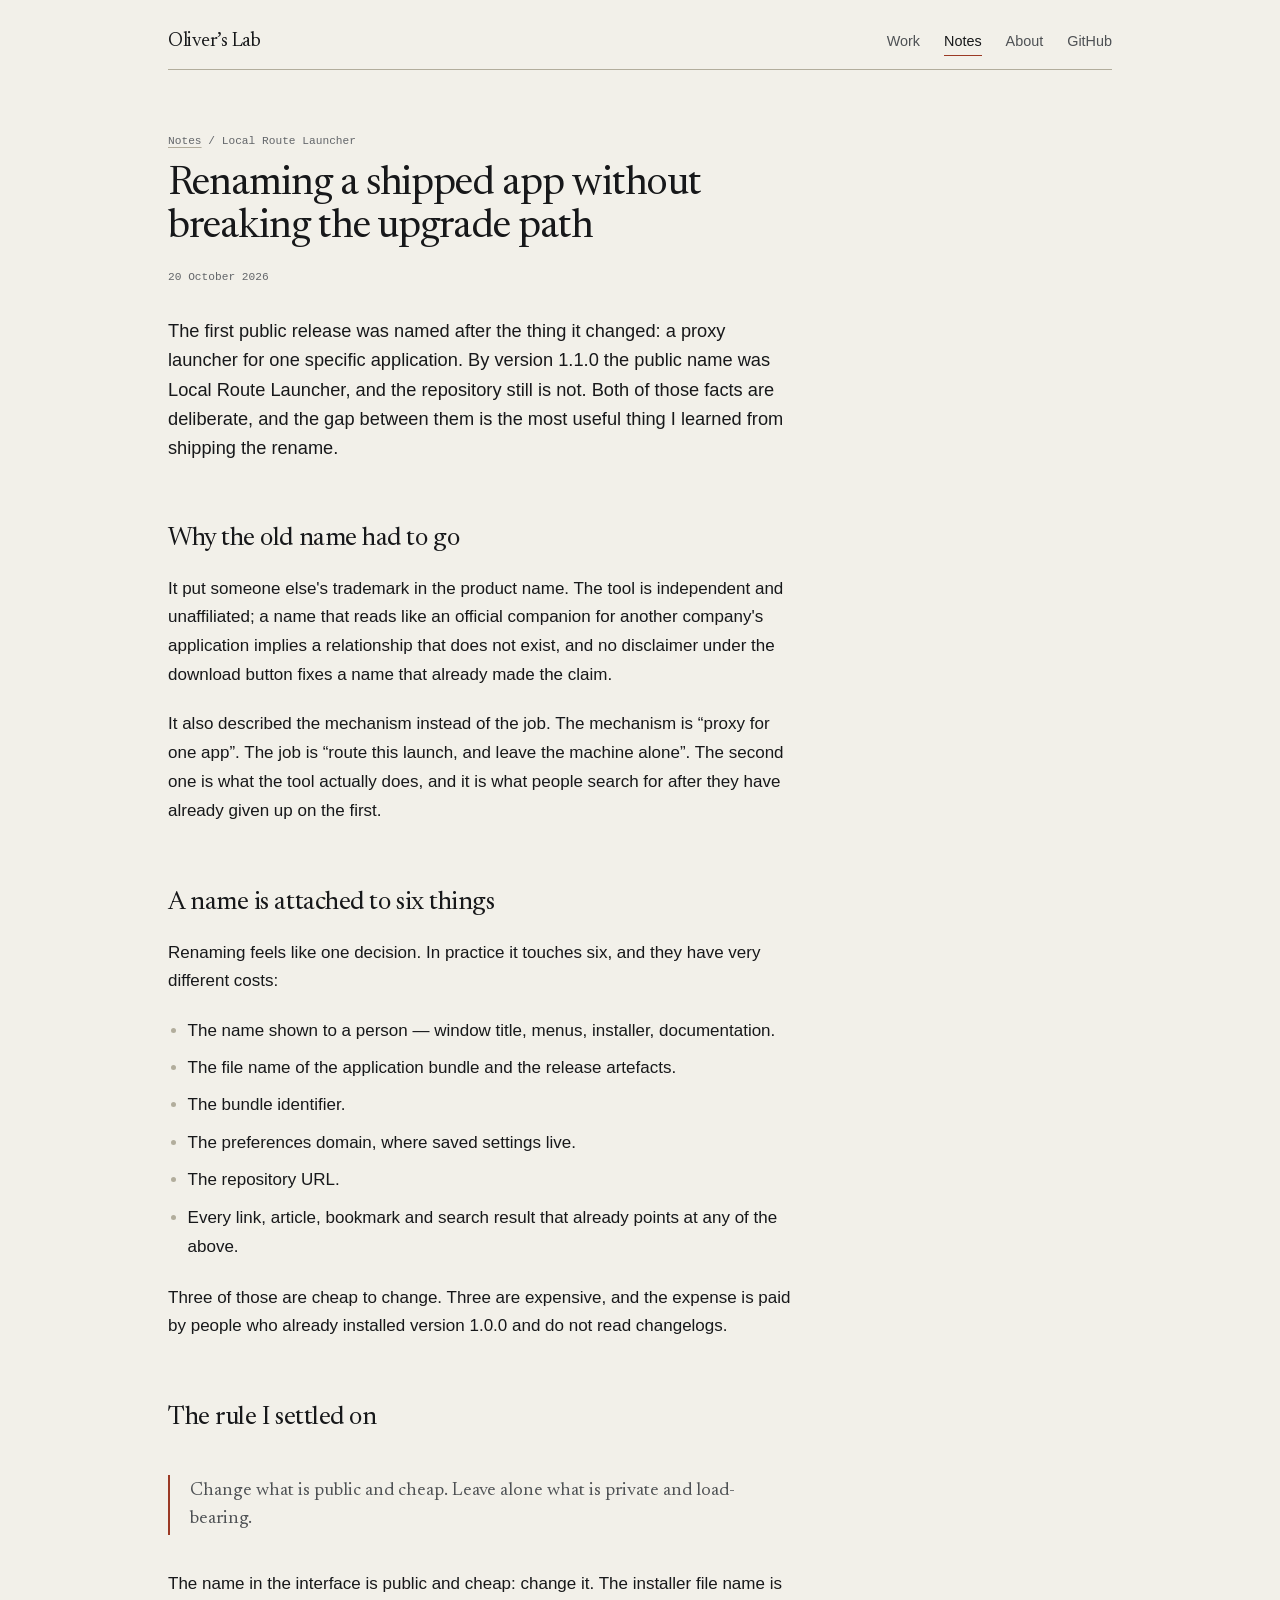
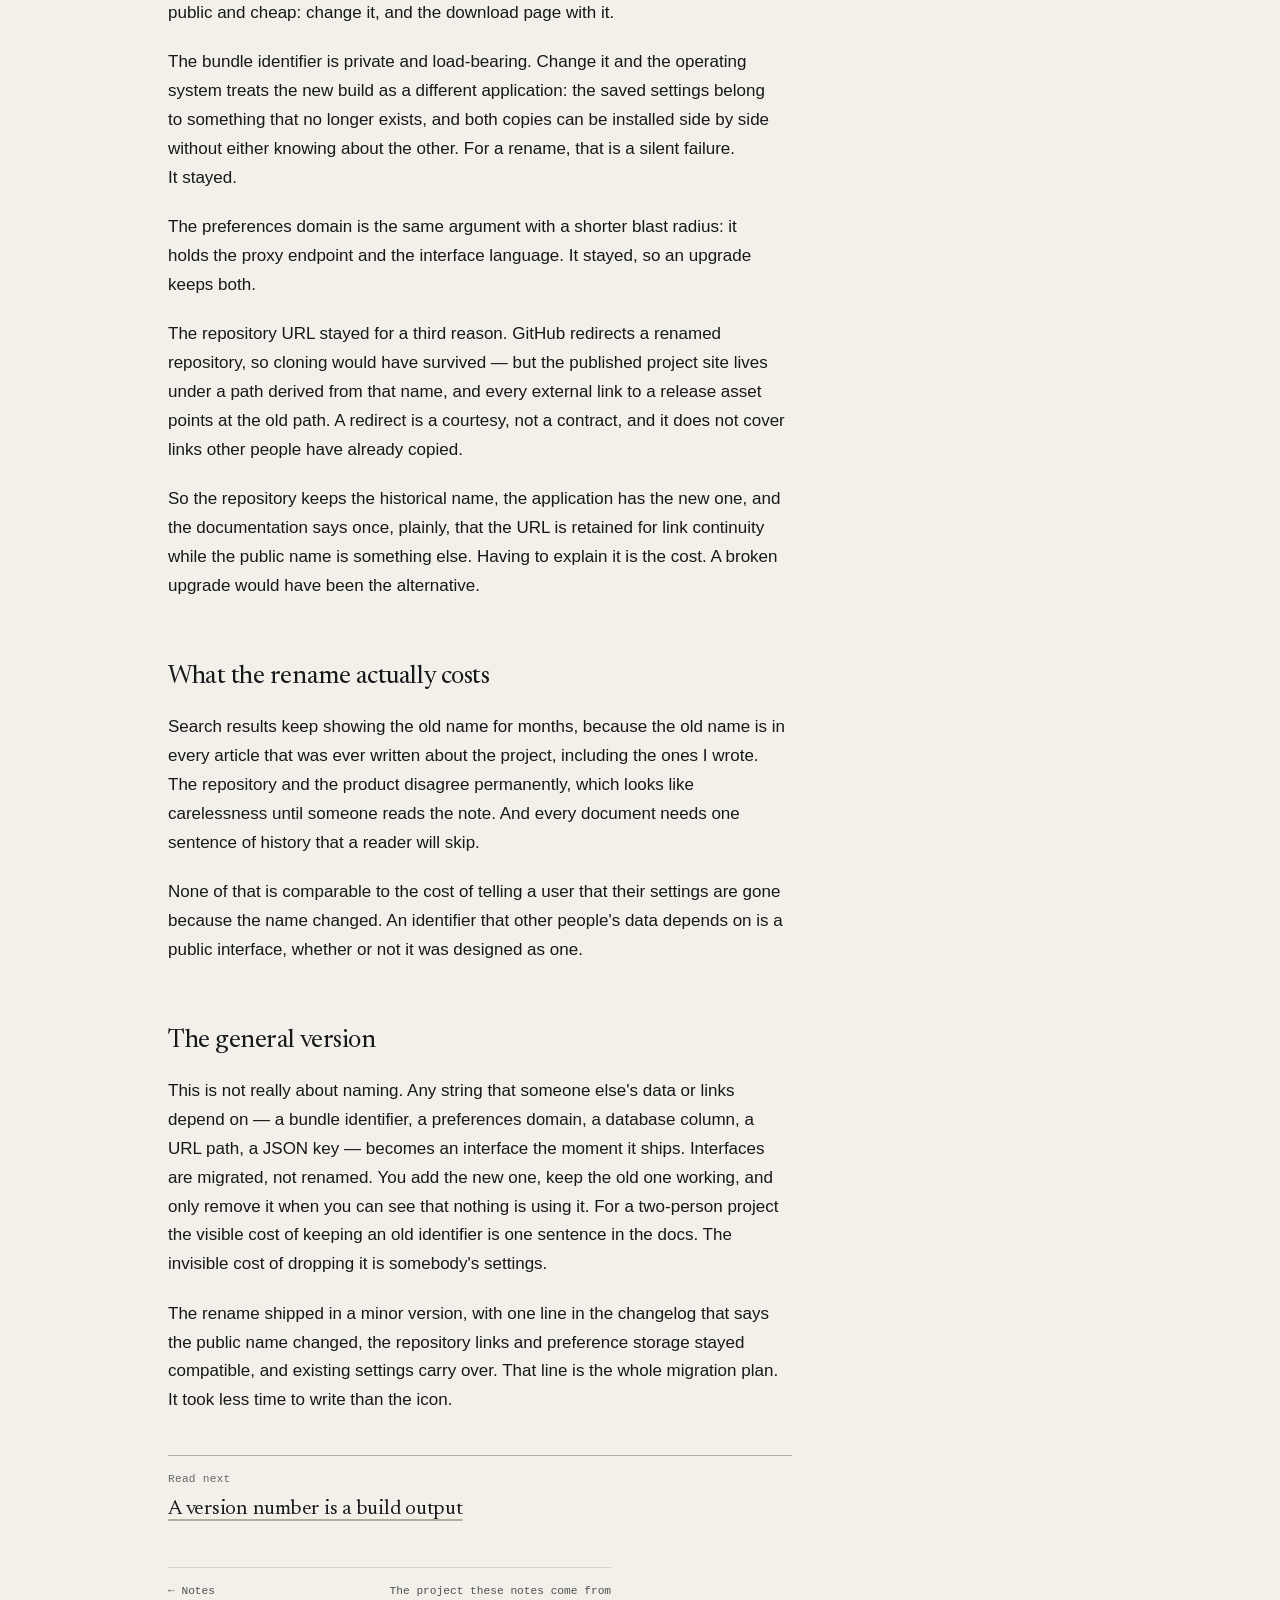
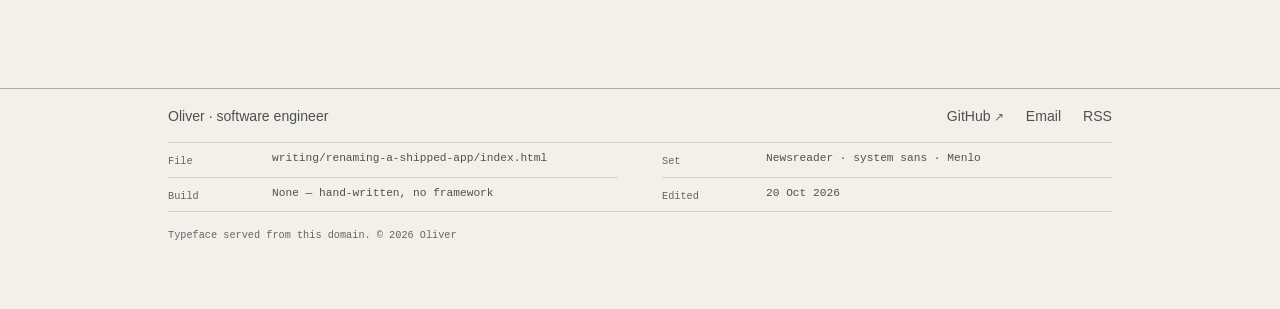
<file: writing/renaming-a-shipped-app/index.html>
<!doctype html>
<html lang="en">
<head>
<meta charset="utf-8">
<meta name="viewport" content="width=device-width, initial-scale=1">
<title>Renaming a shipped app without breaking the upgrade path — Oliver’s Lab</title>
<meta name="description" content="A name is attached to six different things, and only some can change. What moved in 1.1.0, what stayed, and why the repository keeps the old name.">
<link rel="canonical" href="https://oliver804.github.io/writing/renaming-a-shipped-app/">
<meta name="robots" content="index, follow, max-image-preview:large">
<meta name="theme-color" content="#f2f0e9">
<meta property="og:type" content="article">
<meta property="og:site_name" content="Oliver’s Lab">
<meta property="og:title" content="Renaming a shipped app without breaking the upgrade path">
<meta property="og:description" content="Why the public app name changed while the repository URL, bundle identifier and preferences domain did not.">
<meta property="og:url" content="https://oliver804.github.io/writing/renaming-a-shipped-app/">
<meta property="og:locale" content="en_US">
<meta property="og:image" content="https://oliver804.github.io/assets/img/og-card.png">
<meta name="twitter:card" content="summary_large_image">
<meta property="article:published_time" content="2026-10-20T09:00:00+00:00">
<meta property="article:author" content="Oliver">
<meta name="author" content="Oliver">
<meta property="og:image:alt" content="Renaming a shipped app without breaking the upgrade path">
<meta name="twitter:title" content="Renaming a shipped app without breaking the upgrade path">
<meta name="twitter:description" content="A name is attached to six different things, and only some can change. What moved in 1.1.0, what stayed, and why the repository keeps the old name.">
<meta name="twitter:image" content="https://oliver804.github.io/assets/img/og-card.png">
<meta name="twitter:image:alt" content="Renaming a shipped app without breaking the upgrade path">
<script type="application/ld+json">
{
  "@context": "https://schema.org",
  "@type": "TechArticle",
  "@id": "https://oliver804.github.io/writing/renaming-a-shipped-app/#article",
  "headline": "Renaming a shipped app without breaking the upgrade path",
  "description": "A name is attached to six different things, and only some can change. What moved in 1.1.0, what stayed, and why the repository keeps the old name.",
  "url": "https://oliver804.github.io/writing/renaming-a-shipped-app/",
  "mainEntityOfPage": {
    "@type": "WebPage",
    "@id": "https://oliver804.github.io/writing/renaming-a-shipped-app/"
  },
  "datePublished": "2026-10-20T09:00:00+00:00",
  "dateModified": "2026-10-20T09:00:00+00:00",
  "inLanguage": "en",
  "image": "https://oliver804.github.io/assets/img/og-card.png",
  "keywords": [
    "open source",
    "release engineering"
  ],
  "author": {
    "@id": "https://oliver804.github.io/#person"
  },
  "publisher": {
    "@id": "https://oliver804.github.io/#person"
  },
  "isPartOf": {
    "@id": "https://oliver804.github.io/writing/#blog"
  }
}
</script>
<link rel="icon" href="/assets/img/favicon.svg" type="image/svg+xml">
<link rel="alternate" type="application/rss+xml" title="Oliver’s Lab — notes" href="/feed.xml">
<link rel="preload" href="/assets/fonts/newsreader-roman.woff2" as="font" type="font/woff2" crossorigin>
<link rel="stylesheet" href="/assets/css/style.css">
<!-- Analytics: Google Analytics 4 + Microsoft Clarity. Copy this whole block into every new page. -->
<script async src="https://www.googletagmanager.com/gtag/js?id=G-472VKF5Y95"></script>
<script>
window.dataLayer = window.dataLayer || [];
function gtag(){dataLayer.push(arguments);}
gtag('js', new Date());
gtag('config', 'G-472VKF5Y95');
</script>
<script type="text/javascript">
(function(c,l,a,r,i,t,y){
c[a]=c[a]||function(){(c[a].q=c[a].q||[]).push(arguments)};
t=l.createElement(r);t.async=1;t.src="https://www.clarity.ms/tag/"+i;
y=l.getElementsByTagName(r)[0];y.parentNode.insertBefore(t,y);
})(window, document, "clarity", "script", "z0l2ymgxa3");
</script>
</head>
<body>

<a class="skip" href="#main">Skip to content</a>

<header class="site-head">
  <div class="wrap">
    <div class="masthead">
      <a class="brand" href="/">Oliver’s Lab</a>
      <nav class="nav" aria-label="Primary">
        <a href="/projects/">Work</a>
        <a href="/writing/" aria-current="page">Notes</a>
        <a href="/about/">About</a>
        <a href="https://github.com/oliver804">GitHub</a>
      </nav>
    </div>
  </div>
</header>

<main id="main">

  <article>
    <header class="article-head">
      <div class="wrap">
        <p class="kicker"><a href="/writing/">Notes</a> / Local Route Launcher</p>
        <h1>Renaming a shipped app without breaking the upgrade path</h1>
        <p class="article-meta"><span><time datetime="2026-10-20">20 October 2026</time></span></p>
      </div>
    </header>

    <div class="wrap">
      <div class="article-body">
<p>The first public release was named after the thing it changed: a proxy launcher for one specific application. By version 1.1.0 the public name was Local Route Launcher, and the repository still is not. Both of those facts are deliberate, and the gap between them is the most useful thing I learned from shipping the rename.</p>

<h2>Why the old name had to go</h2>

<p>It put someone else's trademark in the product name. The tool is independent and unaffiliated; a name that reads like an official companion for another company's application implies a relationship that does not exist, and no disclaimer under the download button fixes a name that already made the claim.</p>

<p>It also described the mechanism instead of the job. The mechanism is “proxy for one app”. The job is “route this launch, and leave the machine alone”. The second one is what the tool actually does, and it is what people search for after they have already given up on the first.</p>

<h2>A name is attached to six things</h2>

<p>Renaming feels like one decision. In practice it touches six, and they have very different costs:</p>

<ul>
  <li>The name shown to a person — window title, menus, installer, documentation.</li>
  <li>The file name of the application bundle and the release artefacts.</li>
  <li>The bundle identifier.</li>
  <li>The preferences domain, where saved settings live.</li>
  <li>The repository URL.</li>
  <li>Every link, article, bookmark and search result that already points at any of the above.</li>
</ul>

<p>Three of those are cheap to change. Three are expensive, and the expense is paid by people who already installed version 1.0.0 and do not read changelogs.</p>

<h2>The rule I settled on</h2>

<blockquote>Change what is public and cheap. Leave alone what is private and load-bearing.</blockquote>

<p>The name in the interface is public and cheap: change it. The installer file name is public and cheap: change it, and the download page with it.</p>

<p>The bundle identifier is private and load-bearing. Change it and the operating system treats the new build as a different application: the saved settings belong to something that no longer exists, and both copies can be installed side by side without either knowing about the other. For a rename, that is a silent failure. It stayed.</p>

<p>The preferences domain is the same argument with a shorter blast radius: it holds the proxy endpoint and the interface language. It stayed, so an upgrade keeps both.</p>

<p>The repository URL stayed for a third reason. GitHub redirects a renamed repository, so cloning would have survived — but the published project site lives under a path derived from that name, and every external link to a release asset points at the old path. A redirect is a courtesy, not a contract, and it does not cover links other people have already copied.</p>

<p>So the repository keeps the historical name, the application has the new one, and the documentation says once, plainly, that the URL is retained for link continuity while the public name is something else. Having to explain it is the cost. A broken upgrade would have been the alternative.</p>

<h2>What the rename actually costs</h2>

<p>Search results keep showing the old name for months, because the old name is in every article that was ever written about the project, including the ones I wrote. The repository and the product disagree permanently, which looks like carelessness until someone reads the note. And every document needs one sentence of history that a reader will skip.</p>

<p>None of that is comparable to the cost of telling a user that their settings are gone because the name changed. An identifier that other people's data depends on is a public interface, whether or not it was designed as one.</p>

<h2>The general version</h2>

<p>This is not really about naming. Any string that someone else's data or links depend on — a bundle identifier, a preferences domain, a database column, a URL path, a JSON key — becomes an interface the moment it ships. Interfaces are migrated, not renamed. You add the new one, keep the old one working, and only remove it when you can see that nothing is using it. For a two-person project the visible cost of keeping an old identifier is one sentence in the docs. The invisible cost of dropping it is somebody's settings.</p>

<p>The rename shipped in a minor version, with one line in the changelog that says the public name changed, the repository links and preference storage stayed compatible, and existing settings carry over. That line is the whole migration plan. It took less time to write than the icon.</p>
          </div>

      <aside class="article-next">
        <p class="mono">Read next</p>
        <a href="/writing/a-version-number-is-a-build-output/">A version number is a build output</a>
      </aside>

      <div class="article-foot">
        <a href="/writing/">← Notes</a>
        <a href="/projects/local-route-launcher/">The project these notes come from</a>
      </div>
    </div>
  </article>

</main>

<footer class="site-foot">
  <div class="wrap">
    <div class="foot-nav">
      <span>Oliver · software engineer</span>
      <nav class="foot-links" aria-label="Footer">
        <a class="ext" href="https://github.com/oliver804">GitHub</a>
        <a href="mailto:oliver804x@gmail.com">Email</a>
        <a href="/feed.xml">RSS</a>
      </nav>
    </div>
    <dl class="tblock">
      <div><dt>File</dt><dd>writing/renaming-a-shipped-app/index.html</dd></div>
      <div><dt>Set</dt><dd>Newsreader · system sans · Menlo</dd></div>
      <div><dt>Build</dt><dd>None — hand-written, no framework</dd></div>
      <div><dt>Edited</dt><dd><time datetime="2026-10-20">20 Oct 2026</time></dd></div>
    </dl>
    <p class="colophon">Typeface served from this domain. © 2026 Oliver</p>
  </div>
</footer>

</body>
</html>
</file>
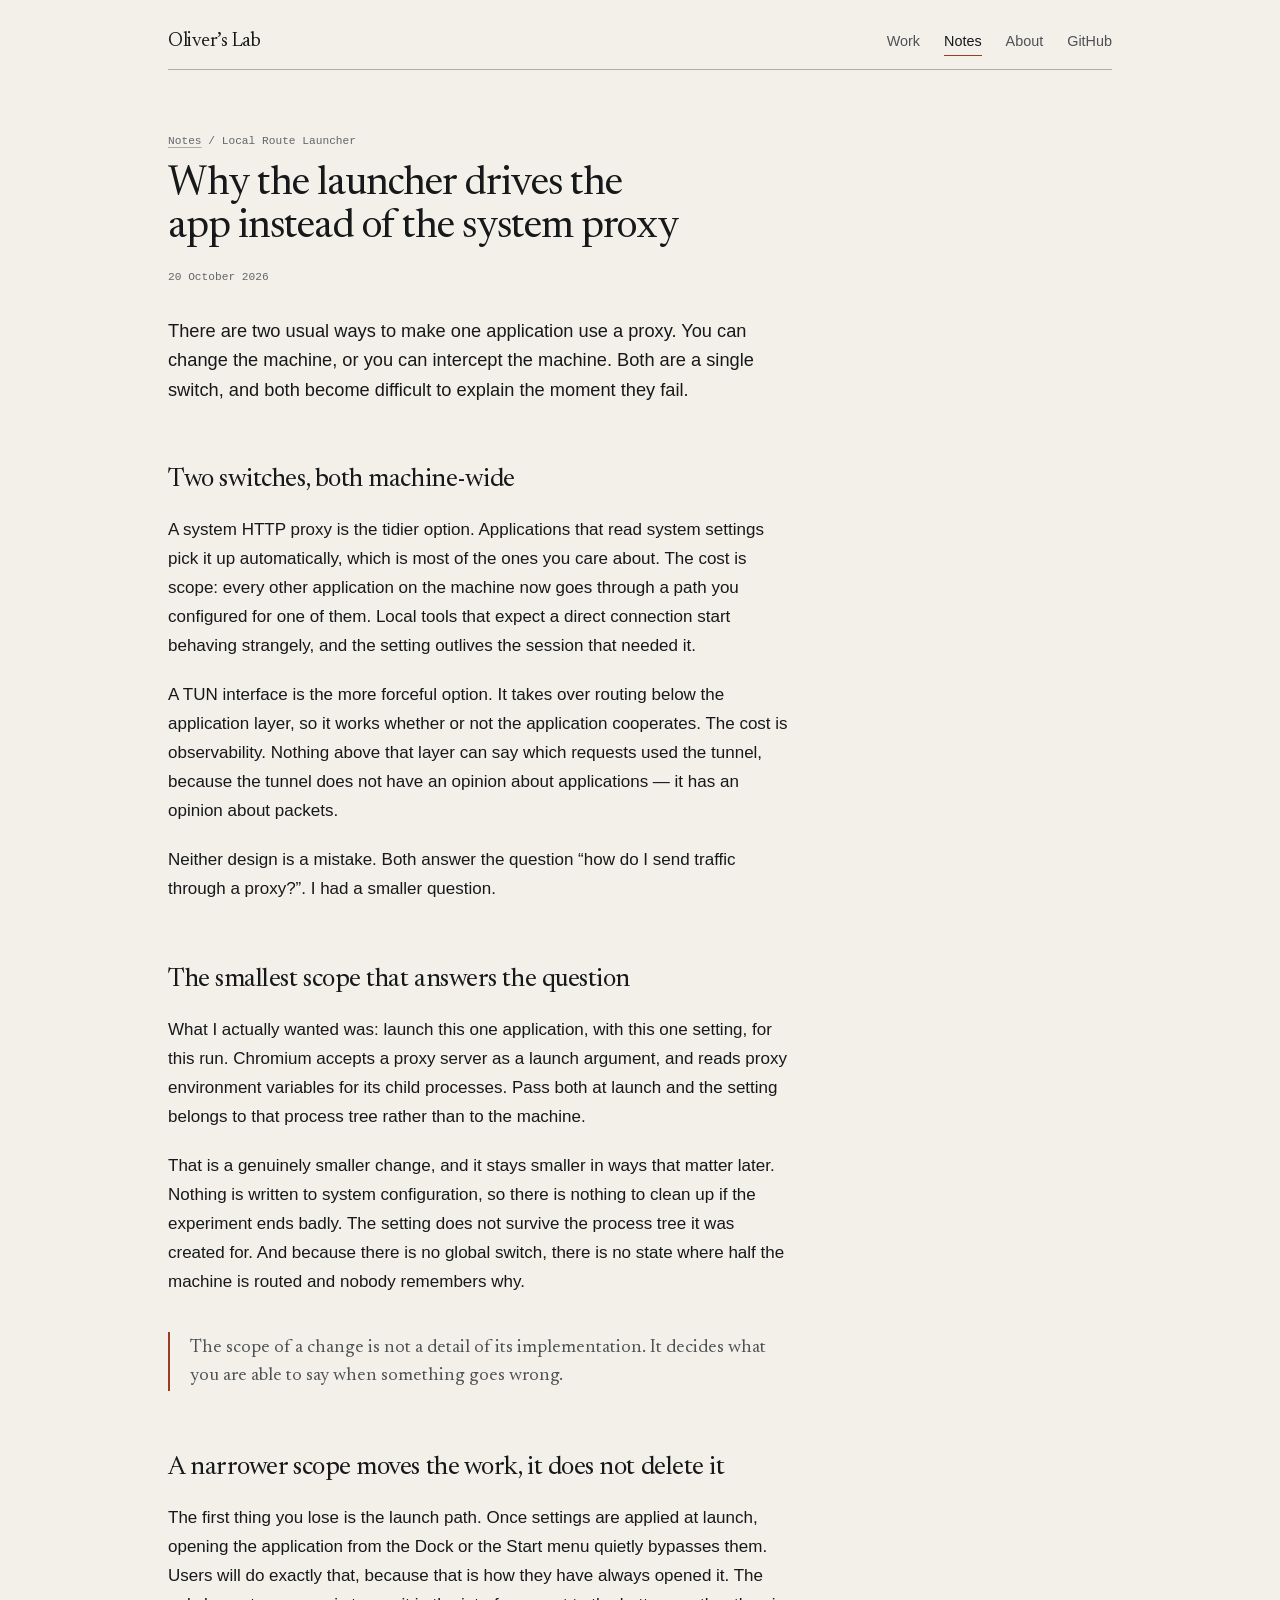
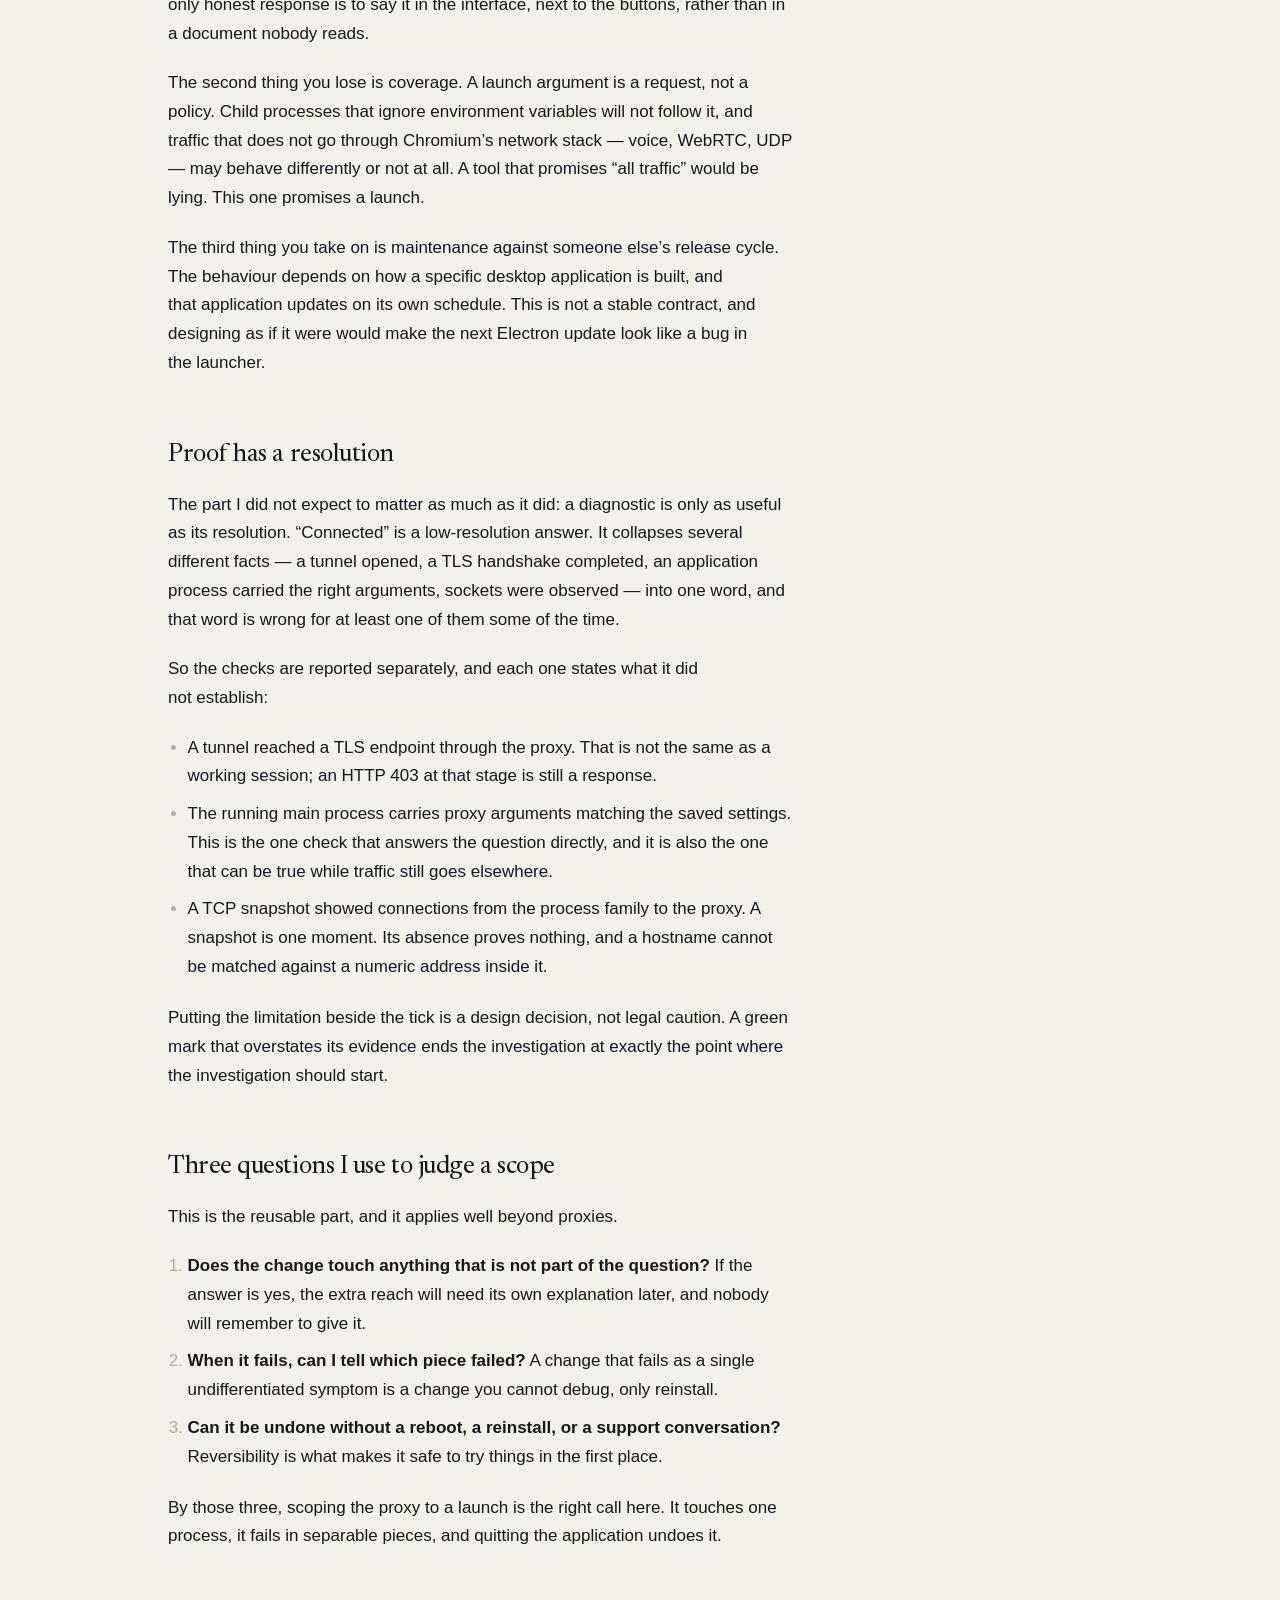
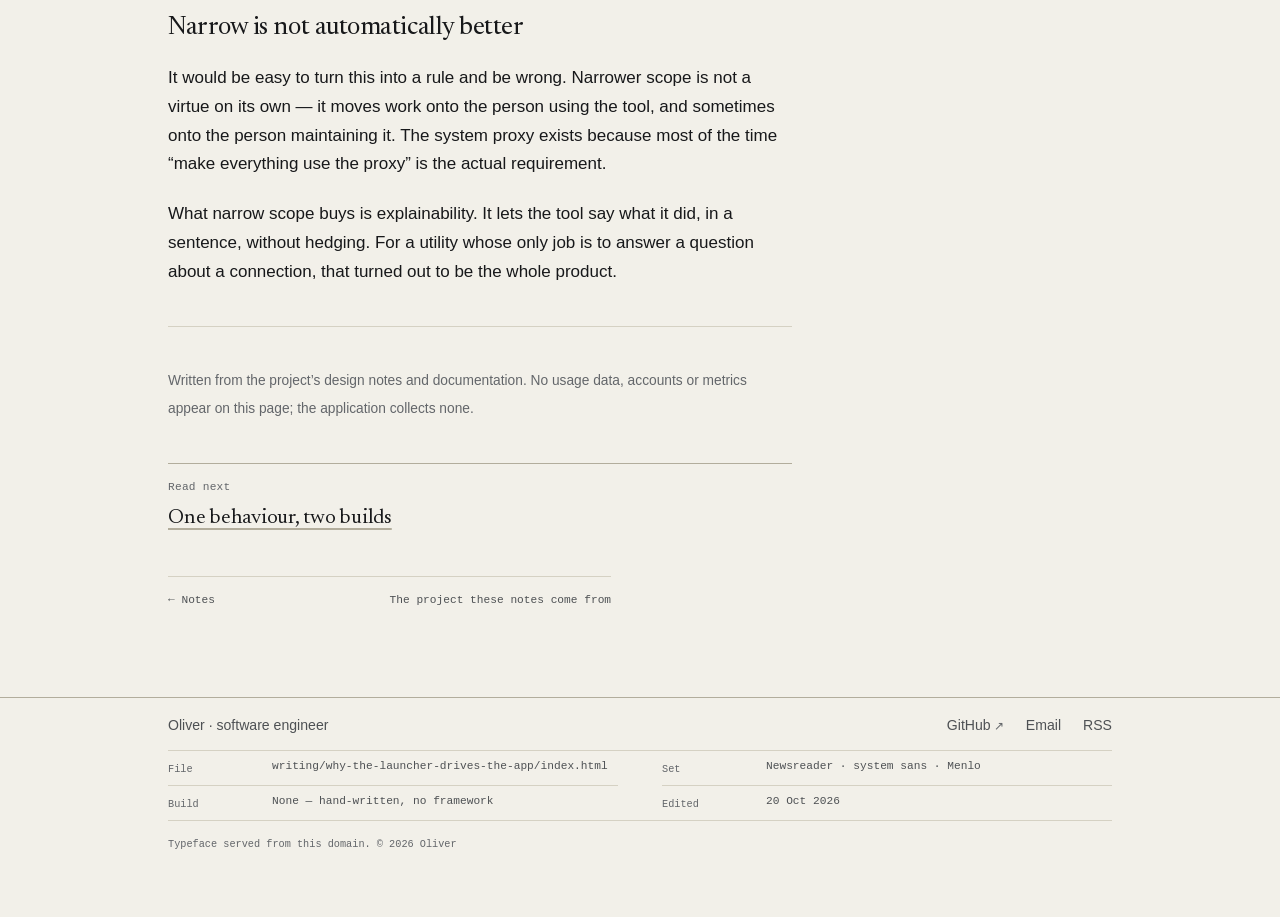
<file: writing/why-the-launcher-drives-the-app/index.html>
<!doctype html>
<html lang="en">
<head>
<meta charset="utf-8">
<meta name="viewport" content="width=device-width, initial-scale=1">
<title>Why the launcher drives the app instead of the system proxy — Oliver’s Lab</title>
<meta name="description" content="A machine-wide proxy switch is one click and fails where you cannot see it. Scoping the same setting to a single process is more work to build and far easier to reason about.">
<link rel="canonical" href="https://oliver804.github.io/writing/why-the-launcher-drives-the-app/">
<meta name="robots" content="index, follow, max-image-preview:large">
<meta name="theme-color" content="#f2f0e9">
<meta property="og:type" content="article">
<meta property="og:site_name" content="Oliver’s Lab">
<meta property="og:title" content="Why the launcher drives the app instead of the system proxy">
<meta property="og:description" content="On scoping a change as narrowly as the problem, and what a narrower scope costs.">
<meta property="og:url" content="https://oliver804.github.io/writing/why-the-launcher-drives-the-app/">
<meta property="og:locale" content="en_US">
<meta property="og:image" content="https://oliver804.github.io/assets/img/og-card.png">
<meta name="twitter:card" content="summary_large_image">
<meta property="article:published_time" content="2026-10-20T09:00:00+00:00">
<meta property="article:author" content="Oliver">
<meta name="author" content="Oliver">
<meta property="og:image:alt" content="Why the launcher drives the app instead of the system proxy">
<meta name="twitter:title" content="Why the launcher drives the app instead of the system proxy">
<meta name="twitter:description" content="A machine-wide proxy switch is one click and fails where you cannot see it. Scoping the same setting to a single process is more work to build and far easier to reason about.">
<meta name="twitter:image" content="https://oliver804.github.io/assets/img/og-card.png">
<meta name="twitter:image:alt" content="Why the launcher drives the app instead of the system proxy">
<script type="application/ld+json">
{
  "@context": "https://schema.org",
  "@type": "TechArticle",
  "@id": "https://oliver804.github.io/writing/why-the-launcher-drives-the-app/#article",
  "headline": "Why the launcher drives the app instead of the system proxy",
  "description": "A system-wide proxy setting is a global promise about every connection on the machine. Passing the proxy to one launch is a narrower claim, and the narrower one is easier to check.",
  "url": "https://oliver804.github.io/writing/why-the-launcher-drives-the-app/",
  "mainEntityOfPage": {
    "@type": "WebPage",
    "@id": "https://oliver804.github.io/writing/why-the-launcher-drives-the-app/"
  },
  "datePublished": "2026-10-20T09:00:00+00:00",
  "dateModified": "2026-10-20T09:00:00+00:00",
  "inLanguage": "en",
  "image": "https://oliver804.github.io/assets/img/og-card.png",
  "keywords": [
    "software engineering",
    "proxy",
    "desktop tooling"
  ],
  "author": {
    "@id": "https://oliver804.github.io/#person"
  },
  "publisher": {
    "@id": "https://oliver804.github.io/#person"
  },
  "isPartOf": {
    "@id": "https://oliver804.github.io/writing/#blog"
  }
}
</script>
<link rel="icon" href="/assets/img/favicon.svg" type="image/svg+xml">
<link rel="alternate" type="application/rss+xml" title="Oliver’s Lab — notes" href="/feed.xml">
<link rel="preload" href="/assets/fonts/newsreader-roman.woff2" as="font" type="font/woff2" crossorigin>
<link rel="stylesheet" href="/assets/css/style.css">
<!-- Analytics: Google Analytics 4 + Microsoft Clarity. Copy this whole block into every new page. -->
<script async src="https://www.googletagmanager.com/gtag/js?id=G-472VKF5Y95"></script>
<script>
window.dataLayer = window.dataLayer || [];
function gtag(){dataLayer.push(arguments);}
gtag('js', new Date());
gtag('config', 'G-472VKF5Y95');
</script>
<script type="text/javascript">
(function(c,l,a,r,i,t,y){
c[a]=c[a]||function(){(c[a].q=c[a].q||[]).push(arguments)};
t=l.createElement(r);t.async=1;t.src="https://www.clarity.ms/tag/"+i;
y=l.getElementsByTagName(r)[0];y.parentNode.insertBefore(t,y);
})(window, document, "clarity", "script", "z0l2ymgxa3");
</script>
</head>
<body>

<a class="skip" href="#main">Skip to content</a>

<header class="site-head">
  <div class="wrap">
    <div class="masthead">
      <a class="brand" href="/">Oliver’s Lab</a>
      <nav class="nav" aria-label="Primary">
        <a href="/projects/">Work</a>
        <a href="/writing/" aria-current="page">Notes</a>
        <a href="/about/">About</a>
        <a href="https://github.com/oliver804">GitHub</a>
      </nav>
    </div>
  </div>
</header>

<main id="main">

  <article>
    <header class="article-head">
      <div class="wrap">
        <p class="kicker"><a href="/writing/">Notes</a> / Local Route Launcher</p>
        <h1>Why the launcher drives the app instead of the system proxy</h1>
        <p class="article-meta"><span><time datetime="2026-10-20">20 October 2026</time></span></p>
      </div>
    </header>

    <div class="wrap">
      <div class="article-body">
            <p>There are two usual ways to make one application use a proxy. You can change the machine, or you can intercept the machine. Both are a single switch, and both become difficult to explain the moment they fail.</p>

            <h2>Two switches, both machine-wide</h2>
            <p>A system HTTP proxy is the tidier option. Applications that read system settings pick it up automatically, which is most of the ones you care about. The cost is scope: every other application on the machine now goes through a path you configured for one of them. Local tools that expect a direct connection start behaving strangely, and the setting outlives the session that needed it.</p>
            <p>A TUN interface is the more forceful option. It takes over routing below the application layer, so it works whether or not the application cooperates. The cost is observability. Nothing above that layer can say which requests used the tunnel, because the tunnel does not have an opinion about applications — it has an opinion about packets.</p>
            <p>Neither design is a mistake. Both answer the question “how do I send traffic through a proxy?”. I had a smaller question.</p>

            <h2>The smallest scope that answers the question</h2>
            <p>What I actually wanted was: launch this one application, with this one setting, for this run. Chromium accepts a proxy server as a launch argument, and reads proxy environment variables for its child processes. Pass both at launch and the setting belongs to that process tree rather than to the machine.</p>
            <p>That is a genuinely smaller change, and it stays smaller in ways that matter later. Nothing is written to system configuration, so there is nothing to clean up if the experiment ends badly. The setting does not survive the process tree it was created for. And because there is no global switch, there is no state where half the machine is routed and nobody remembers why.</p>
            <blockquote>The scope of a change is not a detail of its implementation. It decides what you are able to say when something goes wrong.</blockquote>

            <h2>A narrower scope moves the work, it does not delete it</h2>
            <p>The first thing you lose is the launch path. Once settings are applied at launch, opening the application from the Dock or the Start menu quietly bypasses them. Users will do exactly that, because that is how they have always opened it. The only honest response is to say it in the interface, next to the buttons, rather than in a document nobody reads.</p>
            <p>The second thing you lose is coverage. A launch argument is a request, not a policy. Child processes that ignore environment variables will not follow it, and traffic that does not go through Chromium’s network stack — voice, WebRTC, UDP — may behave differently or not at all. A tool that promises “all traffic” would be lying. This one promises a launch.</p>
            <p>The third thing you take on is maintenance against someone else’s release cycle. The behaviour depends on how a specific desktop application is built, and that application updates on its own schedule. This is not a stable contract, and designing as if it were would make the next Electron update look like a bug in the launcher.</p>

            <h2>Proof has a resolution</h2>
            <p>The part I did not expect to matter as much as it did: a diagnostic is only as useful as its resolution. “Connected” is a low-resolution answer. It collapses several different facts — a tunnel opened, a TLS handshake completed, an application process carried the right arguments, sockets were observed — into one word, and that word is wrong for at least one of them some of the time.</p>
            <p>So the checks are reported separately, and each one states what it did not establish:</p>
            <ul>
              <li>A tunnel reached a TLS endpoint through the proxy. That is not the same as a working session; an HTTP 403 at that stage is still a response.</li>
              <li>The running main process carries proxy arguments matching the saved settings. This is the one check that answers the question directly, and it is also the one that can be true while traffic still goes elsewhere.</li>
              <li>A TCP snapshot showed connections from the process family to the proxy. A snapshot is one moment. Its absence proves nothing, and a hostname cannot be matched against a numeric address inside it.</li>
            </ul>
            <p>Putting the limitation beside the tick is a design decision, not legal caution. A green mark that overstates its evidence ends the investigation at exactly the point where the investigation should start.</p>

            <h2>Three questions I use to judge a scope</h2>
            <p>This is the reusable part, and it applies well beyond proxies.</p>
            <ol>
              <li><strong>Does the change touch anything that is not part of the question?</strong> If the answer is yes, the extra reach will need its own explanation later, and nobody will remember to give it.</li>
              <li><strong>When it fails, can I tell which piece failed?</strong> A change that fails as a single undifferentiated symptom is a change you cannot debug, only reinstall.</li>
              <li><strong>Can it be undone without a reboot, a reinstall, or a support conversation?</strong> Reversibility is what makes it safe to try things in the first place.</li>
            </ol>
            <p>By those three, scoping the proxy to a launch is the right call here. It touches one process, it fails in separable pieces, and quitting the application undoes it.</p>

            <h2>Narrow is not automatically better</h2>
            <p>It would be easy to turn this into a rule and be wrong. Narrower scope is not a virtue on its own — it moves work onto the person using the tool, and sometimes onto the person maintaining it. The system proxy exists because most of the time “make everything use the proxy” is the actual requirement.</p>
            <p>What narrow scope buys is explainability. It lets the tool say what it did, in a sentence, without hedging. For a utility whose only job is to answer a question about a connection, that turned out to be the whole product.</p>

            <hr>
            <p><small>Written from the project’s design notes and documentation. No usage data, accounts or metrics appear on this page; the application collects none.</small></p>
          </div>

      <aside class="article-next">
        <p class="mono">Read next</p>
        <a href="/writing/one-behaviour-two-builds/">One behaviour, two builds</a>
      </aside>

      <div class="article-foot">
        <a href="/writing/">← Notes</a>
        <a href="/projects/local-route-launcher/">The project these notes come from</a>
      </div>
    </div>
  </article>

</main>

<footer class="site-foot">
  <div class="wrap">
    <div class="foot-nav">
      <span>Oliver · software engineer</span>
      <nav class="foot-links" aria-label="Footer">
        <a class="ext" href="https://github.com/oliver804">GitHub</a>
        <a href="mailto:oliver804x@gmail.com">Email</a>
        <a href="/feed.xml">RSS</a>
      </nav>
    </div>
    <dl class="tblock">
      <div><dt>File</dt><dd>writing/why-the-launcher-drives-the-app/index.html</dd></div>
      <div><dt>Set</dt><dd>Newsreader · system sans · Menlo</dd></div>
      <div><dt>Build</dt><dd>None — hand-written, no framework</dd></div>
      <div><dt>Edited</dt><dd><time datetime="2026-10-20">20 Oct 2026</time></dd></div>
    </dl>
    <p class="colophon">Typeface served from this domain. © 2026 Oliver</p>
  </div>
</footer>

</body>
</html>
</file>
<file: assets/css/style.css>
@charset "utf-8";

/* ==========================================================================
   Oliver's Lab — single stylesheet
   A work record, not a magazine. Four patterns only:
   record (a item of work in a numbered column), spec (data table),
   fig (plate + numbered caption), list (one-line rows).
   Two supporting rows — caps (label + paragraph) and faq (question + answer)
   — use the same grid and rules as spec. No framework, no build step.
   ========================================================================== */

/* Self-hosted typeface. Latin subset, variable weight 200–600.
   Newsreader by Production Type — SIL Open Font License 1.1. */
@font-face {
  font-family: "Newsreader";
  src: url("/assets/fonts/newsreader-roman.woff2") format("woff2");
  font-weight: 200 600;
  font-style: normal;
  font-display: swap;
  unicode-range: U+0000-00FF, U+0131, U+0152-0153, U+02BB-02BC, U+02C6, U+02DA,
    U+02DC, U+0304, U+0308, U+0329, U+2000-206F, U+20AC, U+2122, U+2191, U+2193,
    U+2212, U+2215, U+FEFF, U+FFFD;
}

@font-face {
  font-family: "Newsreader";
  src: url("/assets/fonts/newsreader-italic.woff2") format("woff2");
  font-weight: 200 600;
  font-style: italic;
  font-display: swap;
  unicode-range: U+0000-00FF, U+0131, U+0152-0153, U+02BB-02BC, U+02C6, U+02DA,
    U+02DC, U+0304, U+0308, U+0329, U+2000-206F, U+20AC, U+2122, U+2191, U+2193,
    U+2212, U+2215, U+FEFF, U+FFFD;
}

:root {
  color-scheme: light;

  /* Paper, ink, and one annotation colour. Nothing else. */
  --paper: #f2f0e9;
  --paper-2: #e8e4d7;
  --ink: #17181a;
  --ink-2: #4e5154;
  --ink-3: #63666a;
  --rule: #d5d1c3;
  --rule-2: #b2ad9c;
  --mark: #9b3a25;

  --sans: -apple-system, BlinkMacSystemFont, "Segoe UI", "Helvetica Neue",
    "PingFang SC", "Hiragino Sans GB", "Microsoft YaHei", sans-serif;
  --serif: "Newsreader", "Iowan Old Style", "Palatino Linotype", Palatino,
    Georgia, "Songti SC", serif;
  --mono: ui-monospace, SFMono-Regular, "SF Mono", Menlo, Consolas,
    "Liberation Mono", monospace;

  --page: 1064px;
  --gutter: clamp(20px, 5vw, 60px);
  --num: 56px;
  --measure: 66ch;
}

*,
*::before,
*::after {
  box-sizing: border-box;
}

html {
  -webkit-text-size-adjust: 100%;
  scroll-behavior: smooth;
}

body {
  margin: 0;
  background: var(--paper);
  color: var(--ink);
  font-family: var(--sans);
  font-size: 1.0625rem;
  line-height: 1.62;
  -webkit-font-smoothing: antialiased;
  text-rendering: optimizeLegibility;
}

::selection {
  background: #ddd8c6;
  color: var(--ink);
}

img {
  max-width: 100%;
  height: auto;
  display: block;
}

a {
  color: inherit;
  text-decoration: none;
}

:focus-visible {
  outline: 2px solid var(--mark);
  outline-offset: 3px;
}

/* ---------- type ---------- */

h1,
h2,
h3 {
  font-family: var(--serif);
  font-weight: 400;
  font-variation-settings: "opsz" 40;
  letter-spacing: -0.018em;
  text-wrap: balance;
  margin: 0;
}

p {
  margin: 0 0 1.2em;
  text-wrap: pretty;
}

p:last-child {
  margin-bottom: 0;
}

strong {
  font-weight: 600;
}

em {
  font-style: italic;
}

.small {
  font-size: 0.9rem;
  line-height: 1.6;
  color: var(--ink-2);
  max-width: 58ch;
}

.mono {
  font-family: var(--mono);
  font-size: 0.7rem;
  letter-spacing: 0.02em;
  color: var(--ink-3);
}

.prose {
  max-width: var(--measure);
}

code {
  font-family: var(--mono);
  font-size: 0.86em;
  background: var(--paper-2);
  border: 1px solid var(--rule);
  padding: 1px 5px;
  white-space: nowrap;
}

/* ---------- links ---------- */

.link,
.prose a,
.article-body a {
  color: var(--ink);
  text-decoration: underline;
  text-decoration-color: var(--mark);
  text-decoration-thickness: 1px;
  text-underline-offset: 4px;
  transition: color 120ms ease;
}

.link:hover,
.prose a:hover,
.article-body a:hover {
  color: var(--mark);
}

.ext::after {
  content: " ↗";
  font-size: 0.82em;
  color: var(--ink-3);
}

/* ---------- layout ---------- */

.wrap {
  width: 100%;
  max-width: var(--page);
  margin-inline: auto;
  padding-inline: var(--gutter);
}

.sec {
  padding-top: clamp(40px, 5.6vw, 72px);
}

.sec--work {
  padding-top: clamp(44px, 5.4vw, 72px);
  padding-bottom: clamp(20px, 3vw, 34px);
}

/* The first section after a page title does not need a second opening. */
.page-head + .sec {
  padding-top: clamp(22px, 2.8vw, 34px);
}

.sec--notes {
  padding-top: clamp(36px, 4.4vw, 56px);
}

.sec-head {
  display: flex;
  align-items: baseline;
  justify-content: space-between;
  gap: 16px 28px;
  padding-bottom: 12px;
  border-bottom: 1px solid var(--rule-2);
  margin-bottom: 4px;
}

.sec-head h2 {
  font-size: clamp(1.35rem, 2.2vw, 1.6rem);
  line-height: 1.1;
}

.sec-note {
  font-family: var(--mono);
  font-size: 0.7rem;
  color: var(--ink-3);
  margin: 0;
  white-space: nowrap;
}

/* ---------- skip link ---------- */

.skip {
  position: absolute;
  left: -9999px;
  top: 0;
  background: var(--ink);
  color: var(--paper);
  padding: 12px 18px;
  font-family: var(--mono);
  font-size: 12px;
  z-index: 20;
}

.skip:focus {
  left: 12px;
  top: 12px;
}

/* ---------- masthead ---------- */

.site-head {
  padding-top: clamp(20px, 3vw, 30px);
}

.masthead {
  display: flex;
  align-items: baseline;
  justify-content: space-between;
  gap: 18px 32px;
  padding-bottom: 13px;
  border-bottom: 1px solid var(--rule-2);
}

.brand {
  font-family: var(--serif);
  font-size: clamp(1.08rem, 1.7vw, 1.22rem);
  line-height: 1.1;
  letter-spacing: -0.014em;
  white-space: nowrap;
}

.brand:hover {
  color: var(--mark);
}

.nav {
  display: flex;
  align-items: baseline;
  gap: clamp(14px, 2.2vw, 24px);
  font-size: 0.9rem;
  color: var(--ink-2);
}

.nav a {
  padding-bottom: 2px;
  border-bottom: 1px solid transparent;
  white-space: nowrap;
  transition: color 120ms ease, border-color 120ms ease;
}

.nav a:hover {
  color: var(--ink);
  border-bottom-color: var(--rule-2);
}

.nav a[aria-current="page"] {
  color: var(--ink);
  border-bottom-color: var(--mark);
}

/* ---------- opening ---------- */

.intro {
  padding-top: clamp(38px, 6vw, 68px);
  padding-bottom: clamp(6px, 1.4vw, 14px);
}

.intro h1 {
  max-width: 27ch;
  font-size: clamp(1.75rem, 3.5vw, 2.5rem);
  line-height: 1.14;
  letter-spacing: -0.024em;
}

.bio {
  margin-top: clamp(18px, 2.4vw, 26px);
  max-width: 62ch;
  color: var(--ink-2);
  font-size: 1.02rem;
  line-height: 1.66;
}

.statusline {
  display: flex;
  flex-wrap: wrap;
  gap: 4px 26px;
  margin-top: clamp(24px, 3.4vw, 36px);
  padding-top: 11px;
  border-top: 1px solid var(--rule);
  font-family: var(--mono);
  font-size: 0.7rem;
  line-height: 1.7;
  color: var(--ink-3);
  max-width: none;
}

.statusline b {
  font-weight: 400;
  color: var(--mark);
}

/* ---------- work record ---------- */

.work {
  list-style: none;
  margin: 0;
  padding: 0;
}

.work-item {
  display: grid;
  grid-template-columns: 34px minmax(0, 1fr);
  padding-block: clamp(30px, 4.2vw, 46px);
  border-bottom: 1px solid var(--rule);
}

.work-item:last-child {
  border-bottom: 0;
}

.work-num {
  font-family: var(--mono);
  font-size: 0.72rem;
  color: var(--ink-3);
  padding-top: 0.55em;
  transition: color 120ms ease;
}

.work-item:hover .work-num {
  color: var(--mark);
}

.work-main {
  min-width: 0;
}

.work-top {
  display: flex;
  align-items: baseline;
  justify-content: space-between;
  gap: 12px 24px;
}

.work-name {
  font-size: clamp(1.75rem, 3.9vw, 2.7rem);
  line-height: 1.02;
  letter-spacing: -0.028em;
}

.work-name a {
  transition: color 120ms ease;
}

.work-name a:hover {
  color: var(--mark);
}

.work-facts {
  margin: 10px 0 0;
  font-family: var(--mono);
  font-size: 0.7rem;
  line-height: 1.7;
  color: var(--ink-3);
}

.work-copy {
  margin-top: clamp(16px, 2vw, 22px);
  max-width: 58ch;
  color: var(--ink-2);
}

.work-copy p {
  margin-bottom: 0.9em;
}

.work-links {
  display: flex;
  flex-wrap: wrap;
  gap: 6px 22px;
  margin: 20px 0 0;
  font-size: 0.92rem;
}

.work-links a {
  text-decoration: underline;
  text-decoration-color: var(--mark);
  text-decoration-thickness: 1px;
  text-underline-offset: 4px;
}

.work-links a:hover {
  color: var(--mark);
}

.work-links a.is-muted {
  color: var(--ink-2);
  text-decoration-color: var(--rule-2);
}

.work-links a.is-muted:hover {
  color: var(--mark);
  text-decoration-color: var(--mark);
}

.work-main--split {
  display: grid;
  gap: 26px;
}

/* A project that should not compete with the one above it. */
.work-item--compact {
  padding-block: clamp(22px, 2.8vw, 30px);
}

.work-item--compact .work-name {
  font-size: 1.34rem;
  letter-spacing: -0.016em;
}

.work-item--compact .work-copy {
  margin-top: 8px;
  font-size: 0.97rem;
}

.work-item--compact .work-links {
  margin-top: 12px;
  font-size: 0.88rem;
}

/* Monospaced evidence line — stack, versions, dates. */
.stack {
  margin-top: 12px;
  line-height: 1.9;
}

/* ---------- list of one-line rows ---------- */

.notes {
  list-style: none;
  margin: 0;
  padding: 0;
}

.notes li {
  border-bottom: 1px solid var(--rule);
}

.notes a {
  display: grid;
  grid-template-columns: minmax(0, 1fr) auto;
  align-items: baseline;
  gap: 8px 24px;
  padding: 14px 0 15px;
}

.note-title {
  font-family: var(--serif);
  font-size: 1.08rem;
  line-height: 1.28;
  letter-spacing: -0.012em;
  transition: color 120ms ease;
}

.notes a:hover .note-title {
  color: var(--mark);
}

.note-date {
  font-family: var(--mono);
  font-size: 0.68rem;
  color: var(--ink-3);
  white-space: nowrap;
}

.note-dek {
  display: block;
  grid-column: 1 / 2;
  margin-top: 4px;
  font-size: 0.94rem;
  line-height: 1.6;
  color: var(--ink-2);
  max-width: 62ch;
}

.notes--roomy a {
  padding-block: 20px 21px;
}

.notes--roomy .note-title {
  font-size: clamp(1.12rem, 1.9vw, 1.3rem);
}

.notes-foot {
  margin-top: 16px;
}

/* ---------- spec ---------- */

.spec {
  margin: 0 0 clamp(26px, 3.4vw, 38px);
  border-top: 1px solid var(--rule-2);
  max-width: var(--measure);
}

.spec > div {
  display: grid;
  grid-template-columns: 118px minmax(0, 1fr);
  gap: 14px;
  padding: 9px 0;
  border-bottom: 1px solid var(--rule);
}

.spec dt {
  font-family: var(--mono);
  font-size: 0.66rem;
  color: var(--ink-3);
  padding-top: 3px;
}

.spec dd {
  margin: 0;
  font-family: var(--mono);
  font-size: 0.78rem;
  line-height: 1.6;
  color: var(--ink);
  overflow-wrap: break-word;
}

.spec dd a {
  text-decoration: underline;
  text-decoration-color: var(--rule-2);
  text-underline-offset: 3px;
}

.spec dd a:hover {
  color: var(--mark);
  text-decoration-color: var(--mark);
}

.spec--spaced {
  margin-top: 26px;
}

/* ---------- capability rows: label + one paragraph ---------- */

.caps {
  margin: 0;
  border-top: 1px solid var(--rule-2);
  max-width: var(--measure);
}

.caps > div {
  display: grid;
  grid-template-columns: minmax(0, 172px) minmax(0, 1fr);
  gap: 6px 28px;
  padding: 15px 0 16px;
  border-bottom: 1px solid var(--rule);
}

.caps dt {
  font-family: var(--serif);
  font-size: 1.02rem;
  line-height: 1.32;
  letter-spacing: -0.01em;
}

.caps dd {
  margin: 0;
  color: var(--ink-2);
  font-size: 0.96rem;
  line-height: 1.62;
}

/* ---------- question + answer ---------- */

.faq {
  margin: 0;
  max-width: var(--measure);
}

.faq > div {
  padding: 15px 0 16px;
  border-bottom: 1px solid var(--rule);
}

.faq > div:first-child {
  border-top: 1px solid var(--rule-2);
}

.faq dt {
  font-family: var(--serif);
  font-size: 1.04rem;
  line-height: 1.34;
  letter-spacing: -0.01em;
  margin-bottom: 6px;
}

.faq dd {
  margin: 0;
  color: var(--ink-2);
  font-size: 0.97rem;
  line-height: 1.62;
}

.faq dd p + p {
  margin-top: 0.7em;
}

/* ---------- figures ---------- */

.fig {
  margin: 0;
}

.fig img {
  width: 100%;
  border: 1px solid var(--rule-2);
  background: var(--paper-2);
}

.fig figcaption {
  margin-top: 9px;
  font-size: 0.76rem;
  line-height: 1.5;
  color: var(--ink-2);
  max-width: 48ch;
}

.fig-n {
  font-family: var(--mono);
  font-size: 0.62rem;
  color: var(--mark);
  margin-right: 7px;
}

.figpair {
  display: grid;
  gap: clamp(18px, 2.4vw, 26px);
  align-items: start;
  margin-bottom: clamp(26px, 3.4vw, 38px);
}

/* ---------- page head (inner pages) ---------- */

.page-head {
  padding-top: clamp(34px, 5.4vw, 62px);
  padding-bottom: clamp(14px, 2vw, 22px);
}

.page-head h1 {
  font-size: clamp(1.95rem, 4.4vw, 3rem);
  line-height: 1.04;
  letter-spacing: -0.026em;
  max-width: 24ch;
}

.page-head .mono {
  margin-bottom: 12px;
}

.page-head .lede {
  margin-top: 16px;
}

.lede {
  font-size: clamp(1.02rem, 1.4vw, 1.1rem);
  line-height: 1.62;
  max-width: 58ch;
  color: var(--ink-2);
}

/* ---------- long-form body ---------- */

.case {
  max-width: var(--measure);
}

.case h2 {
  font-size: clamp(1.32rem, 2.3vw, 1.58rem);
  margin: 2.2em 0 0.55em;
}

.case h2:first-child {
  margin-top: 0;
}

.case h3 {
  font-size: 1.12rem;
  margin: 1.9em 0 0.45em;
  letter-spacing: -0.012em;
}

.case h3:first-child {
  margin-top: 0;
}

.case p {
  line-height: 1.7;
}

.case ul {
  margin: 0 0 1.4em;
  padding-left: 1.05em;
}

.case li {
  margin-bottom: 0.55em;
  color: var(--ink-2);
  line-height: 1.65;
}

.case li::marker {
  color: var(--rule-2);
}

.case li strong {
  color: var(--ink);
  font-weight: 600;
}

/* ---------- article ---------- */

.article-head {
  padding-top: clamp(34px, 5.4vw, 62px);
  padding-bottom: clamp(20px, 2.6vw, 30px);
}

.kicker {
  font-family: var(--mono);
  font-size: 0.7rem;
  color: var(--ink-3);
  margin: 0 0 14px;
}

.kicker a {
  text-decoration: underline;
  text-decoration-color: var(--rule-2);
  text-underline-offset: 3px;
}

.kicker a:hover {
  color: var(--mark);
}

.article-head h1 {
  font-size: clamp(1.7rem, 3.6vw, 2.5rem);
  line-height: 1.07;
  letter-spacing: -0.026em;
  max-width: 28ch;
}

.article-meta {
  margin-top: 18px;
  font-family: var(--mono);
  font-size: 0.7rem;
  color: var(--ink-3);
}

.article-meta span + span::before {
  content: " · ";
  color: var(--rule-2);
  white-space: pre;
}

.article-body {
  max-width: var(--measure);
  font-size: 1.0625rem;
  line-height: 1.7;
}

.article-body > p:first-child {
  font-size: 1.14rem;
  line-height: 1.6;
  color: var(--ink);
}

.article-body h2 {
  font-size: clamp(1.32rem, 2.3vw, 1.58rem);
  margin: 2.2em 0 0.55em;
}

.article-body h3 {
  font-size: 1.08rem;
  margin: 1.9em 0 0.5em;
}

.article-body ul,
.article-body ol {
  margin: 0 0 1.3em;
  padding-left: 1.15em;
}

.article-body li {
  margin-bottom: 0.5em;
}

.article-body li::marker {
  color: var(--rule-2);
}

.article-body blockquote {
  margin: 1.9em 0;
  padding: 2px 0 2px 20px;
  border-left: 2px solid var(--mark);
  color: var(--ink-2);
  font-family: var(--serif);
  font-size: 1.16rem;
  line-height: 1.5;
}

.article-body blockquote p {
  margin-bottom: 0.55em;
}

.article-body pre {
  margin: 0 0 1.4em;
  padding: 15px 17px;
  overflow-x: auto;
  background: var(--paper-2);
  border: 1px solid var(--rule);
}

.article-body pre code {
  background: none;
  border: 0;
  padding: 0;
  font-size: 0.8rem;
  line-height: 1.65;
}

.article-body hr {
  border: 0;
  border-top: 1px solid var(--rule);
  margin: 2.3em 0;
}

.article-body small {
  font-size: 0.86rem;
  line-height: 1.6;
  color: var(--ink-3);
}

.article-next {
  max-width: var(--measure);
  margin-top: clamp(28px, 3.6vw, 40px);
  padding-top: 14px;
  border-top: 1px solid var(--rule-2);
}

.article-next .mono {
  display: block;
  margin-bottom: 7px;
}

.article-next a {
  font-family: var(--serif);
  font-size: clamp(1.1rem, 1.8vw, 1.3rem);
  line-height: 1.25;
  letter-spacing: -0.012em;
  text-decoration: underline;
  text-decoration-color: var(--rule-2);
  text-underline-offset: 5px;
}

.article-next a:hover {
  color: var(--mark);
  text-decoration-color: var(--mark);
}

.article-foot {
  margin-top: clamp(30px, 3.8vw, 44px);
  padding-top: 14px;
  border-top: 1px solid var(--rule);
  display: flex;
  flex-wrap: wrap;
  justify-content: space-between;
  gap: 10px 24px;
  font-family: var(--mono);
  font-size: 0.7rem;
  color: var(--ink-2);
  max-width: var(--measure);
}

.article-foot a:hover {
  color: var(--mark);
}

/* ---------- actions ---------- */

.actions {
  display: flex;
  flex-wrap: wrap;
  gap: 8px 24px;
  margin-top: 26px;
  font-size: 0.92rem;
}

.actions a {
  text-decoration: underline;
  text-decoration-color: var(--mark);
  text-underline-offset: 4px;
}

.actions a:hover {
  color: var(--mark);
}

.actions a.is-muted {
  color: var(--ink-2);
  text-decoration-color: var(--rule-2);
}

.actions a.is-muted:hover {
  color: var(--mark);
  text-decoration-color: var(--mark);
}

/* ---------- footer: drawing title block ---------- */

.site-foot {
  margin-top: clamp(48px, 7vw, 88px);
  border-top: 1px solid var(--rule-2);
  padding-bottom: clamp(42px, 6vw, 64px);
}

.foot-nav {
  display: flex;
  flex-wrap: wrap;
  justify-content: space-between;
  gap: 10px 28px;
  padding: 16px 0 14px;
  border-bottom: 1px solid var(--rule);
  font-size: 0.88rem;
  color: var(--ink-2);
}

.foot-nav a:hover {
  color: var(--mark);
}

.foot-links {
  display: flex;
  flex-wrap: wrap;
  gap: 8px 22px;
}

.tblock {
  display: grid;
  grid-template-columns: minmax(0, 1fr);
  margin: 0;
  border-bottom: 1px solid var(--rule);
}

.tblock > div {
  display: grid;
  grid-template-columns: 92px minmax(0, 1fr);
  gap: 12px;
  padding: 7px 0;
  border-top: 1px solid var(--rule);
}

.tblock > div:first-child {
  border-top: 0;
}

.tblock dt {
  font-family: var(--mono);
  font-size: 0.64rem;
  color: var(--ink-3);
  padding-top: 3px;
}

.tblock dd {
  margin: 0;
  font-family: var(--mono);
  font-size: 0.7rem;
  line-height: 1.6;
  color: var(--ink-2);
}

.colophon {
  margin-top: 14px;
  font-family: var(--mono);
  font-size: 0.64rem;
  line-height: 1.8;
  color: var(--ink-3);
}

/* ---------- 404 ---------- */

.notfound {
  padding-block: clamp(64px, 11vw, 130px);
  max-width: 46ch;
}

.notfound .kicker {
  color: var(--mark);
}

.notfound h1 {
  font-size: clamp(1.9rem, 4.4vw, 2.8rem);
  line-height: 1.06;
  margin-bottom: 16px;
}

.notfound p {
  color: var(--ink-2);
  max-width: 44ch;
  margin-bottom: 22px;
}

/* ---------- responsive ---------- */

@media (min-width: 760px) {
  .work-item {
    grid-template-columns: var(--num) minmax(0, 1fr);
  }

  .work-main--split {
    grid-template-columns: minmax(0, 1fr) 286px;
    gap: 44px;
    align-items: start;
  }

  .figpair {
    grid-template-columns: 1.1fr 0.9fr;
  }

  .tblock {
    grid-template-columns: repeat(2, minmax(0, 1fr));
    column-gap: 44px;
  }

  .tblock > div:nth-child(2) {
    border-top: 0;
  }
}

@media (max-width: 620px) {
  .masthead {
    flex-direction: column;
    align-items: flex-start;
    gap: 12px;
  }

  .nav {
    flex-wrap: wrap;
  }

  .caps > div {
    grid-template-columns: minmax(0, 1fr);
    gap: 4px;
  }

  .sec-head {
    flex-direction: column;
    gap: 6px;
  }

  .sec-note {
    white-space: normal;
  }

  .work-top {
    display: block;
  }

  .spec > div {
    grid-template-columns: 96px minmax(0, 1fr);
    gap: 10px;
  }

  .foot-nav {
    flex-direction: column;
  }
}

/* ---------- preferences ---------- */

@media (prefers-reduced-motion: reduce) {
  html {
    scroll-behavior: auto;
  }

  *,
  *::before,
  *::after {
    transition-duration: 0.01ms !important;
    animation-duration: 0.01ms !important;
  }
}

@media print {
  .site-head,
  .site-foot,
  .article-foot,
  .skip,
  .statusline {
    display: none;
  }

  body {
    background: #fff;
    font-size: 11pt;
  }

  .article-body,
  .case {
    max-width: none;
  }
}
</file>
